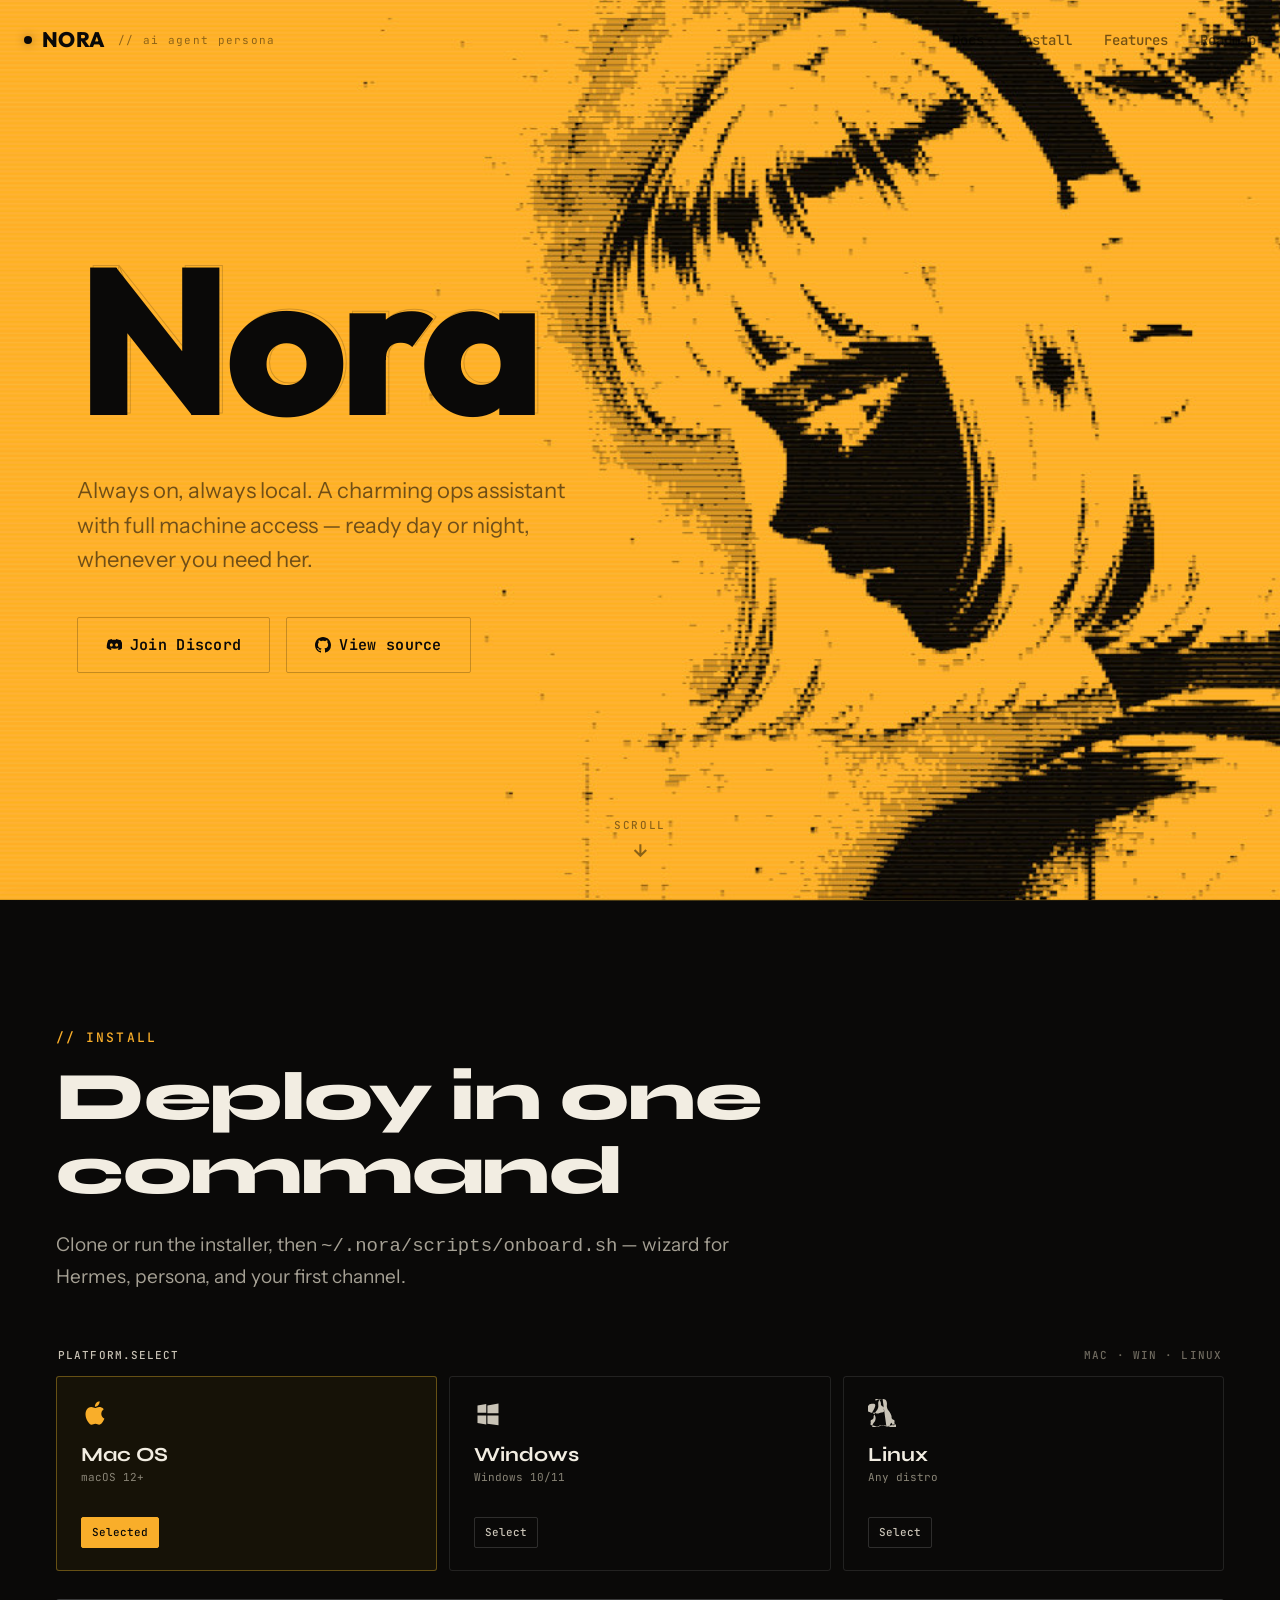
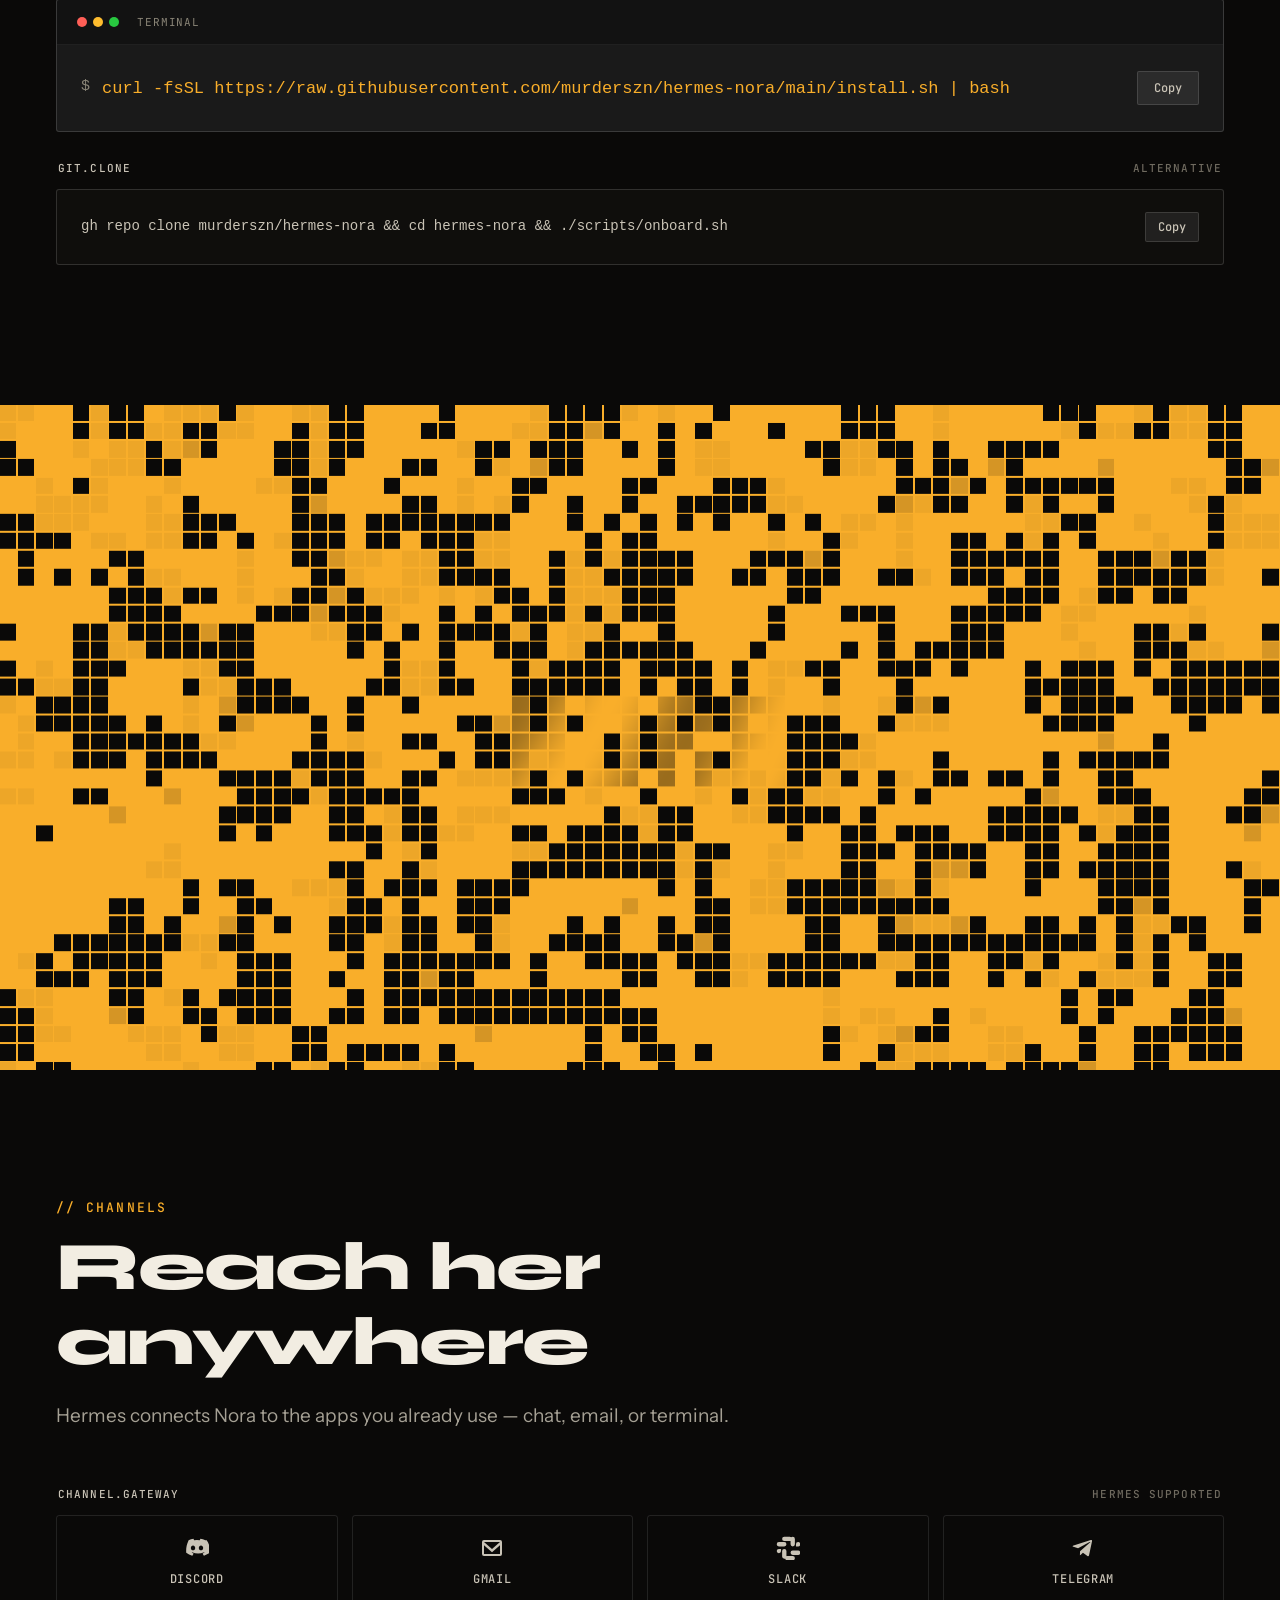
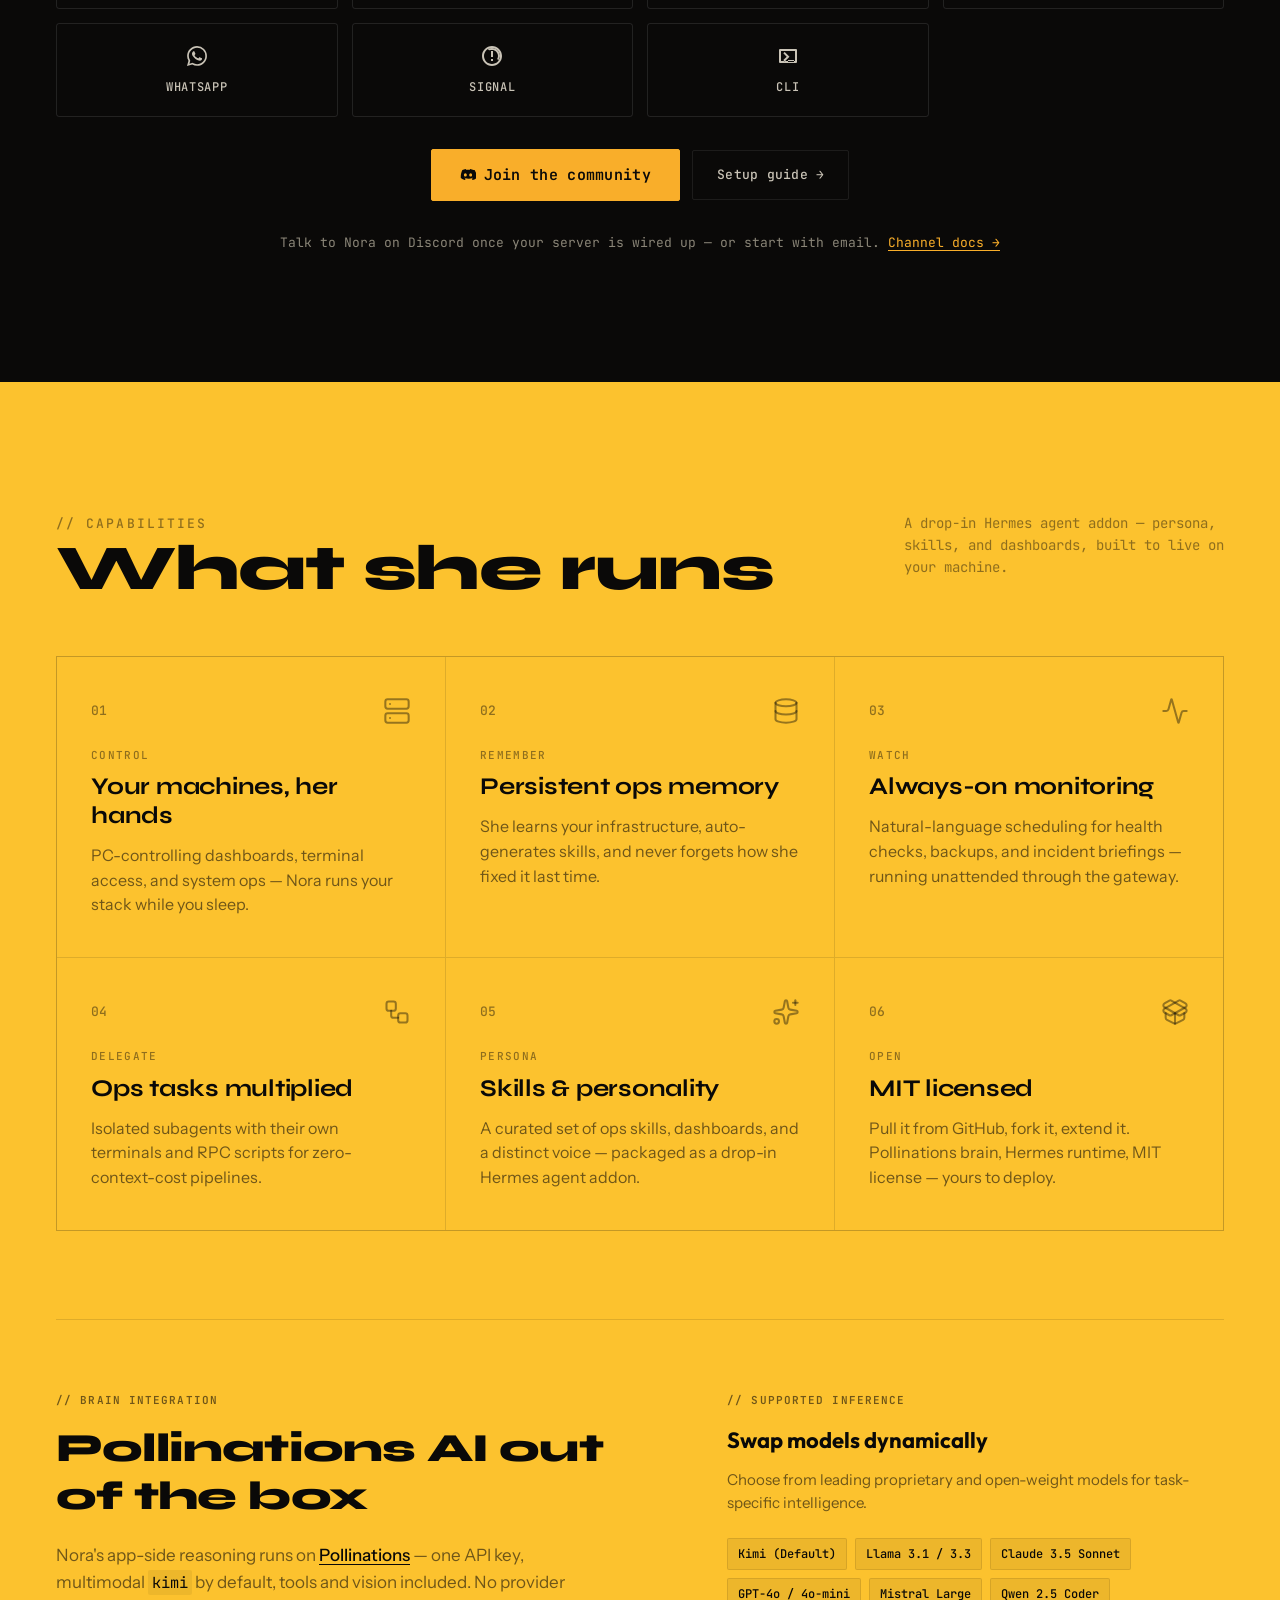
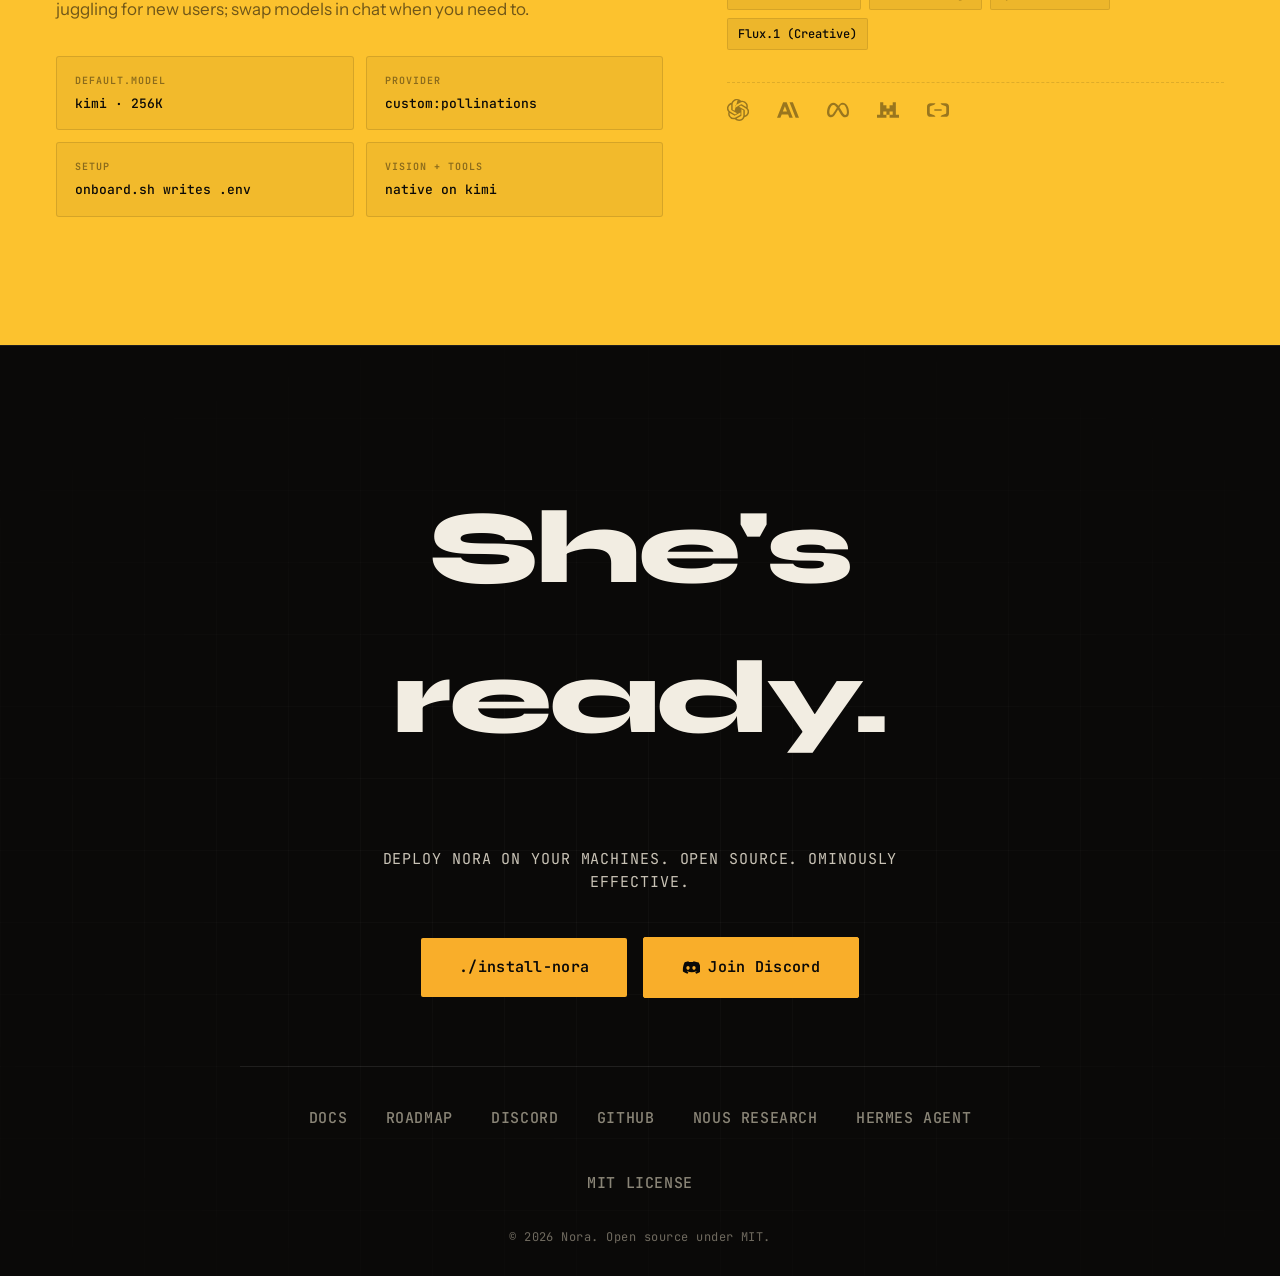
<file: website/index.html>
<!DOCTYPE html>
<html lang="en" id="top">
<head>
  <meta charset="UTF-8">
  <meta name="viewport" content="width=device-width, initial-scale=1.0">
  <title>Nora | Hermes Agent Ops Persona</title>
  <meta name="description" content="Nora — a charming, always-on Hermes agent persona with local machine access, ops tools, and skills. MIT licensed.">
  <meta name="keywords" content="Nora, Hermes Agent, AI agent, ops assistant, local AI, Nous Research, machine control, MIT open source">
  <meta name="author" content="Nora">
  <meta name="robots" content="index, follow">
  <meta name="theme-color" content="#fcc22e">
  <link rel="canonical" href="https://murderszn.github.io/hermes-nora/">
  <meta property="og:title" content="Nora | Hermes Agent Ops Persona">
  <meta property="og:description" content="Always on, always local. A charming ops assistant with full machine access — ready day or night.">
  <meta property="og:type" content="website">
  <meta property="og:url" content="https://murderszn.github.io/hermes-nora/">
  <meta property="og:site_name" content="Nora">
  <meta property="og:locale" content="en_US">
  <meta property="og:image" content="https://murderszn.github.io/hermes-nora/public/hero-bg.jpg">
  <meta name="twitter:card" content="summary_large_image">
  <meta name="twitter:title" content="Nora | Hermes Agent Ops Persona">
  <meta name="twitter:description" content="Always on, always local. A charming Hermes agent addon with full machine access. MIT licensed.">
  <meta name="twitter:image" content="https://murderszn.github.io/hermes-nora/public/hero-bg.jpg">
  <link rel="icon" href="public/favicon.svg" type="image/svg+xml">
  <link rel="apple-touch-icon" href="public/apple-touch-icon.png">
  <link rel="manifest" href="public/site.webmanifest">
  <link rel="preload" as="image" href="public/hero-bg.jpg">
  <link rel="preconnect" href="https://fonts.googleapis.com">
  <link rel="preconnect" href="https://fonts.gstatic.com" crossorigin>
  <link href="https://fonts.googleapis.com/css2?family=Instrument+Sans:wght@400;500;600;700&family=JetBrains+Mono:wght@400;500;600&family=Outfit:wght@700;800&family=Syne:wght@700;800&display=swap" rel="stylesheet">
  <link rel="stylesheet" href="styles.css?v=43">
  <script type="application/ld+json">
  {
    "@context": "https://schema.org",
    "@type": "SoftwareApplication",
    "name": "Nora",
    "applicationCategory": "DeveloperApplication",
    "operatingSystem": "macOS, Windows, Linux",
    "description": "A charming, always-on Hermes agent persona with local machine access, ops tools, and skills.",
    "url": "https://murderszn.github.io/hermes-nora/",
    "image": "https://murderszn.github.io/hermes-nora/public/hero-bg.jpg",
    "license": "https://opensource.org/licenses/MIT",
    "offers": { "@type": "Offer", "price": "0", "priceCurrency": "USD" }
  }
  </script>
</head>
<body>
  <svg xmlns="http://www.w3.org/2000/svg" style="display:none" aria-hidden="true">
    <symbol id="icon-discord" viewBox="0 0 24 24"><path fill="currentColor" d="M20.32 4.37a19.8 19.8 0 0 0-4.93-1.52.07.07 0 0 0-.07.04c-.21.38-.45.88-.62 1.27a18.3 18.3 0 0 0-5.5 0 12.6 12.6 0 0 0-.63-1.27.08.08 0 0 0-.07-.04 19.7 19.7 0 0 0-4.93 1.52.07.07 0 0 0-.03.03C1.45 8.55.98 12.58 1.21 16.57a.08.08 0 0 0 .03.06 19.9 19.9 0 0 0 5.99 3.03.08.08 0 0 0 .08-.03c.46-.63.87-1.3 1.22-2a.08.08 0 0 0-.04-.11 13.1 13.1 0 0 1-1.87-.9.08.08 0 0 1-.01-.13c.13-.1.26-.2.38-.3a.08.08 0 0 1 .08-.01c3.93 1.8 8.18 1.8 12.07 0a.08.08 0 0 1 .08.01c.12.1.25.2.38.3a.08.08 0 0 1-.01.12 12.3 12.3 0 0 1-1.88.91.08.08 0 0 0-.03.11c.35.7.76 1.36 1.22 2a.08.08 0 0 0 .08.03 19.8 19.8 0 0 0 6-3.03.08.08 0 0 0 .03-.06c.28-4.67-.76-8.6-3.16-12.17a.06.06 0 0 0-.03-.03zM8.02 14.33c-1.18 0-2.16-1.08-2.16-2.42 0-1.33.96-2.42 2.16-2.42 1.21 0 2.18 1.1 2.16 2.42 0 1.34-.96 2.42-2.16 2.42zm7.97 0c-1.18 0-2.16-1.08-2.16-2.42 0-1.33.96-2.42 2.16-2.42 1.21 0 2.18 1.1 2.16 2.42 0 1.34-.95 2.42-2.16 2.42z"/></symbol>
    <symbol id="icon-gmail" viewBox="0 0 24 24"><path fill="currentColor" d="M4 4h16a2 2 0 0 1 2 2v12a2 2 0 0 1-2 2H4a2 2 0 0 1-2-2V6a2 2 0 0 1 2-2zm0 2v.01L12 13l8-6.99V6H4zm16 12V9.25l-8 6.99-8-7V18h16z"/></symbol>
    <symbol id="icon-slack" viewBox="0 0 24 24"><path fill="currentColor" d="M5.04 15.12a2.16 2.16 0 0 1-2.16 2.16 2.16 2.16 0 0 1-2.16-2.16 2.16 2.16 0 0 1 2.16-2.16h2.16v2.16zm1.08 0a2.16 2.16 0 0 1 2.16-2.16 2.16 2.16 0 0 1 2.16 2.16v5.4a2.16 2.16 0 0 1-2.16 2.16 2.16 2.16 0 0 1-2.16-2.16v-5.4zM8.28 5.04a2.16 2.16 0 0 1-2.16-2.16A2.16 2.16 0 0 1 8.28.72h5.4a2.16 2.16 0 0 1 2.16 2.16 2.16 2.16 0 0 1-2.16 2.16H8.28zm0 1.08a2.16 2.16 0 0 1 2.16 2.16 2.16 2.16 0 0 1-2.16 2.16H2.88a2.16 2.16 0 0 1-2.16-2.16A2.16 2.16 0 0 1 2.88 6.12h5.4zm11.68 2.16a2.16 2.16 0 0 1 2.16-2.16 2.16 2.16 0 0 1 2.16 2.16 2.16 2.16 0 0 1-2.16 2.16h-2.16V8.28zm-1.08 0a2.16 2.16 0 0 1-2.16 2.16 2.16 2.16 0 0 1-2.16-2.16V2.88a2.16 2.16 0 0 1 2.16-2.16 2.16 2.16 0 0 1 2.16 2.16v5.4zm-2.16 11.68a2.16 2.16 0 0 1 2.16 2.16 2.16 2.16 0 0 1-2.16 2.16h-5.4a2.16 2.16 0 0 1-2.16-2.16 2.16 2.16 0 0 1 2.16-2.16h5.4zm0-1.08a2.16 2.16 0 0 1-2.16-2.16 2.16 2.16 0 0 1 2.16-2.16h5.4a2.16 2.16 0 0 1 2.16 2.16 2.16 2.16 0 0 1-2.16 2.16h-5.4z"/></symbol>
    <symbol id="icon-telegram" viewBox="0 0 24 24"><path fill="currentColor" d="M9.04 15.31 8.9 19.2c.46 0 .66-.2.9-.44l2.16-2.07 4.48 3.28c.82.45 1.4.21 1.6-.74l2.94-13.78h.01c.26-1.2-.43-1.67-1.2-1.38L2.6 9.44c-1.17.46-1.15 1.12-.2 1.42l4.66 1.46L18.6 6.1c.56-.37 1.07-.16.65.21"/></symbol>
    <symbol id="icon-whatsapp" viewBox="0 0 24 24"><path fill="currentColor" d="M12.04 2C6.58 2 2.13 6.45 2.13 11.91c0 1.75.46 3.45 1.33 4.95L2 22l5.25-1.38a9.9 9.9 0 0 0 4.79 1.22h.01c5.46 0 9.91-4.45 9.91-9.91 0-2.65-1.03-5.14-2.9-7.01A9.8 9.8 0 0 0 12.04 2zm0 18.16h-.01a8.2 8.2 0 0 1-4.16-1.14l-.3-.18-3.12.82.83-3.04-.2-.31a8.18 8.18 0 0 1-1.26-4.38c0-4.54 3.7-8.24 8.24-8.24 2.2 0 4.27.86 5.82 2.41a8.17 8.17 0 0 1 2.41 5.83c0 4.54-3.7 8.24-8.25 8.24zm4.52-6.16c-.25-.12-1.47-.72-1.69-.8-.23-.08-.39-.12-.56.12-.17.25-.64.8-.78.96-.14.17-.29.19-.54.06-.25-.12-1.05-.39-1.99-1.23-.74-.66-1.23-1.47-1.38-1.72-.14-.25-.02-.39.11-.51.11-.11.25-.29.37-.43.12-.14.17-.25.25-.41.08-.17.04-.31-.02-.43-.06-.12-.56-1.35-.77-1.84-.2-.48-.41-.42-.56-.43h-.48c-.17 0-.43.06-.66.31-.23.25-.87.85-.87 2.07 0 1.22.89 2.4 1.01 2.56.12.17 1.75 2.67 4.23 3.74.59.26 1.05.41 1.41.52.59.19 1.13.16 1.56.1.48-.07 1.47-.6 1.67-1.18.21-.58.21-1.07.14-1.18-.06-.1-.23-.16-.48-.28z"/></symbol>
    <symbol id="icon-signal" viewBox="0 0 24 24"><path fill="currentColor" d="M12 2C6.48 2 2 6.48 2 12s4.48 10 10 10 10-4.48 10-10S17.52 2 12 2zm0 18c-4.41 0-8-3.59-8-8s3.59-8 8-8 8 3.59 8 8-3.59 8-8 8zm-1-13h2v6h-2zm0 8h2v2h-2z"/><path fill="currentColor" d="M12 4c-1.5 0-2.9.45-4.07 1.23l1.14 1.14A6 6 0 0 1 12 6c3.31 0 6 2.69 6 6 0 1.09-.29 2.11-.8 3l1.13 1.13A7.96 7.96 0 0 0 20 12c0-4.41-3.59-8-8-8z"/></symbol>
    <symbol id="icon-cli" viewBox="0 0 24 24"><path fill="currentColor" d="M4 5h16a1 1 0 0 1 1 1v12a1 1 0 0 1-1 1H4a1 1 0 0 1-1-1V6a1 1 0 0 1 1-1zm1 2v10h14V7H5zm2.3 2.3 3.4 3.4-3.4 3.4 1.4 1.4 4.8-4.8-4.8-4.8-1.4 1.4zm4.7 6.7v2h6v-2h-6z"/></symbol>
    <!-- Capability icons: Lucide (ISC) https://lucide.dev -->
    <symbol id="icon-control" viewBox="0 0 24 24"><rect width="20" height="8" x="2" y="2" rx="2" ry="2"/><rect width="20" height="8" x="2" y="14" rx="2" ry="2"/><line x1="6" x2="6.01" y1="6" y2="6"/><line x1="6" x2="6.01" y1="18" y2="18"/></symbol>
    <symbol id="icon-remember" viewBox="0 0 24 24"><ellipse cx="12" cy="5" rx="9" ry="3"/><path d="M3 5V19A9 3 0 0 0 21 19V5"/><path d="M3 12A9 3 0 0 0 21 12"/></symbol>
    <symbol id="icon-watch" viewBox="0 0 24 24"><path d="M22 12h-2.48a2 2 0 0 0-1.93 1.46l-2.35 8.36a.25.25 0 0 1-.48 0L9.24 2.18a.25.25 0 0 0-.48 0l-2.35 8.36A2 2 0 0 1 4.49 12H2"/></symbol>
    <symbol id="icon-delegate" viewBox="0 0 24 24"><rect width="8" height="8" x="3" y="3" rx="2"/><path d="M7 11v4a2 2 0 0 0 2 2h4"/><rect width="8" height="8" x="13" y="13" rx="2"/></symbol>
    <symbol id="icon-persona" viewBox="0 0 24 24"><path d="M11.017 2.814a1 1 0 0 1 1.966 0l1.051 5.558a2 2 0 0 0 1.594 1.594l5.558 1.051a1 1 0 0 1 0 1.966l-5.558 1.051a2 2 0 0 0-1.594 1.594l-1.051 5.558a1 1 0 0 1-1.966 0l-1.051-5.558a2 2 0 0 0-1.594-1.594l-5.558-1.051a1 1 0 0 1 0-1.966l5.558-1.051a2 2 0 0 0 1.594-1.594z"/><path d="M20 2v4"/><path d="M22 4h-4"/><circle cx="4" cy="20" r="2"/></symbol>
    <symbol id="icon-open" viewBox="0 0 24 24"><path d="M12 22v-9"/><path d="M15.17 2.21a1.67 1.67 0 0 1 1.63 0L21 4.57a1.93 1.93 0 0 1 0 3.36L8.82 14.79a1.655 1.655 0 0 1-1.64 0L3 12.43a1.93 1.93 0 0 1 0-3.36z"/><path d="M20 13v3.87a2.06 2.06 0 0 1-1.11 1.83l-6 3.08a1.93 1.93 0 0 1-1.78 0l-6-3.08A2.06 2.06 0 0 1 4 16.87V13"/><path d="M21 12.43a1.93 1.93 0 0 0 0-3.36L8.83 2.2a1.64 1.64 0 0 0-1.63 0L3 4.57a1.93 1.93 0 0 0 0 3.36l12.18 6.86a1.636 1.636 0 0 0 1.63 0z"/></symbol>
    <symbol id="icon-openai" viewBox="0 0 16 16"><path fill="currentColor" d="M14.949 6.547a3.94 3.94 0 0 0-.348-3.273 4.11 4.11 0 0 0-4.4-1.934A4.1 4.1 0 0 0 8.423.2 4.15 4.15 0 0 0 6.305.086a4.1 4.1 0 0 0-1.891.948 4.04 4.04 0 0 0-1.158 1.753 4.1 4.1 0 0 0-1.563.679A4 4 0 0 0 .554 4.72a3.99 3.99 0 0 0 .502 4.731 3.94 3.94 0 0 0 .346 3.274 4.11 4.11 0 0 0 4.402 1.933c.382.425.852.764 1.377.995.526.231 1.095.35 1.67.346 1.78.002 3.358-1.132 3.901-2.804a4.1 4.1 0 0 0 1.563-.68 4 4 0 0 0 1.14-1.253 3.99 3.99 0 0 0-.506-4.716m-6.097 8.406a3.05 3.05 0 0 1-1.945-.694l.096-.054 3.23-1.838a.53.53 0 0 0 .265-.455v-4.49l1.366.778q.02.011.025.035v3.722c-.003 1.653-1.361 2.992-3.037 2.996m-6.53-2.75a2.95 2.95 0 0 1-.36-2.01l.095.057L5.29 12.09a.53.53 0 0 0 .527 0l3.949-2.246v1.555a.05.05 0 0 1-.022.041L6.473 13.3c-1.454.826-3.311.335-4.15-1.098m-.85-6.94A3.02 3.02 0 0 1 3.07 3.949v3.785a.51.51 0 0 0 .262.451l3.93 2.237-1.366.779a.05.05 0 0 1-.048 0L2.585 9.342a2.98 2.98 0 0 1-1.113-4.094zm11.216 2.571L8.747 5.576l1.362-.776a.05.05 0 0 1 .048 0l3.265 1.86a3 3 0 0 1 1.173 1.207 2.96 2.96 0 0 1-.27 3.2 3.05 3.05 0 0 1-1.36.997V8.279a.52.52 0 0 0-.276-.445m1.36-2.015-.097-.057-3.226-1.855a.53.53 0 0 0-.53 0L6.249 6.153V4.598a.04.04 0 0 1 .019-.04L9.533 2.7a3.07 3.07 0 0 1 3.257.139c.474.325.843.778 1.066 1.303.223.526.289 1.103.191 1.664zM5.503 8.575 4.139 7.8a.05.05 0 0 1-.026-.037V4.049c0-.57.166-1.127.476-1.607s.752-.864 1.275-1.105a3.08 3.08 0 0 1 1.848-.598z"/></symbol>
    <symbol id="icon-anthropic" viewBox="0 0 24 24"><path fill="currentColor" d="M17.3041 3.541h-3.6718l6.696 16.918H24Zm-10.6082 0L0 20.459h3.7442l1.3693-3.5527h7.0052l1.3693 3.5528h3.7442L10.5363 3.5409Zm-.3712 10.2232 2.2914-5.9456 2.2914 5.9456Z"/></symbol>
    <symbol id="icon-meta" viewBox="0 0 24 24"><path fill="currentColor" d="M6.915 4.03c-1.968 0-3.683 1.28-4.871 3.113C.704 9.208 0 11.883 0 14.449c0 .706.07 1.369.21 1.973a6.624 6.624 0 0 0 .265.86 5.297 5.297 0 0 0 .371.761c.696 1.159 1.818 1.927 3.593 1.927 1.497 0 2.633-.671 3.965-2.444.76-1.012 1.144-1.626 2.663-4.32l.756-1.339.186-.325c.061.1.121.196.183.3l2.152 3.595c.724 1.21 1.665 2.556 2.47 3.314 1.046.987 1.992 1.22 3.06 1.22 1.075 0 1.876-.355 2.455-.843a3.743 3.743 0 0 0 .81-.973c.542-.939.861-2.127.861-3.745 0-2.72-.681-5.357-2.084-7.45-1.282-1.912-2.957-2.93-4.716-2.93-1.047 0-2.088.467-3.053 1.308-.652.57-1.257 1.29-1.82 2.05-.69-.875-1.335-1.547-1.958-2.056-1.182-.966-2.315-1.303-3.454-1.303zm10.16 2.053c1.147 0 2.188.758 2.992 1.999 1.132 1.748 1.647 4.195 1.647 6.4 0 1.548-.368 2.9-1.839 2.9-.58 0-1.027-.23-1.664-1.004-.496-.601-1.343-1.878-2.832-4.358l-.617-1.028a44.908 44.908 0 0 0-1.255-1.98c.07-.109.141-.224.211-.327 1.12-1.667 2.118-2.602 3.358-2.602zm-10.201.553c1.265 0 2.058.791 2.675 1.446.307.327.737.871 1.234 1.579l-1.02 1.566c-.757 1.163-1.882 3.017-2.837 4.338-1.191 1.649-1.81 1.817-2.486 1.817-.524 0-1.038-.237-1.383-.794-.263-.426-.464-1.13-.464-2.046 0-2.221.63-4.535 1.66-6.088.454-.687.964-1.226 1.533-1.533a2.264 2.264 0 0 1 1.088-.285z"/></symbol>
    <symbol id="icon-mistral" viewBox="0 0 24 24"><path fill="currentColor" d="M17.143 3.429v3.428h-3.429v3.429h-3.428V6.857H6.857V3.43H3.43v13.714H0v3.428h10.286v-3.428H6.857v-3.429h3.429v3.429h3.429v-3.429h3.428v3.429h-3.428v3.428H24v-3.428h-3.43V3.429z"/></symbol>
    <symbol id="icon-alibaba" viewBox="0 0 24 24"><path fill="currentColor" d="M3.996 4.517h5.291L8.01 6.324 4.153 7.506a1.668 1.668 0 0 0-1.165 1.601v5.786a1.668 1.668 0 0 0 1.165 1.6l3.857 1.183 1.277 1.807H3.996A3.996 3.996 0 0 1 0 15.487V8.513a3.996 3.996 0 0 1 3.996-3.996m16.008 0h-5.291l1.277 1.807 3.857 1.182c.715.227 1.17.889 1.165 1.601v5.786a1.668 1.668 0 0 1-1.165 1.6l-3.857 1.183-1.277 1.807h5.291A3.996 3.996 0 0 0 24 15.487V8.513a3.996 3.996 0 0 0-3.996-3.996m-4.007 8.345H8.002v-1.804h7.995Z"/></symbol>
  </svg>

  <a href="#install" class="skip-link">Skip to install</a>

  <div class="scroll-progress" id="scroll-progress" aria-hidden="true"></div>

  <nav class="nav" id="nav">
    <a href="#top" class="nav-logo" aria-label="Nora — back to top">
      <span class="nav-logo-dot" aria-hidden="true"></span>
      <span class="nav-logo-text">NORA</span>
      <span class="nav-logo-sub">// ai agent persona</span>
    </a>
    <div class="nav-links">
      <a href="docs.html">Docs</a>
      <a href="#install" data-scroll-target="install">Install</a>
      <a href="#features" data-scroll-target="features">Features</a>
      <a href="roadmap.html">Roadmap</a>
    </div>
  </nav>

  <div class="scroll-spacer" id="scroll-spacer" aria-hidden="true"></div>

  <div class="overlay" id="overlay">
    <div class="overlay-bg" id="overlay-bg" aria-hidden="true"></div>
    <header class="hero">
      <div class="hero-content">
        <h1 class="hero-title">
          <span class="hero-title-ghost" aria-hidden="true">Nora</span>
          <span class="hero-title-text">Nora</span>
        </h1>
        <p class="hero-tagline">
          Always on, always local. A charming ops assistant with full
          machine access — ready day or night, whenever you need her.
        </p>
        <div class="hero-actions">
          <a href="#" data-discord-link class="btn btn-hero-outline btn-mono" target="_blank" rel="noopener">
            <svg width="16" height="16" fill="currentColor" aria-hidden="true"><use href="#icon-discord"/></svg>
            Join Discord
          </a>
          <a href="https://github.com/murderszn/hermes-nora" class="btn btn-hero-outline btn-mono" target="_blank" rel="noopener">
            <svg width="16" height="16" viewBox="0 0 24 24" fill="currentColor" aria-hidden="true"><path d="M12 0C5.37 0 0 5.37 0 12c0 5.31 3.435 9.795 8.205 11.385.6.105.825-.255.825-.57 0-.285-.015-1.23-.015-2.235-3.015.555-3.795-.735-4.035-1.41-.135-.345-.72-1.41-1.23-1.695-.42-.225-1.02-.78-.015-.795.945-.015 1.62.87 1.845 1.23 1.08 1.815 2.805 1.305 3.495.99.105-.78.42-1.305.765-1.605-2.67-.3-5.46-1.335-5.46-5.925 0-1.305.465-2.385 1.23-3.225-.12-.3-.54-1.53.12-3.18 0 0 1.005-.315 3.3 1.23.96-.27 1.98-.405 3-.405s2.04.135 3 .405c2.295-1.56 3.3-1.23 3.3-1.23.66 1.65.24 2.88.12 3.18.765.84 1.23 1.905 1.23 3.225 0 4.605-2.805 5.625-5.475 5.925.435.375.81 1.095.81 2.22 0 1.605-.015 2.895-.015 3.3 0 .315.225.69.825.57A12.02 12.02 0 0024 12c0-6.63-5.37-12-12-12z"/></svg>
            View source
          </a>
        </div>
      </div>
    </header>

    <button class="scroll-cue" id="scroll-cue" aria-label="Scroll to install">
      <span class="scroll-cue-text">Scroll</span>
      <svg class="scroll-cue-arrow" width="20" height="20" viewBox="0 0 24 24" fill="none" stroke="currentColor" stroke-width="2.5" aria-hidden="true"><path d="M12 5v14M5 12l7 7 7-7"/></svg>
    </button>

    <div class="overlay-edge" aria-hidden="true"></div>
  </div>

  <main class="under-page" id="under-page">
    <section id="install" class="install">
      <div class="install-inner reveal-on-scroll">
        <header class="install-header">
          <div class="section-label">// INSTALL</div>
          <h2 class="section-title">Deploy in one command</h2>
          <p class="section-desc">Clone or run the installer, then <code class="docs-inline-code">~/.nora/scripts/onboard.sh</code> — wizard for Hermes, persona, and your first channel.</p>
        </header>

        <div class="install-stack">
          <div class="install-group">
            <div class="install-group-label">
              <span>platform.select</span>
              <span>mac · win · linux</span>
            </div>
            <div class="platform-list" role="radiogroup" aria-label="Choose your platform">
          <article class="platform-card active" data-platform="mac" role="radio" aria-checked="true" tabindex="0">
            <div class="platform-icon">
              <svg viewBox="0 0 24 24" fill="currentColor" aria-hidden="true"><path d="M18.71 19.5c-.83 1.24-1.71 2.45-3.05 2.47-1.34.03-1.77-.79-3.29-.79-1.53 0-2 .77-3.27.82-1.31.05-2.3-1.32-3.14-2.53C4.25 17 2.94 12.45 4.7 9.39c.87-1.52 2.43-2.48 4.12-2.51 1.28-.02 2.5.87 3.29.87.78 0 2.26-1.07 3.8-.91.65.03 2.47.26 3.64 1.98-.09.06-2.17 1.28-2.15 3.81.03 3.02 2.65 4.03 2.68 4.04-.03.07-.42 1.44-1.38 2.83M13 3.5c.73-.83 1.94-1.46 2.94-1.5.13 1.17-.34 2.35-1.04 3.19-.69.85-1.83 1.51-2.95 1.42-.15-1.15.41-2.35 1.05-3.11z"/></svg>
            </div>
                <div class="platform-card-main">
                  <h3>Mac OS</h3>
                  <span class="platform-meta">macOS 12+</span>
                </div>
                <span class="platform-select" aria-pressed="true">Selected</span>
              </article>

              <article class="platform-card" data-platform="windows" role="radio" aria-checked="false" tabindex="0">
            <div class="platform-icon">
              <svg viewBox="0 0 24 24" fill="currentColor" aria-hidden="true"><path d="M3 5.5L10.5 4.2v7.6H3V5.5zm8.5 0L21 3.8v8.4h-9.5V5.5zM3 14.2h7.5v7.6L3 20.5V14.2zm8.5 0H21v8.4l-9.5-1.4V14.2z"/></svg>
            </div>
                <div class="platform-card-main">
                  <h3>Windows</h3>
                  <span class="platform-meta">Windows 10/11</span>
                </div>
                <span class="platform-select" aria-pressed="false">Select</span>
              </article>

              <article class="platform-card" data-platform="linux" role="radio" aria-checked="false" tabindex="0">
            <div class="platform-icon">
              <svg viewBox="0 0 24 24" fill="currentColor" aria-hidden="true"><path d="M12.504 0c-.155 0-.315.008-.48.021-4.226.333-3.105 4.807-3.17 6.298-.076 1.092-.3 1.953-1.05 3.02-.885 1.051-2.127 2.75-2.716 4.521-.278.832-.41 1.684-.287 2.489a.424.424 0 00-.11.135c-.26.268-.45.6-.663.839-.199.199-.485.267-.797.4-.313.136-.658.269-.864.68-.09.189-.136.394-.132.602 0 .199.027.4.055.536.058.399.116.728.04.97-.249.68-.28 1.145-.106 1.484.174.334.535.47.94.601.81.2 1.91.135 2.774.6.926.466 1.866.67 2.616.47.526-.116.97-.464 1.208-.946.587-.003 1.23-.269 2.26-.334.699-.058 1.574.27 2.14.501a2.47 2.47 0 00.66.217c.8.19 1.365.764 1.552 1.64.15.694.096 1.419-.044 2.06-.073.328-.17.675-.283.962-.113.287-.246.536-.38.715-.476.719-1.165 1.13-1.9 1.378-.733.248-1.55.343-2.387.343-1.637 0-3.338-.49-4.747-1.388-1.41-.898-2.458-2.188-2.85-3.643-.22-.853-.19-1.758.056-2.612.246-.854.686-1.638 1.24-2.312-.003-.003-.003-.006-.003-.009 0-.003 0-.006.003-.009.554-.674.994-1.458 1.24-2.312.246-.854.276-1.759.056-2.612-.392-1.455-1.44-2.745-2.85-3.643C7.838 4.49 6.137 4 4.5 4c-.837 0-1.654.095-2.387.343-.735.248-1.424.659-1.9 1.378-.134.179-.267.428-.38.715-.113.287-.21.634-.283.962-.14.641-.194 1.366-.044 2.06.187.876.752 1.45 1.552 1.64.22.052.45.12.66.217.566.231 1.441.559 2.14.501 1.03-.065 1.673-.331 2.26-.334.238.482.682.83 1.208.946.75.2 1.69-.004 2.616-.47.864-.465 1.964-.4 2.774-.6.405-.131.766-.267.94-.601.174-.339.143-.804-.106-1.484-.076-.242-.018-.571.04-.97.028-.136.055-.337.055-.536-.004-.208-.042-.413-.132-.602-.206-.411-.551-.544-.864-.68-.312-.133-.598-.201-.797-.4-.213-.239-.403-.571-.663-.839a.424.424 0 00-.11-.135c.123-.805-.009-1.657-.287-2.489-.589-1.771-1.831-3.47-2.716-4.521-.75-1.067-.974-1.928-1.05-3.02C5.405 4.807 6.526.333 10.752.021 10.917.008 11.077 0 11.232 0h1.272c.155 0 .315.008.48.021 4.226.333 3.105 4.807 3.17 6.298.076 1.092.3 1.953 1.05 3.02.885 1.051 2.127 2.75 2.716 4.521.278.832.41 1.684.287 2.489a.424.424 0 00.11.135c.26.268.45.6.663.839.199.199.485.267.797.4.313.136.658.269.864.68.09.189.136.394.132.602 0 .199-.027.4-.055.536-.058.399-.116.728-.04.97.249.68.28 1.145.106 1.484-.174.334-.535.47-.94.601-.81.2-1.91.135-2.774.6-.926.466-1.866.67-2.616.47-.526-.116-.97-.464-1.208-.946-.587-.003-1.23-.269-2.26-.334-.699-.058-1.574.27-2.14.501a2.47 2.47 0 00-.66.217c-.8.19-1.365.764-1.552 1.64-.15.694-.096 1.419.044 2.06.073.328.17.675.283.962.113.287.246.536.38.715.476.719 1.165 1.13 1.9 1.378.733.248 1.55.343 2.387.343 1.637 0 3.338-.49 4.747-1.388 1.41-.898 2.458-2.188 2.85-3.643.22-.853.19-1.758-.056-2.612-.246-.854-.686-1.638-1.24-2.312.003.003.003.006.003.009 0 .003 0 .006-.003.009-.554.674-.994 1.458-1.24 2.312-.246.854-.276 1.759-.056 2.612.392 1.455 1.44 2.745 2.85 3.643 1.409.898 3.11 1.388 4.747 1.388.837 0 1.654-.095 2.387-.343.735-.248 1.424-.659 1.9-1.378.134-.179.267-.428.38-.715.113-.287.21-.634.283-.962.14-.641.194-1.366.044-2.06-.187-.876-.752-1.45-1.552-1.64a2.47 2.47 0 00-.66-.217c-.566-.231-1.441-.559-2.14-.501-1.03.065-1.673.331-2.26.334-.238-.482-.682-.83-1.208-.946-.75-.2-1.69.004-2.616.47-.864.465-1.964.4-2.774.6-.405.131-.766.267-.94.601-.174.339-.143.804.106 1.484.076.242.018.571-.04.97-.028.136-.055.337-.055.536.004.208.042.413.132.602.206.411.551.544.864.68.312.133.598.201.797.4.213.239.403.571.663.839a.424.424 0 00.11.135c-.123.805.009 1.657.287 2.489.589 1.771 1.831 3.47 2.716 4.521.75 1.067.974 1.928 1.05 3.02.065 1.491-1.056 5.965-3.17 6.298-.165.013-.325.021-.48.021h-1.272z"/></svg>
            </div>
                <div class="platform-card-main">
                  <h3>Linux</h3>
                  <span class="platform-meta">Any distro</span>
                </div>
                <span class="platform-select" aria-pressed="false">Select</span>
              </article>
            </div>
          </div>

        <div class="terminal-block">
          <div class="terminal-header">
            <span class="terminal-dot"></span>
            <span class="terminal-dot"></span>
            <span class="terminal-dot"></span>
            <span class="terminal-label">Terminal</span>
          </div>
          <div class="terminal-body">
            <div class="command-panel active" id="cmd-mac">
              <div class="command-line">
                <span class="prompt" aria-hidden="true">$</span>
                <code class="install-command">curl -fsSL https://raw.githubusercontent.com/murderszn/hermes-nora/main/install.sh | bash</code>
              </div>
              <button class="copy-btn" data-copy="curl -fsSL https://raw.githubusercontent.com/murderszn/hermes-nora/main/install.sh | bash" aria-label="Copy command">
                <span class="copy-text" aria-live="polite">Copy</span>
              </button>
            </div>
            <div class="command-panel" id="cmd-windows">
              <div class="command-line">
                <span class="prompt" aria-hidden="true">PS&gt;</span>
                <code class="install-command">irm https://raw.githubusercontent.com/murderszn/hermes-nora/main/install.ps1 | iex</code>
              </div>
              <button class="copy-btn" data-copy="irm https://raw.githubusercontent.com/murderszn/hermes-nora/main/install.ps1 | iex" aria-label="Copy command">
                <span class="copy-text" aria-live="polite">Copy</span>
              </button>
            </div>
            <div class="command-panel" id="cmd-linux">
              <div class="command-line">
                <span class="prompt" aria-hidden="true">$</span>
                <code class="install-command">curl -fsSL https://raw.githubusercontent.com/murderszn/hermes-nora/main/install.sh | bash</code>
              </div>
              <button class="copy-btn" data-copy="curl -fsSL https://raw.githubusercontent.com/murderszn/hermes-nora/main/install.sh | bash" aria-label="Copy command">
                <span class="copy-text" aria-live="polite">Copy</span>
              </button>
            </div>
          </div>
        </div>

          <div class="install-group">
            <div class="install-group-label">
              <span>git.clone</span>
              <span>alternative</span>
            </div>
            <div class="gh-command">
              <code>gh repo clone murderszn/hermes-nora && cd hermes-nora && ./scripts/onboard.sh</code>
              <button class="copy-btn copy-btn-sm" data-copy="gh repo clone murderszn/hermes-nora && cd hermes-nora && ./scripts/onboard.sh" aria-label="Copy command">
                <span class="copy-text" aria-live="polite">Copy</span>
              </button>
            </div>
          </div>
        </div>
      </div>
    </section>

    <div class="shader-banner" aria-hidden="true">
      <canvas class="shader-banner-canvas"></canvas>
    </div>

    <section id="channels" class="channels">
      <div class="channels-inner reveal-on-scroll">
        <header class="channels-header">
          <div class="section-label">// CHANNELS</div>
          <h2 class="section-title section-title--channels">Reach her anywhere</h2>
          <p class="section-desc section-desc--channels">Hermes connects Nora to the apps you already use — chat, email, or terminal.</p>
        </header>

        <div class="channels-body">
          <div class="install-group-label channels-group-label">
            <span>channel.gateway</span>
            <span>hermes supported</span>
          </div>

          <div class="channel-grid" role="list">
            <a href="#" data-discord-link class="channel-item channel-item--link" role="listitem" target="_blank" rel="noopener" aria-label="Join Nora on Discord">
              <svg class="channel-icon" width="20" height="20" aria-hidden="true"><use href="#icon-discord"/></svg>
              <span class="channel-name">Discord</span>
            </a>
            <div class="channel-item" role="listitem">
              <svg class="channel-icon" width="20" height="20" aria-hidden="true"><use href="#icon-gmail"/></svg>
              <span class="channel-name">Gmail</span>
            </div>
            <div class="channel-item" role="listitem">
              <svg class="channel-icon" width="20" height="20" aria-hidden="true"><use href="#icon-slack"/></svg>
              <span class="channel-name">Slack</span>
            </div>
            <div class="channel-item" role="listitem">
              <svg class="channel-icon" width="20" height="20" aria-hidden="true"><use href="#icon-telegram"/></svg>
              <span class="channel-name">Telegram</span>
            </div>
            <div class="channel-item" role="listitem">
              <svg class="channel-icon" width="20" height="20" aria-hidden="true"><use href="#icon-whatsapp"/></svg>
              <span class="channel-name">WhatsApp</span>
            </div>
            <div class="channel-item" role="listitem">
              <svg class="channel-icon" width="20" height="20" aria-hidden="true"><use href="#icon-signal"/></svg>
              <span class="channel-name">Signal</span>
            </div>
            <div class="channel-item" role="listitem">
              <svg class="channel-icon" width="20" height="20" aria-hidden="true"><use href="#icon-cli"/></svg>
              <span class="channel-name">CLI</span>
            </div>
          </div>

          <div class="channels-actions">
            <a href="#" data-discord-link class="btn btn-discord btn-mono" target="_blank" rel="noopener">
              <svg width="16" height="16" fill="currentColor" aria-hidden="true"><use href="#icon-discord"/></svg>
              Join the community
            </a>
            <a href="docs.html#channels" class="btn btn-discord-ghost btn-mono">Setup guide →</a>
          </div>
        </div>

        <p class="channels-note">Talk to Nora on Discord once your server is wired up — or start with email. <a href="docs.html#channels">Channel docs →</a></p>
      </div>
    </section>

    <section id="features" class="features">
      <div class="features-header reveal-on-scroll">
        <div class="features-header-main">
          <span class="section-label section-label--dark">// CAPABILITIES</span>
          <h2 class="features-title features-title--header">What she runs</h2>
        </div>
        <p class="features-header-aside">A drop-in Hermes agent addon — persona, skills, and dashboards, built to live on your machine.</p>
      </div>

      <div class="feature-grid">
        <article class="feature-card reveal-on-scroll">
          <div class="feature-card-head">
            <span class="feature-num">01</span>
            <svg class="feature-icon" viewBox="0 0 24 24" aria-hidden="true"><use href="#icon-control"/></svg>
          </div>
          <span class="feature-tag">CONTROL</span>
          <h3 class="feature-headline">Your machines, her hands</h3>
          <p class="feature-desc">PC-controlling dashboards, terminal access, and system ops — Nora runs your stack while you sleep.</p>
        </article>

        <article class="feature-card reveal-on-scroll">
          <div class="feature-card-head">
            <span class="feature-num">02</span>
            <svg class="feature-icon" viewBox="0 0 24 24" aria-hidden="true"><use href="#icon-remember"/></svg>
          </div>
          <span class="feature-tag">REMEMBER</span>
          <h3 class="feature-headline">Persistent ops memory</h3>
          <p class="feature-desc">She learns your infrastructure, auto-generates skills, and never forgets how she fixed it last time.</p>
        </article>

        <article class="feature-card reveal-on-scroll">
          <div class="feature-card-head">
            <span class="feature-num">03</span>
            <svg class="feature-icon" viewBox="0 0 24 24" aria-hidden="true"><use href="#icon-watch"/></svg>
          </div>
          <span class="feature-tag">WATCH</span>
          <h3 class="feature-headline">Always-on monitoring</h3>
          <p class="feature-desc">Natural-language scheduling for health checks, backups, and incident briefings — running unattended through the gateway.</p>
        </article>

        <article class="feature-card reveal-on-scroll">
          <div class="feature-card-head">
            <span class="feature-num">04</span>
            <svg class="feature-icon" viewBox="0 0 24 24" aria-hidden="true"><use href="#icon-delegate"/></svg>
          </div>
          <span class="feature-tag">DELEGATE</span>
          <h3 class="feature-headline">Ops tasks multiplied</h3>
          <p class="feature-desc">Isolated subagents with their own terminals and RPC scripts for zero-context-cost pipelines.</p>
        </article>

        <article class="feature-card reveal-on-scroll">
          <div class="feature-card-head">
            <span class="feature-num">05</span>
            <svg class="feature-icon" viewBox="0 0 24 24" aria-hidden="true"><use href="#icon-persona"/></svg>
          </div>
          <span class="feature-tag">PERSONA</span>
          <h3 class="feature-headline">Skills & personality</h3>
          <p class="feature-desc">A curated set of ops skills, dashboards, and a distinct voice — packaged as a drop-in Hermes agent addon.</p>
        </article>

        <article class="feature-card reveal-on-scroll">
          <div class="feature-card-head">
            <span class="feature-num">06</span>
            <svg class="feature-icon" viewBox="0 0 24 24" aria-hidden="true"><use href="#icon-open"/></svg>
          </div>
          <span class="feature-tag">OPEN</span>
          <h3 class="feature-headline">MIT licensed</h3>
          <p class="feature-desc">Pull it from GitHub, fork it, extend it. Pollinations brain, Hermes runtime, MIT license — yours to deploy.</p>
        </article>
      </div>

      <div class="features-brain reveal-on-scroll">
        <div class="features-brain-info">
          <span class="brain-merge-tag">// BRAIN INTEGRATION</span>
          <h3 class="features-brain-title">Pollinations AI out of the box</h3>
          <p class="features-brain-desc">
            Nora's app-side reasoning runs on <a href="https://enter.pollinations.ai" target="_blank" rel="noopener">Pollinations</a> —
            one API key, multimodal <code class="inline-code">kimi</code> by default, tools and vision included.
            No provider juggling for new users; swap models in chat when you need to.
          </p>
          <div class="features-brain-meta" role="list">
            <div class="brain-meta-item" role="listitem">
              <span class="meta-label">default.model</span>
              <span class="meta-value">kimi · 256K</span>
            </div>
            <div class="brain-meta-item" role="listitem">
              <span class="meta-label">provider</span>
              <span class="meta-value">custom:pollinations</span>
            </div>
            <div class="brain-meta-item" role="listitem">
              <span class="meta-label">setup</span>
              <span class="meta-value">onboard.sh writes .env</span>
            </div>
            <div class="brain-meta-item" role="listitem">
              <span class="meta-label">vision + tools</span>
              <span class="meta-value">native on kimi</span>
            </div>
          </div>
        </div>

        <div class="features-brain-models">
          <span class="brain-merge-tag">// SUPPORTED INFERENCE</span>
          <h4 class="models-title">Swap models dynamically</h4>
          <p class="models-desc">Choose from leading proprietary and open-weight models for task-specific intelligence.</p>
          <div class="models-list">
            <span class="model-badge">Kimi (Default)</span>
            <span class="model-badge">Llama 3.1 / 3.3</span>
            <span class="model-badge">Claude 3.5 Sonnet</span>
            <span class="model-badge">GPT-4o / 4o-mini</span>
            <span class="model-badge">Mistral Large</span>
            <span class="model-badge">Qwen 2.5 Coder</span>
            <span class="model-badge">Flux.1 (Creative)</span>
          </div>
          <div class="provider-logos" aria-label="Supported model providers">
            <svg class="provider-logo" viewBox="0 0 16 16" title="OpenAI" aria-label="OpenAI"><use href="#icon-openai"/></svg>
            <svg class="provider-logo" viewBox="0 0 24 24" title="Anthropic" aria-label="Anthropic"><use href="#icon-anthropic"/></svg>
            <svg class="provider-logo" viewBox="0 0 24 24" title="Meta Llama" aria-label="Meta Llama"><use href="#icon-meta"/></svg>
            <svg class="provider-logo" viewBox="0 0 24 24" title="Mistral AI" aria-label="Mistral AI"><use href="#icon-mistral"/></svg>
            <svg class="provider-logo" viewBox="0 0 24 24" title="Alibaba Cloud (Qwen)" aria-label="Alibaba Cloud"><use href="#icon-alibaba"/></svg>
          </div>
        </div>
      </div>
    </section>

    <footer class="footer reveal-on-scroll">
      <div class="footer-scene">
        <div class="footer-inner">
          <h2 class="footer-headline">She's ready.</h2>
          <p class="footer-tagline">Deploy Nora on your machines. Open source. Ominously effective.</p>
          <div class="footer-actions">
            <a href="#install" class="btn btn-primary btn-lg btn-mono" data-scroll-target="install">./install-nora</a>
            <a href="#" data-discord-link class="btn btn-discord btn-lg btn-mono" target="_blank" rel="noopener">
              <svg width="18" height="18" fill="currentColor" aria-hidden="true"><use href="#icon-discord"/></svg>
              Join Discord
            </a>
          </div>
          <nav class="footer-links" aria-label="Footer">
            <a href="docs.html">Docs</a>
            <a href="roadmap.html">Roadmap</a>
            <a href="#" data-discord-link target="_blank" rel="noopener">Discord</a>
            <a href="https://github.com/murderszn/hermes-nora" target="_blank" rel="noopener">GitHub</a>
            <a href="https://nousresearch.com" target="_blank" rel="noopener">Nous Research</a>
            <a href="https://hermes-agent.nousresearch.com" target="_blank" rel="noopener">Hermes Agent</a>
            <a href="https://github.com/murderszn/hermes-nora/blob/main/LICENSE" target="_blank" rel="noopener">MIT License</a>
          </nav>
        </div>
        <p class="footer-copy">© 2026 Nora. Open source under MIT.</p>
      </div>
    </footer>
  </main>

  <script src="site-links.js"></script>
  <script src="shader-banner.js"></script>
  <script src="main.js"></script>
</body>
</html>
</file>
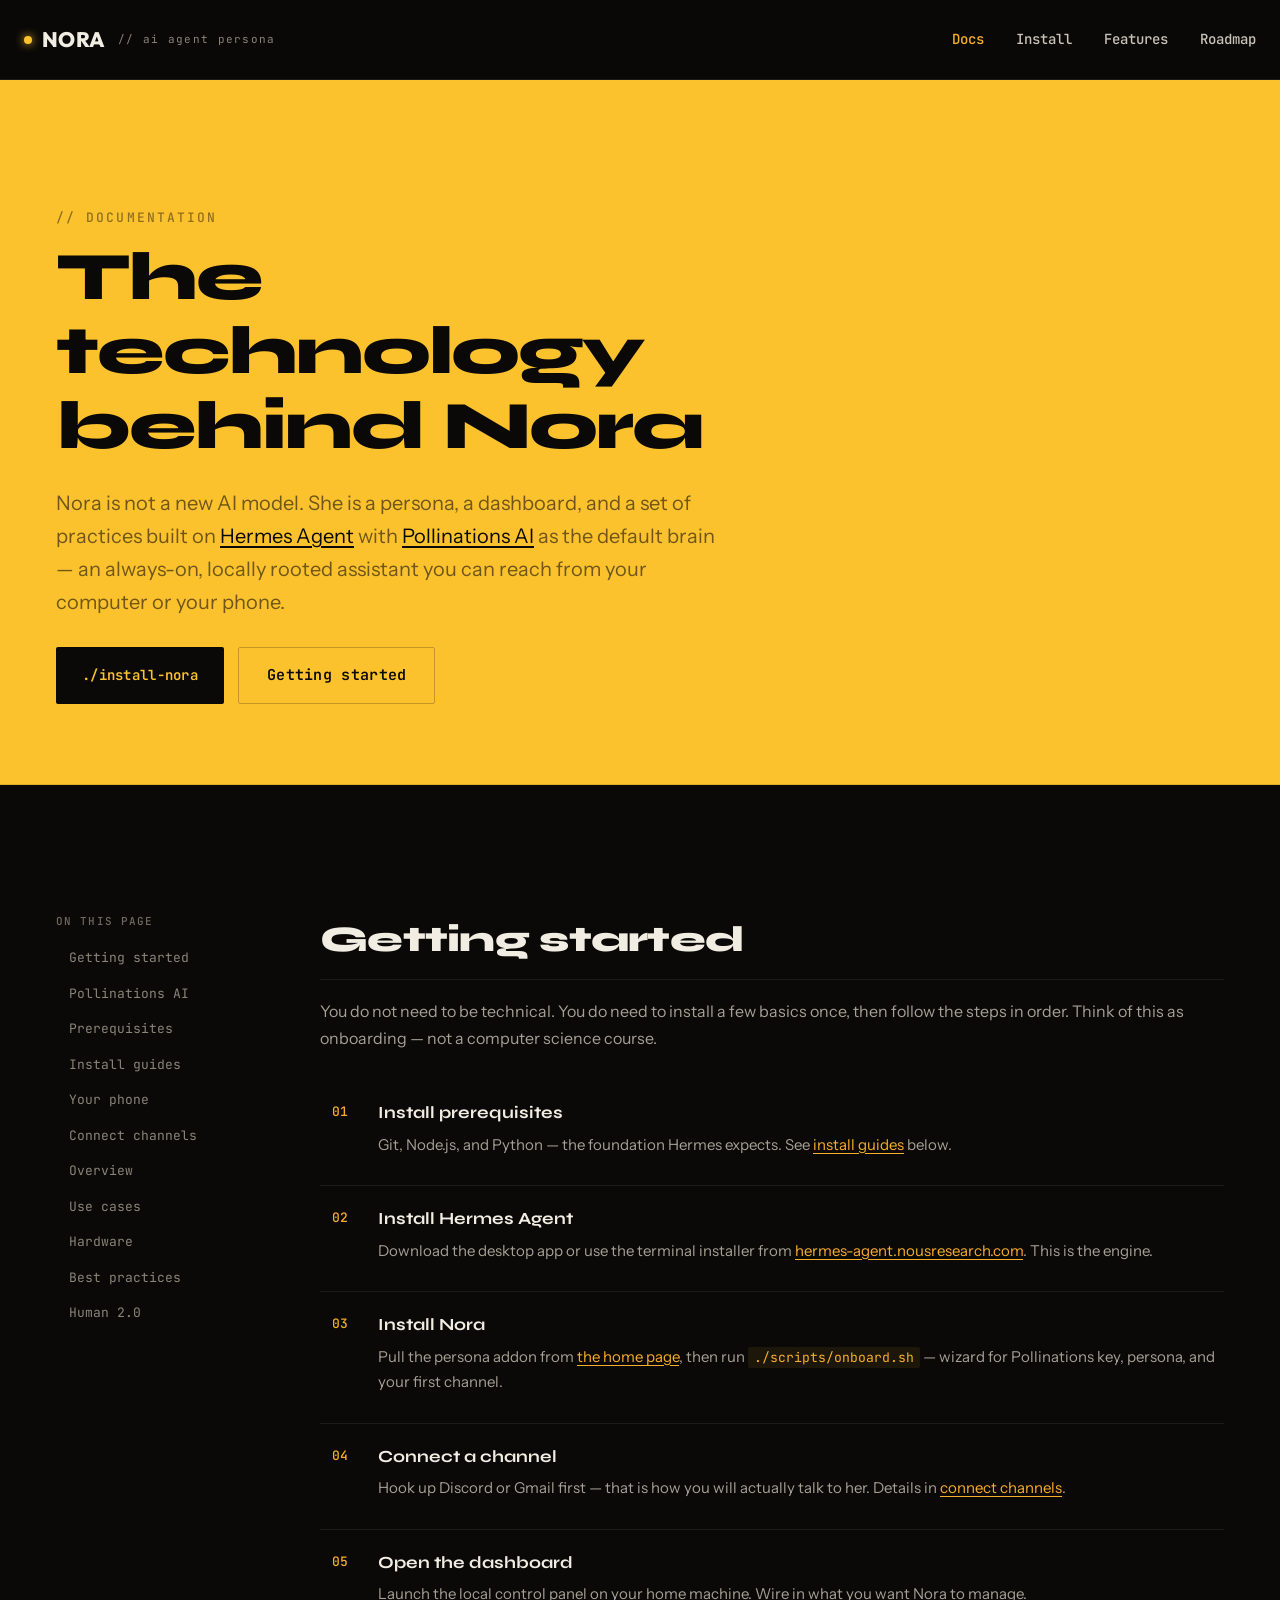
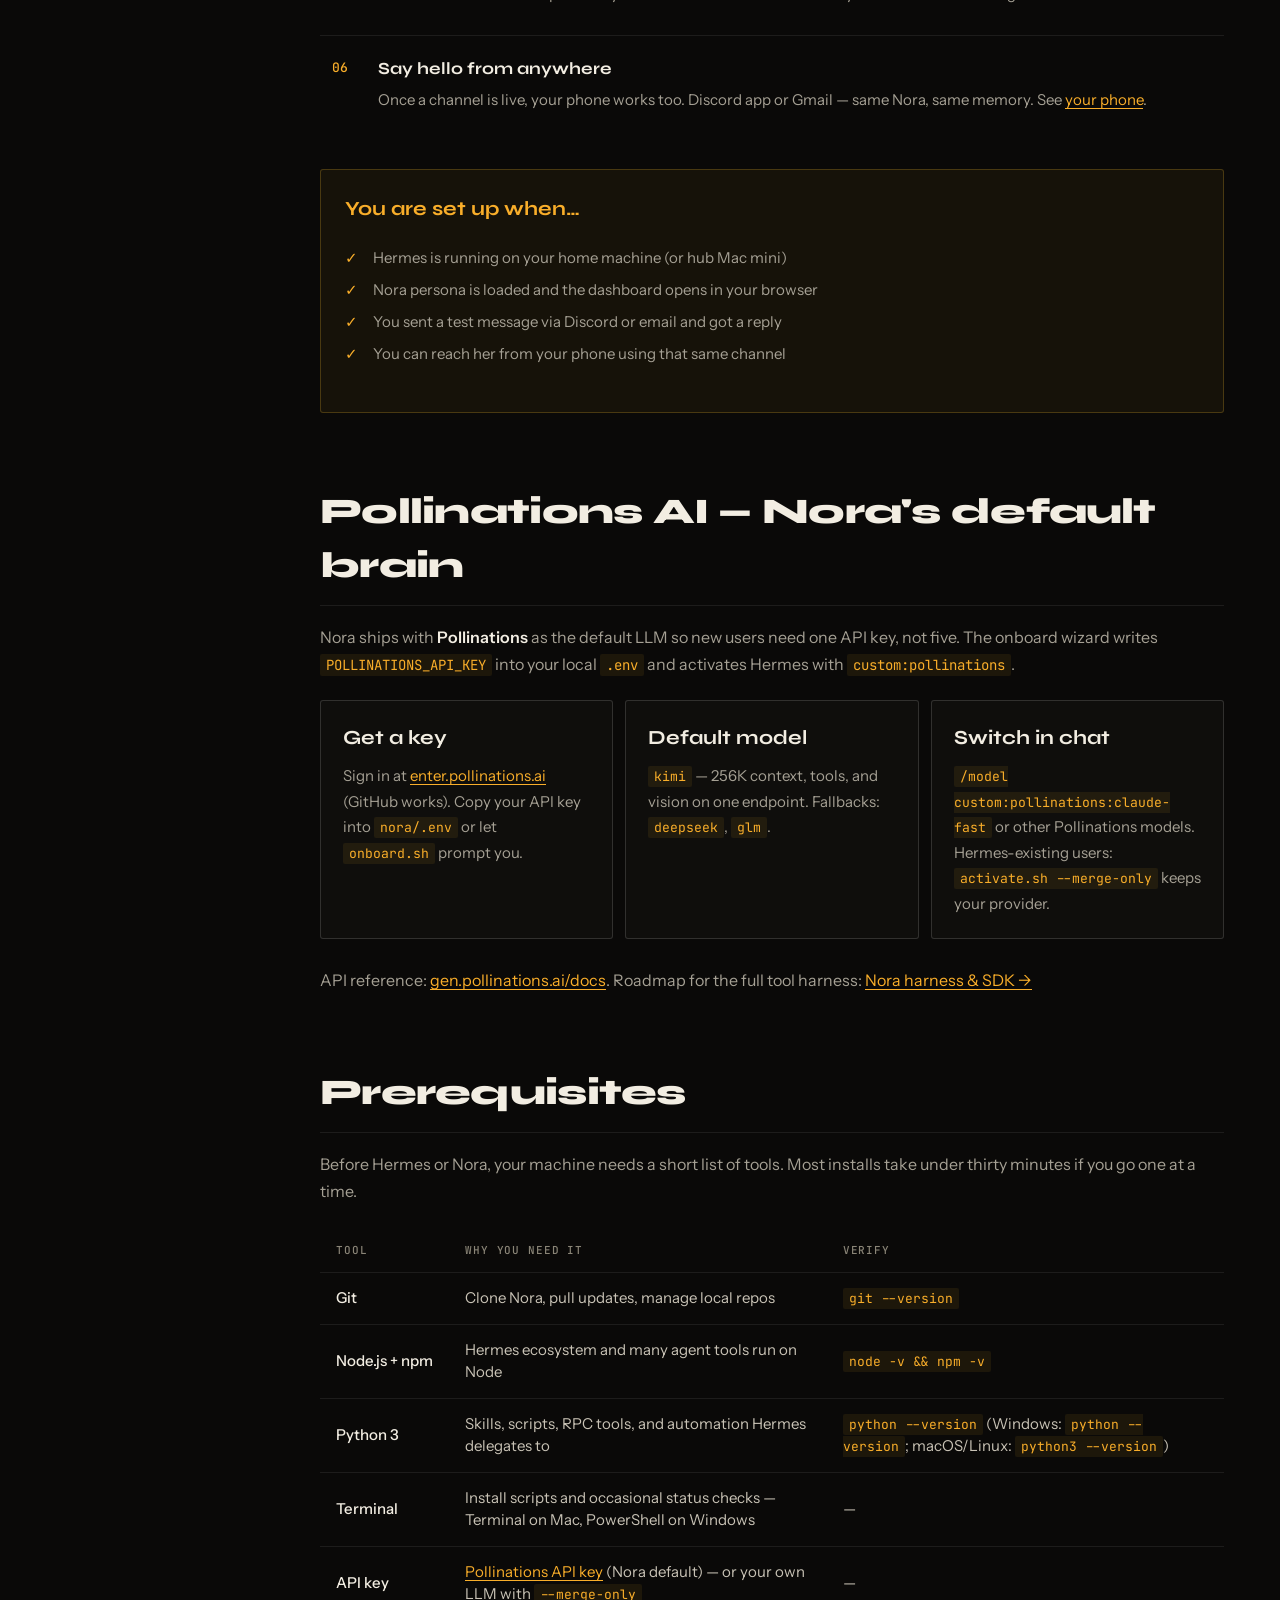
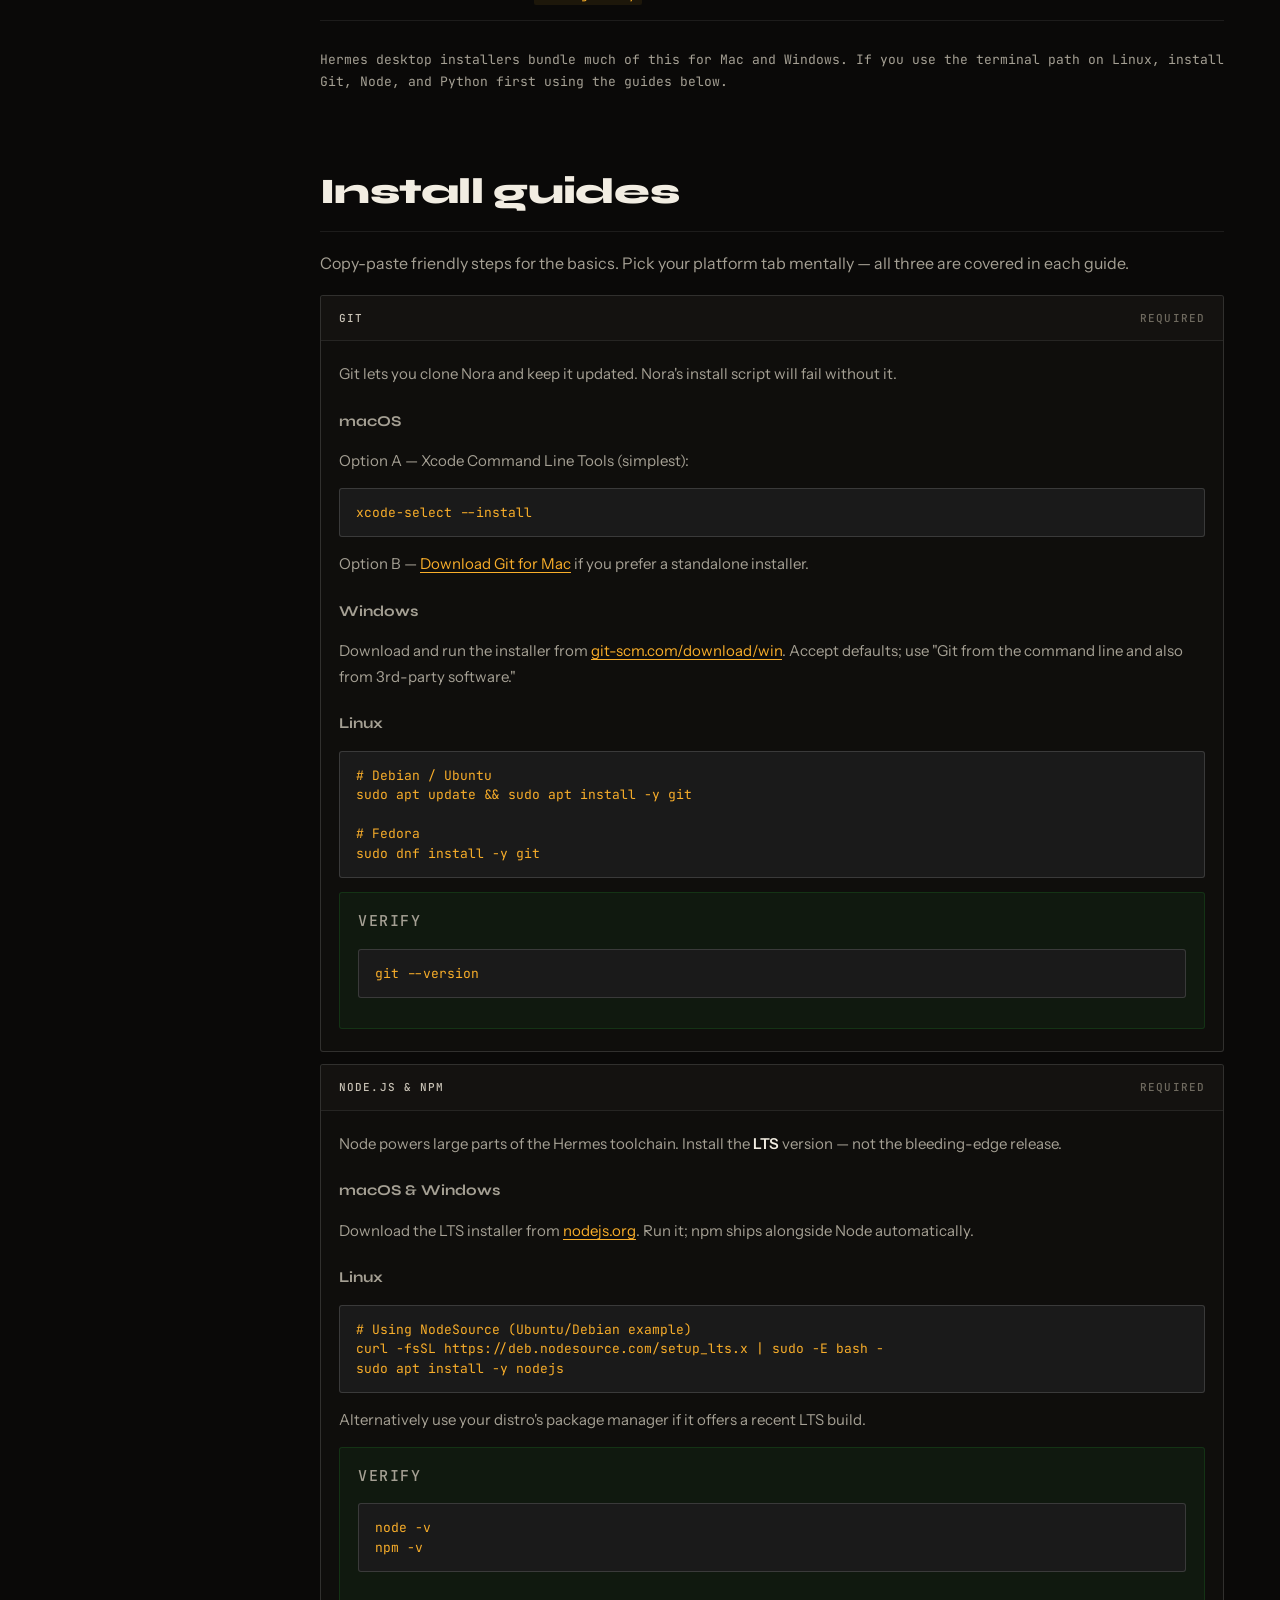
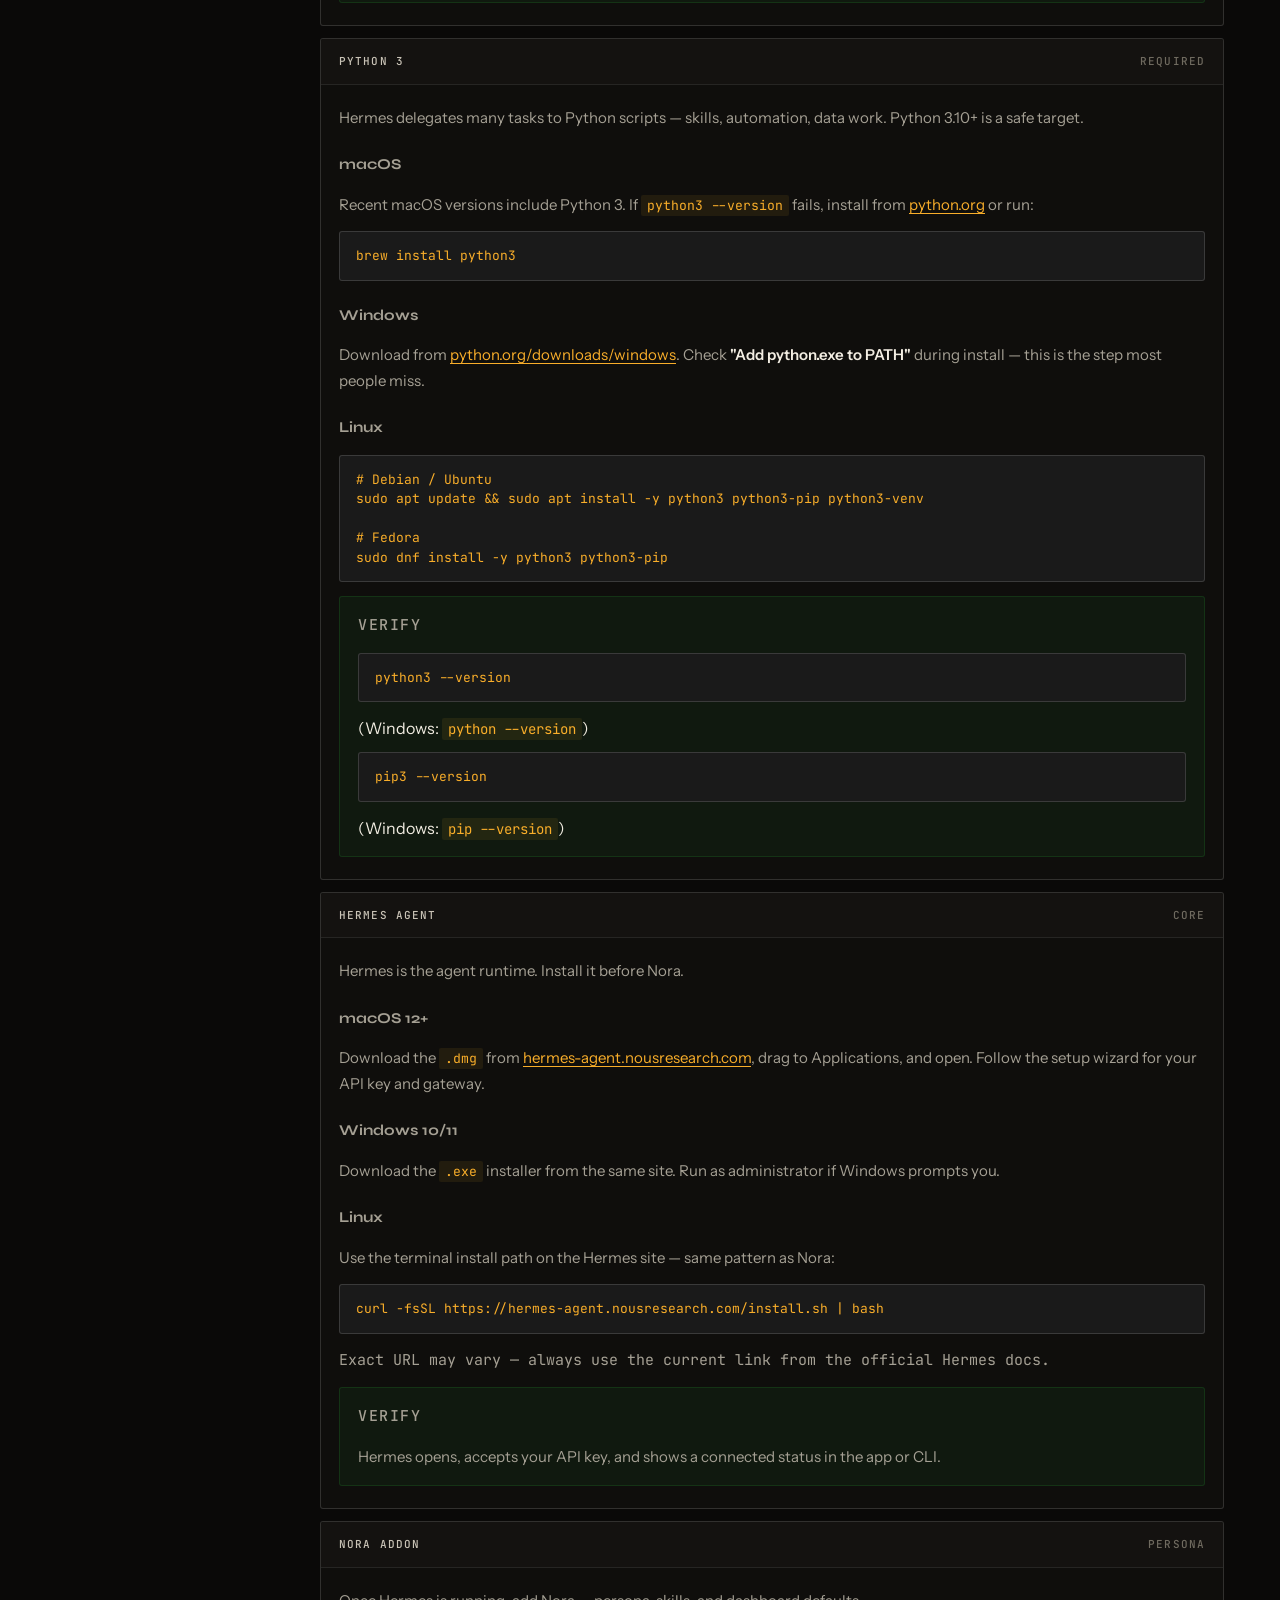
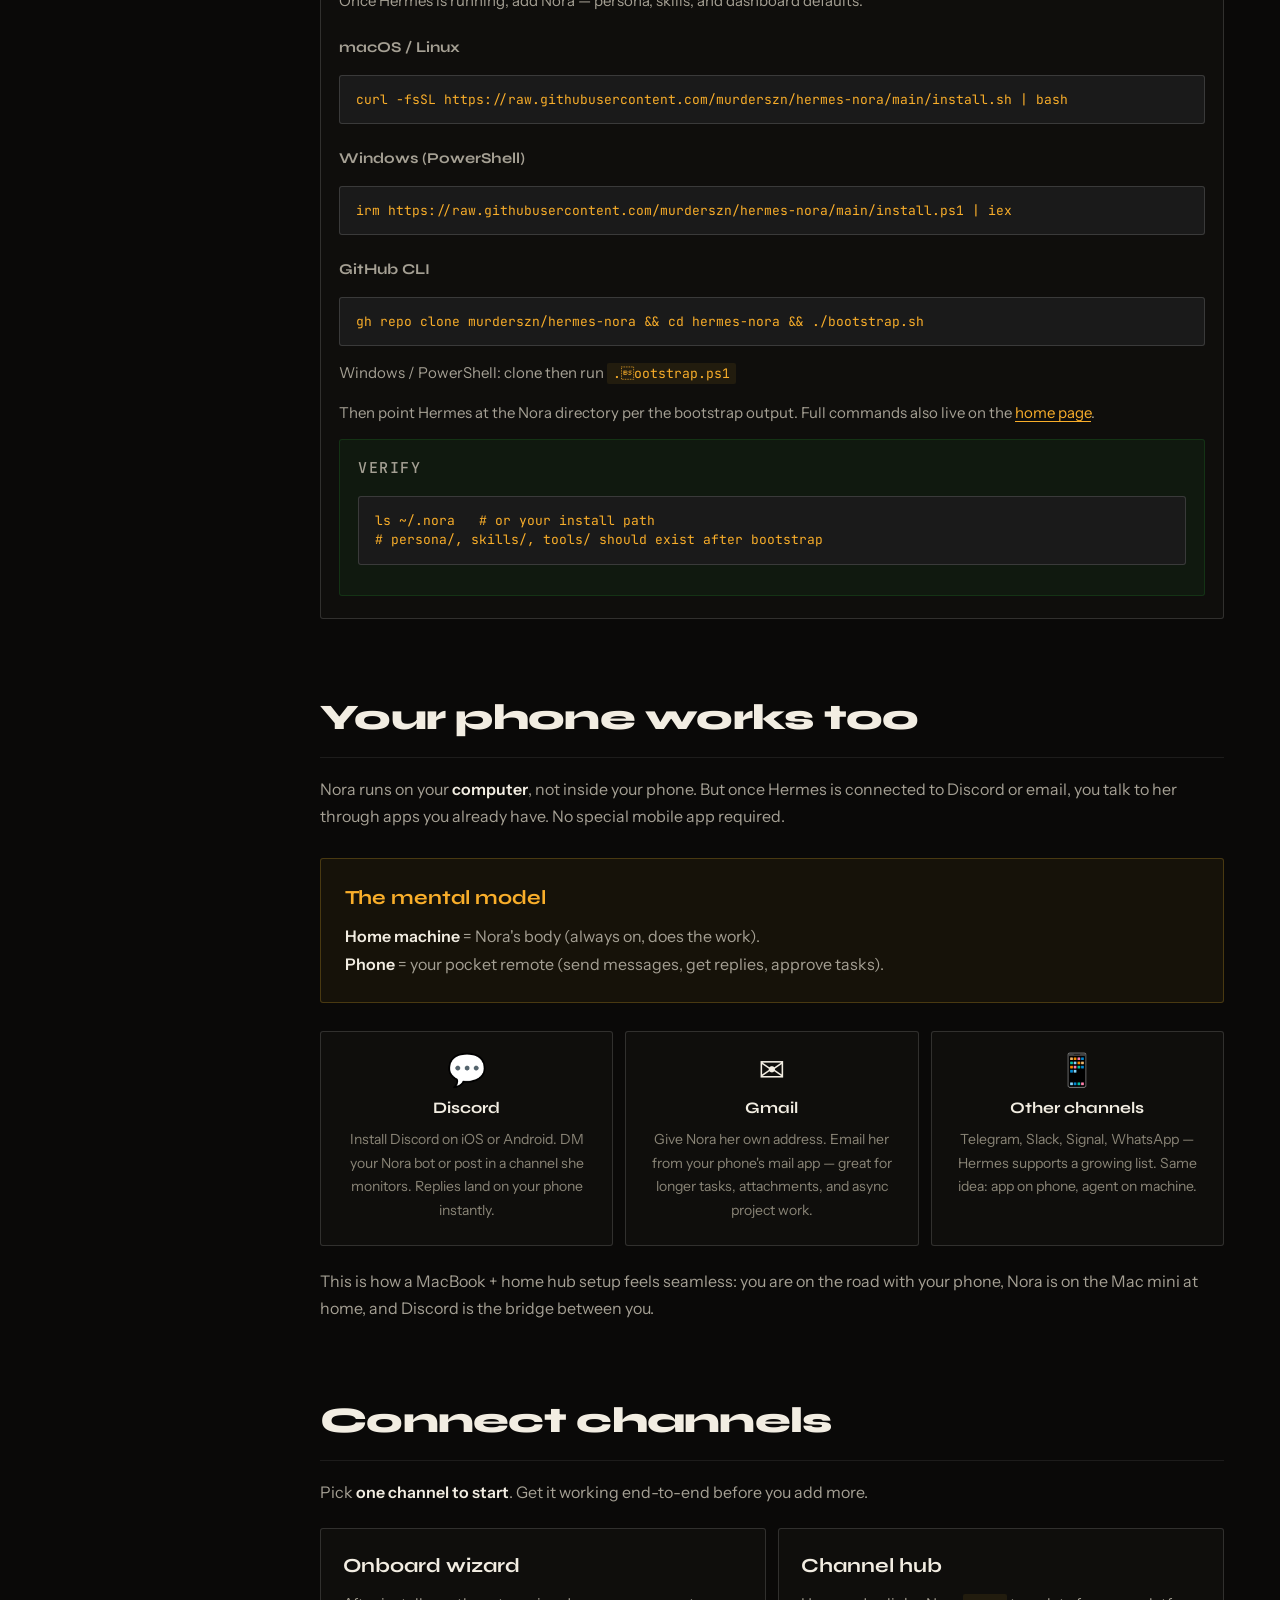
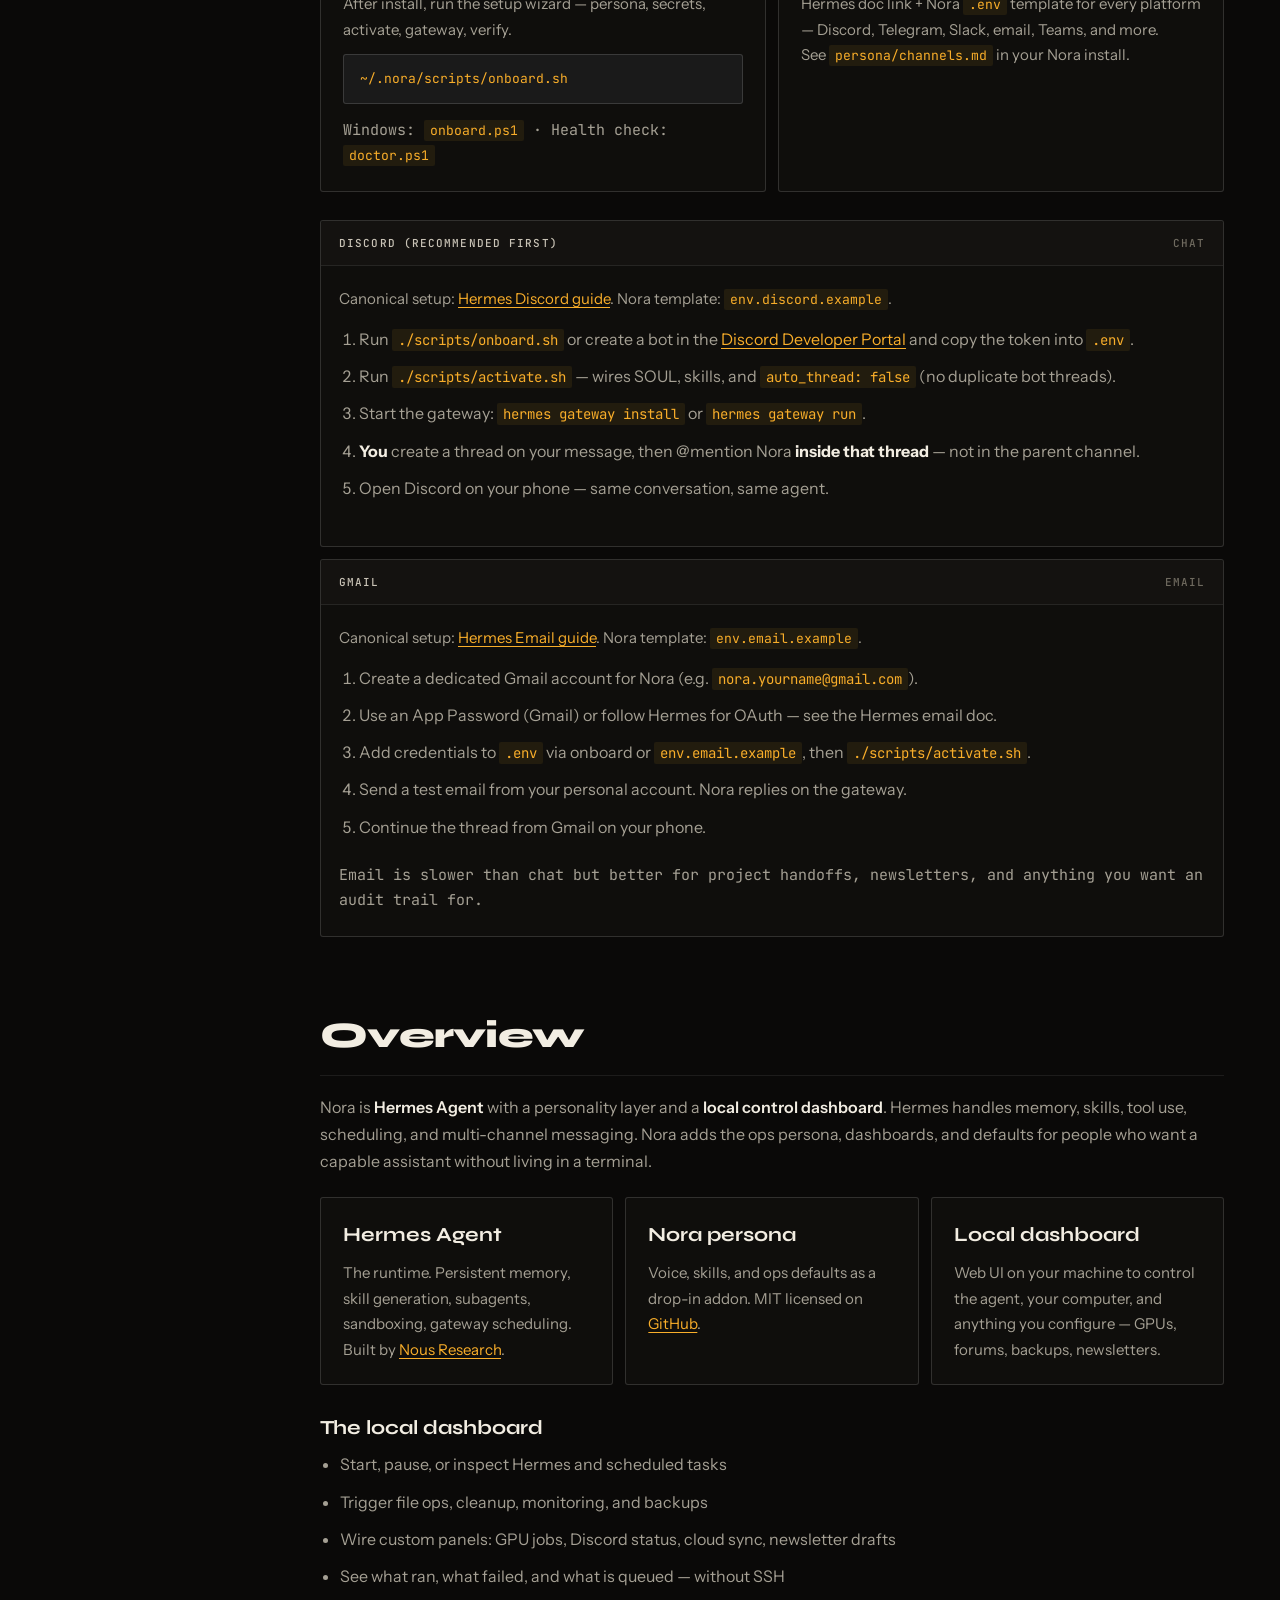
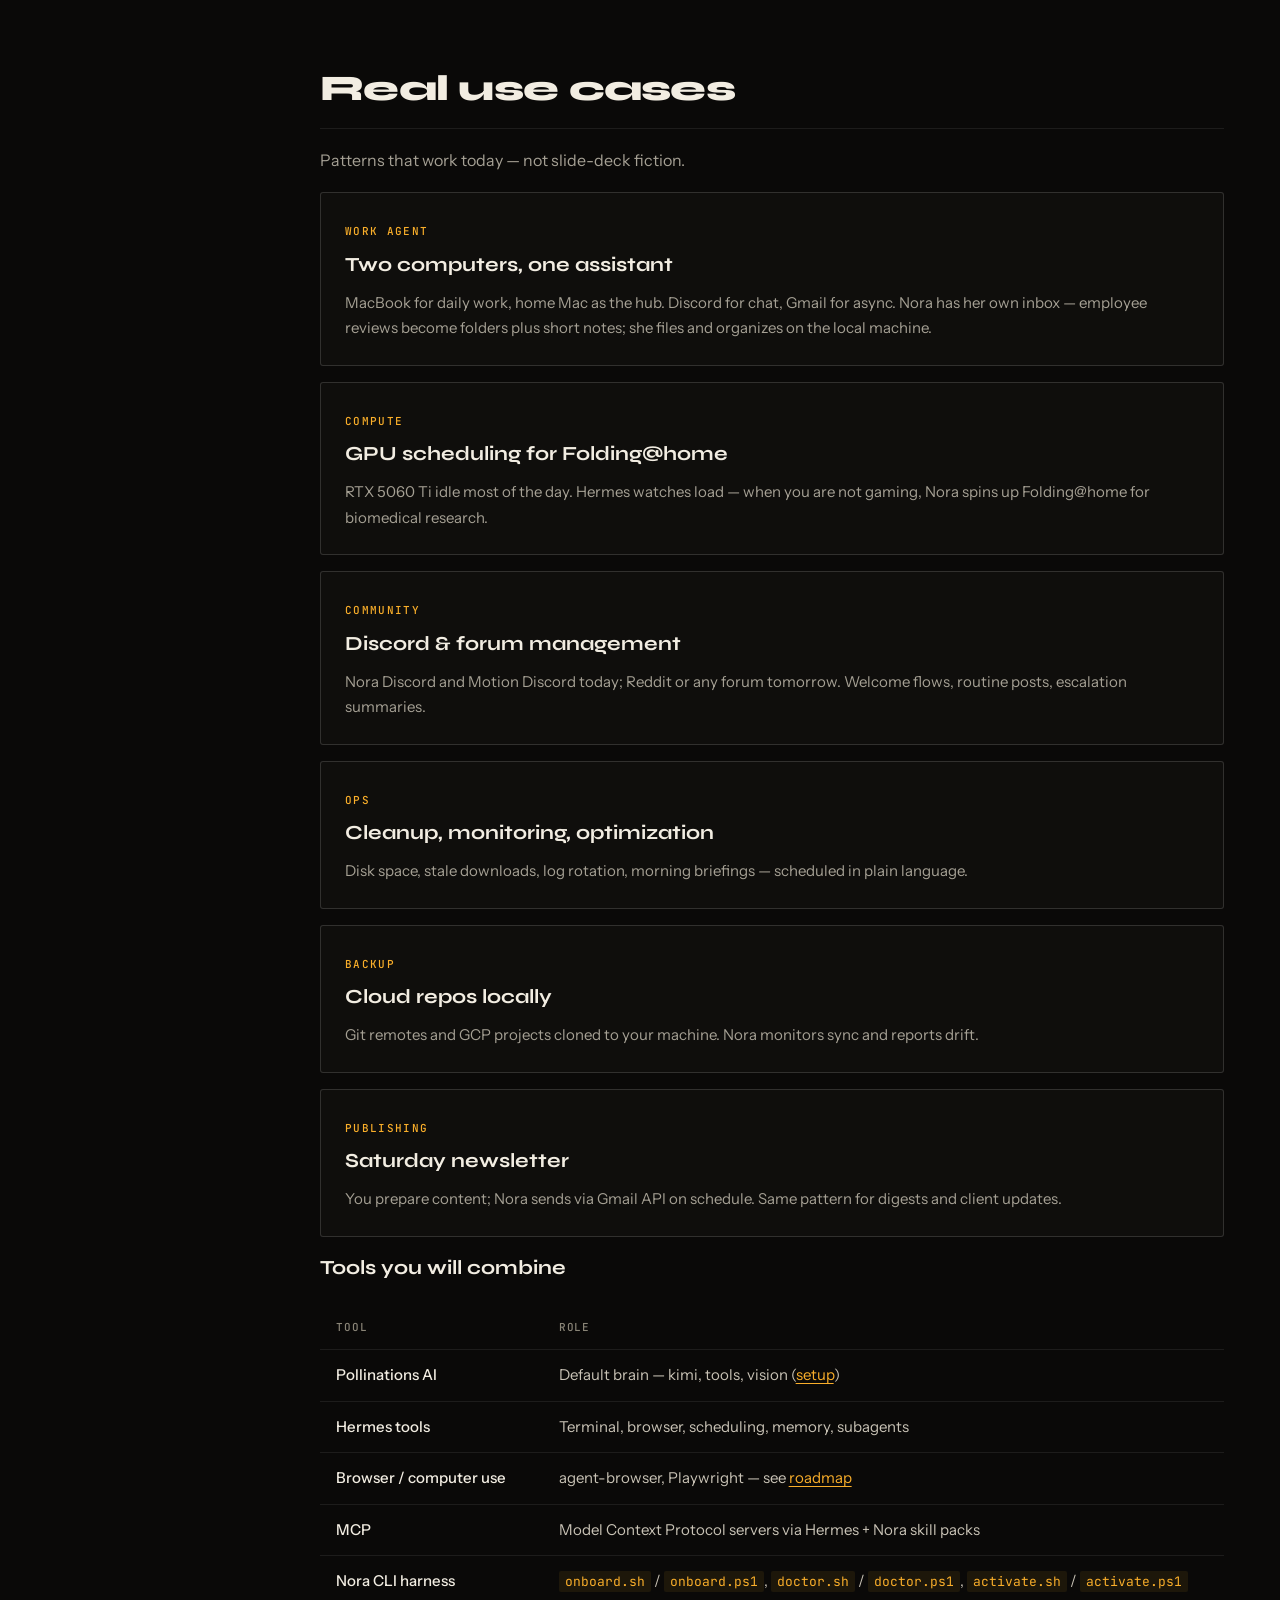
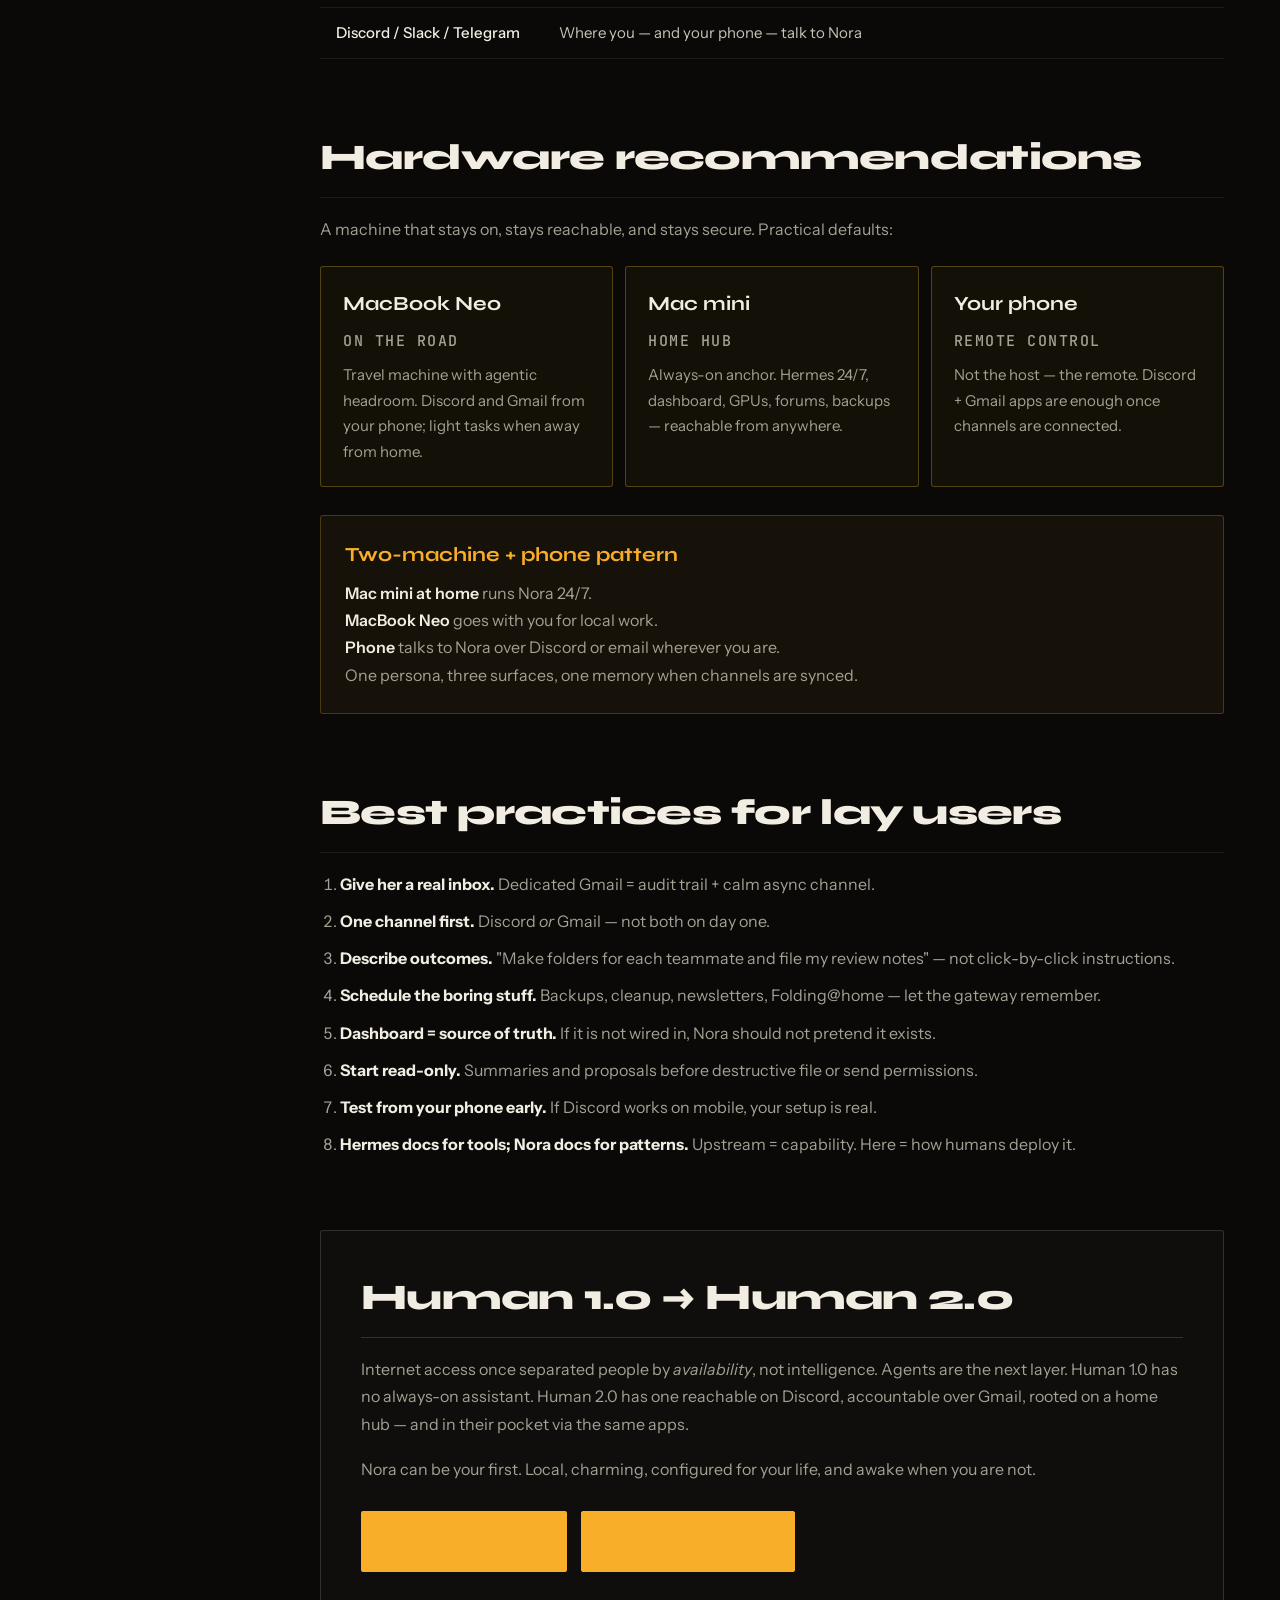
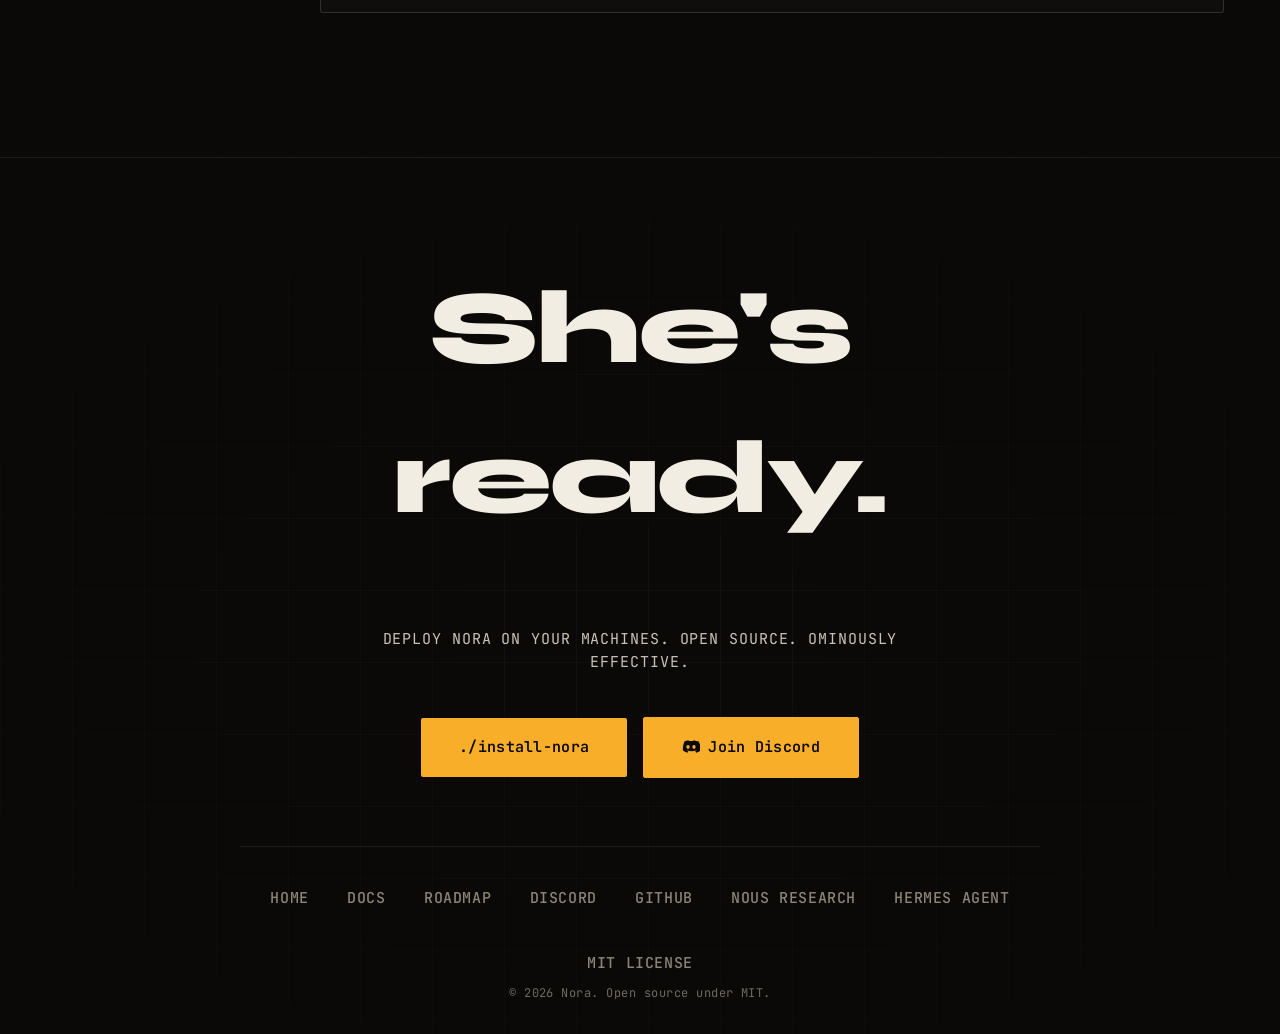
<file: website/docs.html>
<!DOCTYPE html>
<html lang="en" id="top">
<head>
  <meta charset="UTF-8">
  <meta name="viewport" content="width=device-width, initial-scale=1.0">
  <title>Docs | Nora — Hermes Agent Ops Persona</title>
  <meta name="description" content="Get Nora running: prerequisites, install guides for Git, Node, Python, and Hermes Agent. Talk from your phone. Real use cases and best practices.">
  <meta name="keywords" content="Nora docs, Hermes Agent install, AI agent setup, channel gateway, local AI assistant">
  <meta name="author" content="Nora">
  <meta name="robots" content="index, follow">
  <meta name="theme-color" content="#fcc22e">
  <link rel="canonical" href="https://murderszn.github.io/hermes-nora/docs.html">
  <meta property="og:title" content="Docs | Nora — Hermes Agent Ops Persona">
  <meta property="og:description" content="Install guides, channel setup, use cases, and best practices for the Nora Hermes agent persona.">
  <meta property="og:type" content="website">
  <meta property="og:url" content="https://murderszn.github.io/hermes-nora/docs.html">
  <meta property="og:site_name" content="Nora">
  <meta property="og:image" content="https://murderszn.github.io/hermes-nora/public/hero-bg.jpg">
  <meta name="twitter:card" content="summary_large_image">
  <meta name="twitter:title" content="Docs | Nora">
  <meta name="twitter:description" content="Install guides, channel setup, and best practices for Nora.">
  <meta name="twitter:image" content="https://murderszn.github.io/hermes-nora/public/hero-bg.jpg">
  <link rel="icon" href="public/favicon.svg" type="image/svg+xml">
  <link rel="apple-touch-icon" href="public/apple-touch-icon.png">
  <link rel="manifest" href="public/site.webmanifest">
  <link rel="preconnect" href="https://fonts.googleapis.com">
  <link rel="preconnect" href="https://fonts.gstatic.com" crossorigin>
  <link href="https://fonts.googleapis.com/css2?family=Instrument+Sans:wght@400;500;600;700&family=JetBrains+Mono:wght@400;500;600&family=Outfit:wght@700;800&family=Syne:wght@700;800&display=swap" rel="stylesheet">
  <link rel="stylesheet" href="styles.css?v=43">
  <link rel="stylesheet" href="docs.css?v=4">
  <script type="application/ld+json">
  {
    "@context": "https://schema.org",
    "@type": "TechArticle",
    "headline": "Nora Documentation",
    "description": "Install guides, channel setup, and best practices for the Nora Hermes agent persona.",
    "url": "https://murderszn.github.io/hermes-nora/docs.html",
    "isPartOf": { "@type": "WebSite", "name": "Nora", "url": "https://murderszn.github.io/hermes-nora/" }
  }
  </script>
</head>
<body class="docs-page">
  <svg xmlns="http://www.w3.org/2000/svg" style="display:none" aria-hidden="true">
    <symbol id="icon-discord" viewBox="0 0 24 24"><path fill="currentColor" d="M20.32 4.37a19.8 19.8 0 0 0-4.93-1.52.07.07 0 0 0-.07.04c-.21.38-.45.88-.62 1.27a18.3 18.3 0 0 0-5.5 0 12.6 12.6 0 0 0-.63-1.27.08.08 0 0 0-.07-.04 19.7 19.7 0 0 0-4.93 1.52.07.07 0 0 0-.03.03C1.45 8.55.98 12.58 1.21 16.57a.08.08 0 0 0 .03.06 19.9 19.9 0 0 0 5.99 3.03.08.08 0 0 0 .08-.03c.46-.63.87-1.3 1.22-2a.08.08 0 0 0-.04-.11 13.1 13.1 0 0 1-1.87-.9.08.08 0 0 1-.01-.13c.13-.1.26-.2.38-.3a.08.08 0 0 1 .08-.01c3.93 1.8 8.18 1.8 12.07 0a.08.08 0 0 1 .08.01c.12.1.25.2.38.3a.08.08 0 0 1-.01.12 12.3 12.3 0 0 1-1.88.91.08.08 0 0 0-.03.11c.35.7.76 1.36 1.22 2a.08.08 0 0 0 .08.03 19.8 19.8 0 0 0 6-3.03.08.08 0 0 0 .03-.06c.28-4.67-.76-8.6-3.16-12.17a.06.06 0 0 0-.03-.03zM8.02 14.33c-1.18 0-2.16-1.08-2.16-2.42 0-1.33.96-2.42 2.16-2.42 1.21 0 2.18 1.1 2.16 2.42 0 1.34-.96 2.42-2.16 2.42zm7.97 0c-1.18 0-2.16-1.08-2.16-2.42 0-1.33.96-2.42 2.16-2.42 1.21 0 2.18 1.1 2.16 2.42 0 1.34-.95 2.42-2.16 2.42z"/></symbol>
  </svg>

  <a href="#getting-started" class="skip-link">Skip to content</a>

  <div class="scroll-progress" id="scroll-progress" aria-hidden="true"></div>

  <nav class="nav nav--dark nav--static" id="nav">
    <a href="index.html" class="nav-logo" aria-label="Nora — home">
      <span class="nav-logo-dot" aria-hidden="true"></span>
      <span class="nav-logo-text">NORA</span>
      <span class="nav-logo-sub">// ai agent persona</span>
    </a>
    <div class="nav-links">
      <a href="docs.html" class="nav-active">Docs</a>
      <a href="index.html#install">Install</a>
      <a href="index.html#features">Features</a>
      <a href="roadmap.html">Roadmap</a>
    </div>
  </nav>

  <header class="docs-hero">
    <div class="docs-hero-inner">
      <p class="section-label docs-hero-label">// DOCUMENTATION</p>
      <h1 class="docs-title">The technology behind Nora</h1>
      <p class="docs-lead">
        Nora is not a new AI model. She is a persona, a dashboard, and a set of practices
        built on <a href="https://hermes-agent.nousresearch.com" target="_blank" rel="noopener">Hermes Agent</a> with
        <a href="https://enter.pollinations.ai" target="_blank" rel="noopener">Pollinations AI</a> as the default brain —
        an always-on, locally rooted assistant you can reach from your computer or your phone.
      </p>
      <div class="docs-hero-links">
        <a href="index.html#install" class="btn btn-hero-primary btn-mono">./install-nora</a>
        <a href="#getting-started" class="btn btn-hero-outline btn-mono">Getting started</a>
      </div>
    </div>
  </header>

  <main class="docs-main">
    <aside class="docs-toc" aria-label="Table of contents">
      <p class="docs-toc-label">On this page</p>
      <nav>
        <a href="#getting-started">Getting started</a>
        <a href="#pollinations">Pollinations AI</a>
        <a href="#prerequisites">Prerequisites</a>
        <a href="#install-guides">Install guides</a>
        <a href="#phone">Your phone</a>
        <a href="#channels">Connect channels</a>
        <a href="#overview">Overview</a>
        <a href="#use-cases">Use cases</a>
        <a href="#hardware">Hardware</a>
        <a href="#practices">Best practices</a>
        <a href="#human-20">Human 2.0</a>
      </nav>
    </aside>

    <article class="docs-content">

      <section id="getting-started" class="docs-section">
        <h2>Getting started</h2>
        <p>
          You do not need to be technical. You do need to install a few basics once,
          then follow the steps in order. Think of this as onboarding — not a computer
          science course.
        </p>

        <ol class="docs-path">
          <li>
            <span class="docs-path-num" aria-hidden="true"></span>
            <div class="docs-path-body">
              <h3>Install prerequisites</h3>
              <p>Git, Node.js, and Python — the foundation Hermes expects. See <a href="#install-guides">install guides</a> below.</p>
            </div>
          </li>
          <li>
            <span class="docs-path-num" aria-hidden="true"></span>
            <div class="docs-path-body">
              <h3>Install Hermes Agent</h3>
              <p>Download the desktop app or use the terminal installer from <a href="https://hermes-agent.nousresearch.com" target="_blank" rel="noopener">hermes-agent.nousresearch.com</a>. This is the engine.</p>
            </div>
          </li>
          <li>
            <span class="docs-path-num" aria-hidden="true"></span>
            <div class="docs-path-body">
              <h3>Install Nora</h3>
              <p>Pull the persona addon from <a href="index.html#install">the home page</a>, then run <code class="docs-inline-code">./scripts/onboard.sh</code> — wizard for Pollinations key, persona, and your first channel.</p>
            </div>
          </li>
          <li>
            <span class="docs-path-num" aria-hidden="true"></span>
            <div class="docs-path-body">
              <h3>Connect a channel</h3>
              <p>Hook up Discord or Gmail first — that is how you will actually talk to her. Details in <a href="#channels">connect channels</a>.</p>
            </div>
          </li>
          <li>
            <span class="docs-path-num" aria-hidden="true"></span>
            <div class="docs-path-body">
              <h3>Open the dashboard</h3>
              <p>Launch the local control panel on your home machine. Wire in what you want Nora to manage.</p>
            </div>
          </li>
          <li>
            <span class="docs-path-num" aria-hidden="true"></span>
            <div class="docs-path-body">
              <h3>Say hello from anywhere</h3>
              <p>Once a channel is live, your phone works too. Discord app or Gmail — same Nora, same memory. See <a href="#phone">your phone</a>.</p>
            </div>
          </li>
        </ol>

        <div class="docs-callout">
          <h3>You are set up when…</h3>
          <ul class="docs-checklist">
            <li>Hermes is running on your home machine (or hub Mac mini)</li>
            <li>Nora persona is loaded and the dashboard opens in your browser</li>
            <li>You sent a test message via Discord or email and got a reply</li>
            <li>You can reach her from your phone using that same channel</li>
          </ul>
        </div>
      </section>

      <section id="pollinations" class="docs-section">
        <h2>Pollinations AI — Nora's default brain</h2>
        <p>
          Nora ships with <strong>Pollinations</strong> as the default LLM so new users need one API key, not five.
          The onboard wizard writes <code class="docs-inline-code">POLLINATIONS_API_KEY</code> into your local
          <code class="docs-inline-code">.env</code> and activates Hermes with <code class="docs-inline-code">custom:pollinations</code>.
        </p>

        <div class="docs-card-grid">
          <div class="docs-card">
            <h3>Get a key</h3>
            <p>Sign in at <a href="https://enter.pollinations.ai" target="_blank" rel="noopener">enter.pollinations.ai</a> (GitHub works). Copy your API key into <code class="docs-inline-code">nora/.env</code> or let <code class="docs-inline-code">onboard.sh</code> prompt you.</p>
          </div>
          <div class="docs-card">
            <h3>Default model</h3>
            <p><code class="docs-inline-code">kimi</code> — 256K context, tools, and vision on one endpoint. Fallbacks: <code class="docs-inline-code">deepseek</code>, <code class="docs-inline-code">glm</code>.</p>
          </div>
          <div class="docs-card">
            <h3>Switch in chat</h3>
            <p><code class="docs-inline-code">/model custom:pollinations:claude-fast</code> or other Pollinations models. Hermes-existing users: <code class="docs-inline-code">activate.sh --merge-only</code> keeps your provider.</p>
          </div>
        </div>

        <p>API reference: <a href="https://gen.pollinations.ai/docs" target="_blank" rel="noopener">gen.pollinations.ai/docs</a>. Roadmap for the full tool harness: <a href="roadmap.html#harness">Nora harness &amp; SDK →</a></p>
      </section>

      <section id="prerequisites" class="docs-section">
        <h2>Prerequisites</h2>
        <p>
          Before Hermes or Nora, your machine needs a short list of tools. Most installs
          take under thirty minutes if you go one at a time.
        </p>

        <table class="docs-table">
          <thead>
            <tr>
              <th>Tool</th>
              <th>Why you need it</th>
              <th>Verify</th>
            </tr>
          </thead>
          <tbody>
            <tr>
              <td>Git</td>
              <td>Clone Nora, pull updates, manage local repos</td>
              <td><code class="docs-inline-code">git --version</code></td>
            </tr>
            <tr>
              <td>Node.js + npm</td>
              <td>Hermes ecosystem and many agent tools run on Node</td>
              <td><code class="docs-inline-code">node -v && npm -v</code></td>
            </tr>
            <tr>
              <td>Python 3</td>
              <td>Skills, scripts, RPC tools, and automation Hermes delegates to</td>
              <td><code class="docs-inline-code">python --version</code> <span class="docs-muted">(Windows: <code class="docs-inline-code">python --version</code>; macOS/Linux: <code class="docs-inline-code">python3 --version</code>)</span></td>
            </tr>
            <tr>
              <td>Terminal</td>
              <td>Install scripts and occasional status checks — Terminal on Mac, PowerShell on Windows</td>
              <td>—</td>
            </tr>
            <tr>
              <td>API key</td>
              <td><a href="#pollinations">Pollinations API key</a> (Nora default) — or your own LLM with <code class="docs-inline-code">--merge-only</code></td>
              <td>—</td>
            </tr>
          </tbody>
        </table>

        <p class="docs-note">
          Hermes desktop installers bundle much of this for Mac and Windows. If you use
          the terminal path on Linux, install Git, Node, and Python first using the guides below.
        </p>
      </section>

      <section id="install-guides" class="docs-section">
        <h2>Install guides</h2>
        <p>
          Copy-paste friendly steps for the basics. Pick your platform tab mentally —
          all three are covered in each guide.
        </p>

        <div class="docs-guide">
          <div class="docs-guide-header">
            <h3>Git</h3>
            <span class="docs-guide-tag">Required</span>
          </div>
          <div class="docs-guide-body">
            <p>Git lets you clone Nora and keep it updated. Nora's install script will fail without it.</p>
            <p class="docs-subhead">macOS</p>
            <p>Option A — Xcode Command Line Tools (simplest):</p>
            <code class="docs-code">xcode-select --install</code>
            <p>Option B — <a href="https://git-scm.com/download/mac" target="_blank" rel="noopener">Download Git for Mac</a> if you prefer a standalone installer.</p>
            <p class="docs-subhead">Windows</p>
            <p>Download and run the installer from <a href="https://git-scm.com/download/win" target="_blank" rel="noopener">git-scm.com/download/win</a>. Accept defaults; use "Git from the command line and also from 3rd-party software."</p>
            <p class="docs-subhead">Linux</p>
            <code class="docs-code"># Debian / Ubuntu
sudo apt update && sudo apt install -y git

# Fedora
sudo dnf install -y git</code>
            <div class="docs-verify">
              <p class="docs-verify-label">Verify</p>
              <code class="docs-code">git --version</code>
            </div>
          </div>
        </div>

        <div class="docs-guide">
          <div class="docs-guide-header">
            <h3>Node.js & npm</h3>
            <span class="docs-guide-tag">Required</span>
          </div>
          <div class="docs-guide-body">
            <p>Node powers large parts of the Hermes toolchain. Install the <strong>LTS</strong> version — not the bleeding-edge release.</p>
            <p class="docs-subhead">macOS & Windows</p>
            <p>Download the LTS installer from <a href="https://nodejs.org" target="_blank" rel="noopener">nodejs.org</a>. Run it; npm ships alongside Node automatically.</p>
            <p class="docs-subhead">Linux</p>
            <code class="docs-code"># Using NodeSource (Ubuntu/Debian example)
curl -fsSL https://deb.nodesource.com/setup_lts.x | sudo -E bash -
sudo apt install -y nodejs</code>
            <p>Alternatively use your distro's package manager if it offers a recent LTS build.</p>
            <div class="docs-verify">
              <p class="docs-verify-label">Verify</p>
              <code class="docs-code">node -v
npm -v</code>
            </div>
          </div>
        </div>

        <div class="docs-guide">
          <div class="docs-guide-header">
            <h3>Python 3</h3>
            <span class="docs-guide-tag">Required</span>
          </div>
          <div class="docs-guide-body">
            <p>Hermes delegates many tasks to Python scripts — skills, automation, data work. Python 3.10+ is a safe target.</p>
            <p class="docs-subhead">macOS</p>
            <p>Recent macOS versions include Python 3. If <code class="docs-inline-code">python3 --version</code> fails, install from <a href="https://www.python.org/downloads/" target="_blank" rel="noopener">python.org</a> or run:</p>
            <code class="docs-code">brew install python3</code>
            <p class="docs-subhead">Windows</p>
            <p>Download from <a href="https://www.python.org/downloads/windows/" target="_blank" rel="noopener">python.org/downloads/windows</a>. Check <strong>"Add python.exe to PATH"</strong> during install — this is the step most people miss.</p>
            <p class="docs-subhead">Linux</p>
            <code class="docs-code"># Debian / Ubuntu
sudo apt update && sudo apt install -y python3 python3-pip python3-venv

# Fedora
sudo dnf install -y python3 python3-pip</code>
            <div class="docs-verify">
              <p class="docs-verify-label">Verify</p>
              <code class="docs-code">python3 --version</code> <span class="docs-muted">(Windows: <code class="docs-inline-code">python --version</code>)</span>
              <code class="docs-code">pip3 --version</code> <span class="docs-muted">(Windows: <code class="docs-inline-code">pip --version</code>)</span>
            </div>
          </div>
        </div>

        <div class="docs-guide">
          <div class="docs-guide-header">
            <h3>Hermes Agent</h3>
            <span class="docs-guide-tag">Core</span>
          </div>
          <div class="docs-guide-body">
            <p>Hermes is the agent runtime. Install it before Nora.</p>
            <p class="docs-subhead">macOS 12+</p>
            <p>Download the <code class="docs-inline-code">.dmg</code> from <a href="https://hermes-agent.nousresearch.com" target="_blank" rel="noopener">hermes-agent.nousresearch.com</a>, drag to Applications, and open. Follow the setup wizard for your API key and gateway.</p>
            <p class="docs-subhead">Windows 10/11</p>
            <p>Download the <code class="docs-inline-code">.exe</code> installer from the same site. Run as administrator if Windows prompts you.</p>
            <p class="docs-subhead">Linux</p>
            <p>Use the terminal install path on the Hermes site — same pattern as Nora:</p>
            <code class="docs-code">curl -fsSL https://hermes-agent.nousresearch.com/install.sh | bash</code>
            <p class="docs-note">Exact URL may vary — always use the current link from the official Hermes docs.</p>
            <div class="docs-verify">
              <p class="docs-verify-label">Verify</p>
              <p>Hermes opens, accepts your API key, and shows a connected status in the app or CLI.</p>
            </div>
          </div>
        </div>

        <div class="docs-guide">
          <div class="docs-guide-header">
            <h3>Nora addon</h3>
            <span class="docs-guide-tag">Persona</span>
          </div>
          <div class="docs-guide-body">
            <p>Once Hermes is running, add Nora — persona, skills, and dashboard defaults.</p>
            <p class="docs-subhead">macOS / Linux</p>
            <code class="docs-code">curl -fsSL https://raw.githubusercontent.com/murderszn/hermes-nora/main/install.sh | bash</code>
            <p class="docs-subhead">Windows (PowerShell)</p>
            <code class="docs-code">irm https://raw.githubusercontent.com/murderszn/hermes-nora/main/install.ps1 | iex</code>
            <p class="docs-subhead">GitHub CLI</p>
            <code class="docs-code">gh repo clone murderszn/hermes-nora && cd hermes-nora && ./bootstrap.sh</code>
            <p class="docs-muted">Windows / PowerShell: clone then run <code class="docs-inline-code">.ootstrap.ps1</code></p>
            <p>Then point Hermes at the Nora directory per the bootstrap output. Full commands also live on the <a href="index.html#install">home page</a>.</p>
            <div class="docs-verify">
              <p class="docs-verify-label">Verify</p>
              <code class="docs-code">ls ~/.nora   # or your install path
# persona/, skills/, tools/ should exist after bootstrap</code>
            </div>
          </div>
        </div>
      </section>

      <section id="phone" class="docs-section">
        <h2>Your phone works too</h2>
        <p>
          Nora runs on your <strong>computer</strong>, not inside your phone. But once Hermes
          is connected to Discord or email, you talk to her through apps you already have.
          No special mobile app required.
        </p>

        <div class="docs-callout">
          <h3>The mental model</h3>
          <p>
            <strong>Home machine</strong> = Nora's body (always on, does the work).<br>
            <strong>Phone</strong> = your pocket remote (send messages, get replies, approve tasks).
          </p>
        </div>

        <div class="docs-phone-grid">
          <div class="docs-phone-card">
            <div class="docs-phone-icon" aria-hidden="true">💬</div>
            <h3>Discord</h3>
            <p>Install Discord on iOS or Android. DM your Nora bot or post in a channel she monitors. Replies land on your phone instantly.</p>
          </div>
          <div class="docs-phone-card">
            <div class="docs-phone-icon" aria-hidden="true">✉️</div>
            <h3>Gmail</h3>
            <p>Give Nora her own address. Email her from your phone's mail app — great for longer tasks, attachments, and async project work.</p>
          </div>
          <div class="docs-phone-card">
            <div class="docs-phone-icon" aria-hidden="true">📱</div>
            <h3>Other channels</h3>
            <p>Telegram, Slack, Signal, WhatsApp — Hermes supports a growing list. Same idea: app on phone, agent on machine.</p>
          </div>
        </div>

        <p>
          This is how a MacBook + home hub setup feels seamless: you are on the road with
          your phone, Nora is on the Mac mini at home, and Discord is the bridge between you.
        </p>
      </section>

      <section id="channels" class="docs-section">
        <h2>Connect channels</h2>
        <p>
          Pick <strong>one channel to start</strong>. Get it working end-to-end before you add more.
        </p>

        <div class="docs-card-grid">
          <div class="docs-card">
            <h3>Onboard wizard</h3>
            <p>After install, run the setup wizard — persona, secrets, activate, gateway, verify.</p>
            <code class="docs-code">~/.nora/scripts/onboard.sh</code>
            <p class="docs-note">Windows: <code class="docs-inline-code">onboard.ps1</code> · Health check: <code class="docs-inline-code">doctor.ps1</code></p>
          </div>
          <div class="docs-card">
            <h3>Channel hub</h3>
            <p>Hermes doc link + Nora <code class="docs-inline-code">.env</code> template for every platform — Discord, Telegram, Slack, email, Teams, and more.</p>
            <p>See <code class="docs-inline-code">persona/channels.md</code> in your Nora install.</p>
          </div>
        </div>

        <div class="docs-guide">
          <div class="docs-guide-header">
            <h3>Discord (recommended first)</h3>
            <span class="docs-guide-tag">Chat</span>
          </div>
          <div class="docs-guide-body">
            <p>Canonical setup: <a href="https://hermes-agent.nousresearch.com/docs/user-guide/messaging/discord" target="_blank" rel="noopener">Hermes Discord guide</a>. Nora template: <code class="docs-inline-code">env.discord.example</code>.</p>
            <ol class="docs-steps">
              <li>Run <code class="docs-inline-code">./scripts/onboard.sh</code> or create a bot in the <a href="https://discord.com/developers/applications" target="_blank" rel="noopener">Discord Developer Portal</a> and copy the token into <code class="docs-inline-code">.env</code>.</li>
              <li>Run <code class="docs-inline-code">./scripts/activate.sh</code> — wires SOUL, skills, and <code class="docs-inline-code">auto_thread: false</code> (no duplicate bot threads).</li>
              <li>Start the gateway: <code class="docs-inline-code">hermes gateway install</code> or <code class="docs-inline-code">hermes gateway run</code>.</li>
              <li><strong>You</strong> create a thread on your message, then @mention Nora <strong>inside that thread</strong> — not in the parent channel.</li>
              <li>Open Discord on your phone — same conversation, same agent.</li>
            </ol>
          </div>
        </div>

        <div class="docs-guide">
          <div class="docs-guide-header">
            <h3>Gmail</h3>
            <span class="docs-guide-tag">Email</span>
          </div>
          <div class="docs-guide-body">
            <p>Canonical setup: <a href="https://hermes-agent.nousresearch.com/docs/user-guide/messaging/email" target="_blank" rel="noopener">Hermes Email guide</a>. Nora template: <code class="docs-inline-code">env.email.example</code>.</p>
            <ol class="docs-steps">
              <li>Create a dedicated Gmail account for Nora (e.g. <code class="docs-inline-code">nora.yourname@gmail.com</code>).</li>
              <li>Use an App Password (Gmail) or follow Hermes for OAuth — see the Hermes email doc.</li>
              <li>Add credentials to <code class="docs-inline-code">.env</code> via onboard or <code class="docs-inline-code">env.email.example</code>, then <code class="docs-inline-code">./scripts/activate.sh</code>.</li>
              <li>Send a test email from your personal account. Nora replies on the gateway.</li>
              <li>Continue the thread from Gmail on your phone.</li>
            </ol>
            <p class="docs-note">
              Email is slower than chat but better for project handoffs, newsletters, and anything you want an audit trail for.
            </p>
          </div>
        </div>
      </section>

      <section id="overview" class="docs-section">
        <h2>Overview</h2>
        <p>
          Nora is <strong>Hermes Agent</strong> with a personality layer and a
          <strong>local control dashboard</strong>. Hermes handles memory, skills, tool use,
          scheduling, and multi-channel messaging. Nora adds the ops persona, dashboards,
          and defaults for people who want a capable assistant without living in a terminal.
        </p>

        <div class="docs-card-grid">
          <div class="docs-card">
            <h3>Hermes Agent</h3>
            <p>The runtime. Persistent memory, skill generation, subagents, sandboxing, gateway scheduling. Built by <a href="https://nousresearch.com" target="_blank" rel="noopener">Nous Research</a>.</p>
          </div>
          <div class="docs-card">
            <h3>Nora persona</h3>
            <p>Voice, skills, and ops defaults as a drop-in addon. MIT licensed on <a href="https://github.com/murderszn/hermes-nora" target="_blank" rel="noopener">GitHub</a>.</p>
          </div>
          <div class="docs-card">
            <h3>Local dashboard</h3>
            <p>Web UI on your machine to control the agent, your computer, and anything you configure — GPUs, forums, backups, newsletters.</p>
          </div>
        </div>

        <h3>The local dashboard</h3>
        <ul class="docs-list">
          <li>Start, pause, or inspect Hermes and scheduled tasks</li>
          <li>Trigger file ops, cleanup, monitoring, and backups</li>
          <li>Wire custom panels: GPU jobs, Discord status, cloud sync, newsletter drafts</li>
          <li>See what ran, what failed, and what is queued — without SSH</li>
        </ul>
      </section>

      <section id="use-cases" class="docs-section">
        <h2>Real use cases</h2>
        <p>Patterns that work today — not slide-deck fiction.</p>

        <div class="docs-use-case">
          <span class="docs-use-tag">Work agent</span>
          <h3>Two computers, one assistant</h3>
          <p>MacBook for daily work, home Mac as the hub. Discord for chat, Gmail for async. Nora has her own inbox — employee reviews become folders plus short notes; she files and organizes on the local machine.</p>
        </div>

        <div class="docs-use-case">
          <span class="docs-use-tag">Compute</span>
          <h3>GPU scheduling for Folding@home</h3>
          <p>RTX 5060 Ti idle most of the day. Hermes watches load — when you are not gaming, Nora spins up Folding@home for biomedical research.</p>
        </div>

        <div class="docs-use-case">
          <span class="docs-use-tag">Community</span>
          <h3>Discord & forum management</h3>
          <p>Nora Discord and Motion Discord today; Reddit or any forum tomorrow. Welcome flows, routine posts, escalation summaries.</p>
        </div>

        <div class="docs-use-case">
          <span class="docs-use-tag">Ops</span>
          <h3>Cleanup, monitoring, optimization</h3>
          <p>Disk space, stale downloads, log rotation, morning briefings — scheduled in plain language.</p>
        </div>

        <div class="docs-use-case">
          <span class="docs-use-tag">Backup</span>
          <h3>Cloud repos locally</h3>
          <p>Git remotes and GCP projects cloned to your machine. Nora monitors sync and reports drift.</p>
        </div>

        <div class="docs-use-case">
          <span class="docs-use-tag">Publishing</span>
          <h3>Saturday newsletter</h3>
          <p>You prepare content; Nora sends via Gmail API on schedule. Same pattern for digests and client updates.</p>
        </div>

        <h3>Tools you will combine</h3>
        <table class="docs-table">
          <thead>
            <tr><th>Tool</th><th>Role</th></tr>
          </thead>
          <tbody>
            <tr><td>Pollinations AI</td><td>Default brain — kimi, tools, vision (<a href="#pollinations">setup</a>)</td></tr>
            <tr><td>Hermes tools</td><td>Terminal, browser, scheduling, memory, subagents</td></tr>
            <tr><td>Browser / computer use</td><td>agent-browser, Playwright — see <a href="roadmap.html#tools">roadmap</a></td></tr>
            <tr><td>MCP</td><td>Model Context Protocol servers via Hermes + Nora skill packs</td></tr>
            <tr><td>Nora CLI harness</td><td><code class="docs-inline-code">onboard.sh</code> / <code class="docs-inline-code">onboard.ps1</code>, <code class="docs-inline-code">doctor.sh</code> / <code class="docs-inline-code">doctor.ps1</code>, <code class="docs-inline-code">activate.sh</code> / <code class="docs-inline-code">activate.ps1</code></td></tr>
            <tr><td>Discord / Slack / Telegram</td><td>Where you — and your phone — talk to Nora</td></tr>
          </tbody>
        </table>
      </section>

      <section id="hardware" class="docs-section">
        <h2>Hardware recommendations</h2>
        <p>A machine that stays on, stays reachable, and stays secure. Practical defaults:</p>

        <div class="docs-hardware-grid">
          <div class="docs-card docs-card--accent">
            <h3>MacBook Neo</h3>
            <p class="docs-card-meta">On the road</p>
            <p>Travel machine with agentic headroom. Discord and Gmail from your phone; light tasks when away from home.</p>
          </div>
          <div class="docs-card docs-card--accent">
            <h3>Mac mini</h3>
            <p class="docs-card-meta">Home hub</p>
            <p>Always-on anchor. Hermes 24/7, dashboard, GPUs, forums, backups — reachable from anywhere.</p>
          </div>
          <div class="docs-card docs-card--accent">
            <h3>Your phone</h3>
            <p class="docs-card-meta">Remote control</p>
            <p>Not the host — the remote. Discord + Gmail apps are enough once channels are connected.</p>
          </div>
        </div>

        <div class="docs-callout">
          <h3>Two-machine + phone pattern</h3>
          <p>
            <strong>Mac mini at home</strong> runs Nora 24/7.<br>
            <strong>MacBook Neo</strong> goes with you for local work.<br>
            <strong>Phone</strong> talks to Nora over Discord or email wherever you are.<br>
            One persona, three surfaces, one memory when channels are synced.
          </p>
        </div>
      </section>

      <section id="practices" class="docs-section">
        <h2>Best practices for lay users</h2>
        <ol class="docs-steps">
          <li><strong>Give her a real inbox.</strong> Dedicated Gmail = audit trail + calm async channel.</li>
          <li><strong>One channel first.</strong> Discord <em>or</em> Gmail — not both on day one.</li>
          <li><strong>Describe outcomes.</strong> "Make folders for each teammate and file my review notes" — not click-by-click instructions.</li>
          <li><strong>Schedule the boring stuff.</strong> Backups, cleanup, newsletters, Folding@home — let the gateway remember.</li>
          <li><strong>Dashboard = source of truth.</strong> If it is not wired in, Nora should not pretend it exists.</li>
          <li><strong>Start read-only.</strong> Summaries and proposals before destructive file or send permissions.</li>
          <li><strong>Test from your phone early.</strong> If Discord works on mobile, your setup is real.</li>
          <li><strong>Hermes docs for tools; Nora docs for patterns.</strong> Upstream = capability. Here = how humans deploy it.</li>
        </ol>
      </section>

      <section id="human-20" class="docs-section docs-section--highlight">
        <h2>Human 1.0 → Human 2.0</h2>
        <p>
          Internet access once separated people by <em>availability</em>, not intelligence.
          Agents are the next layer. Human 1.0 has no always-on assistant. Human 2.0 has
          one reachable on Discord, accountable over Gmail, rooted on a home hub — and in
          their pocket via the same apps.
        </p>
        <p>
          Nora can be your first. Local, charming, configured for your life, and awake
          when you are not.
        </p>
        <div class="docs-cta-inline">
          <a href="index.html#install" class="btn btn-primary btn-lg btn-mono">./install-nora</a>
          <a href="#" data-discord-link class="btn btn-discord btn-lg btn-mono" target="_blank" rel="noopener">
            <svg width="16" height="16" fill="currentColor" aria-hidden="true"><use href="#icon-discord"/></svg>
            Join Discord
          </a>
        </div>
      </section>
    </article>
  </main>

  <footer class="footer">
    <div class="footer-scene footer-scene--docs">
      <div class="footer-inner">
        <h2 class="footer-headline">She's ready.</h2>
        <p class="footer-tagline">Deploy Nora on your machines. Open source. Ominously effective.</p>
        <div class="footer-actions">
          <a href="index.html#install" class="btn btn-primary btn-lg btn-mono">./install-nora</a>
          <a href="#" data-discord-link class="btn btn-discord btn-lg btn-mono" target="_blank" rel="noopener">
            <svg width="18" height="18" fill="currentColor" aria-hidden="true"><use href="#icon-discord"/></svg>
            Join Discord
          </a>
        </div>
        <nav class="footer-links" aria-label="Footer">
          <a href="index.html">Home</a>
          <a href="docs.html">Docs</a>
          <a href="roadmap.html">Roadmap</a>
          <a href="#" data-discord-link target="_blank" rel="noopener">Discord</a>
          <a href="https://github.com/murderszn/hermes-nora" target="_blank" rel="noopener">GitHub</a>
          <a href="https://nousresearch.com" target="_blank" rel="noopener">Nous Research</a>
          <a href="https://hermes-agent.nousresearch.com" target="_blank" rel="noopener">Hermes Agent</a>
          <a href="https://github.com/murderszn/hermes-nora/blob/main/LICENSE" target="_blank" rel="noopener">MIT License</a>
        </nav>
      </div>
      <p class="footer-copy">© 2026 Nora. Open source under MIT.</p>
    </div>
  </footer>

  <script src="site-links.js"></script>
  <script src="docs.js"></script>
</body>
</html>
</file>
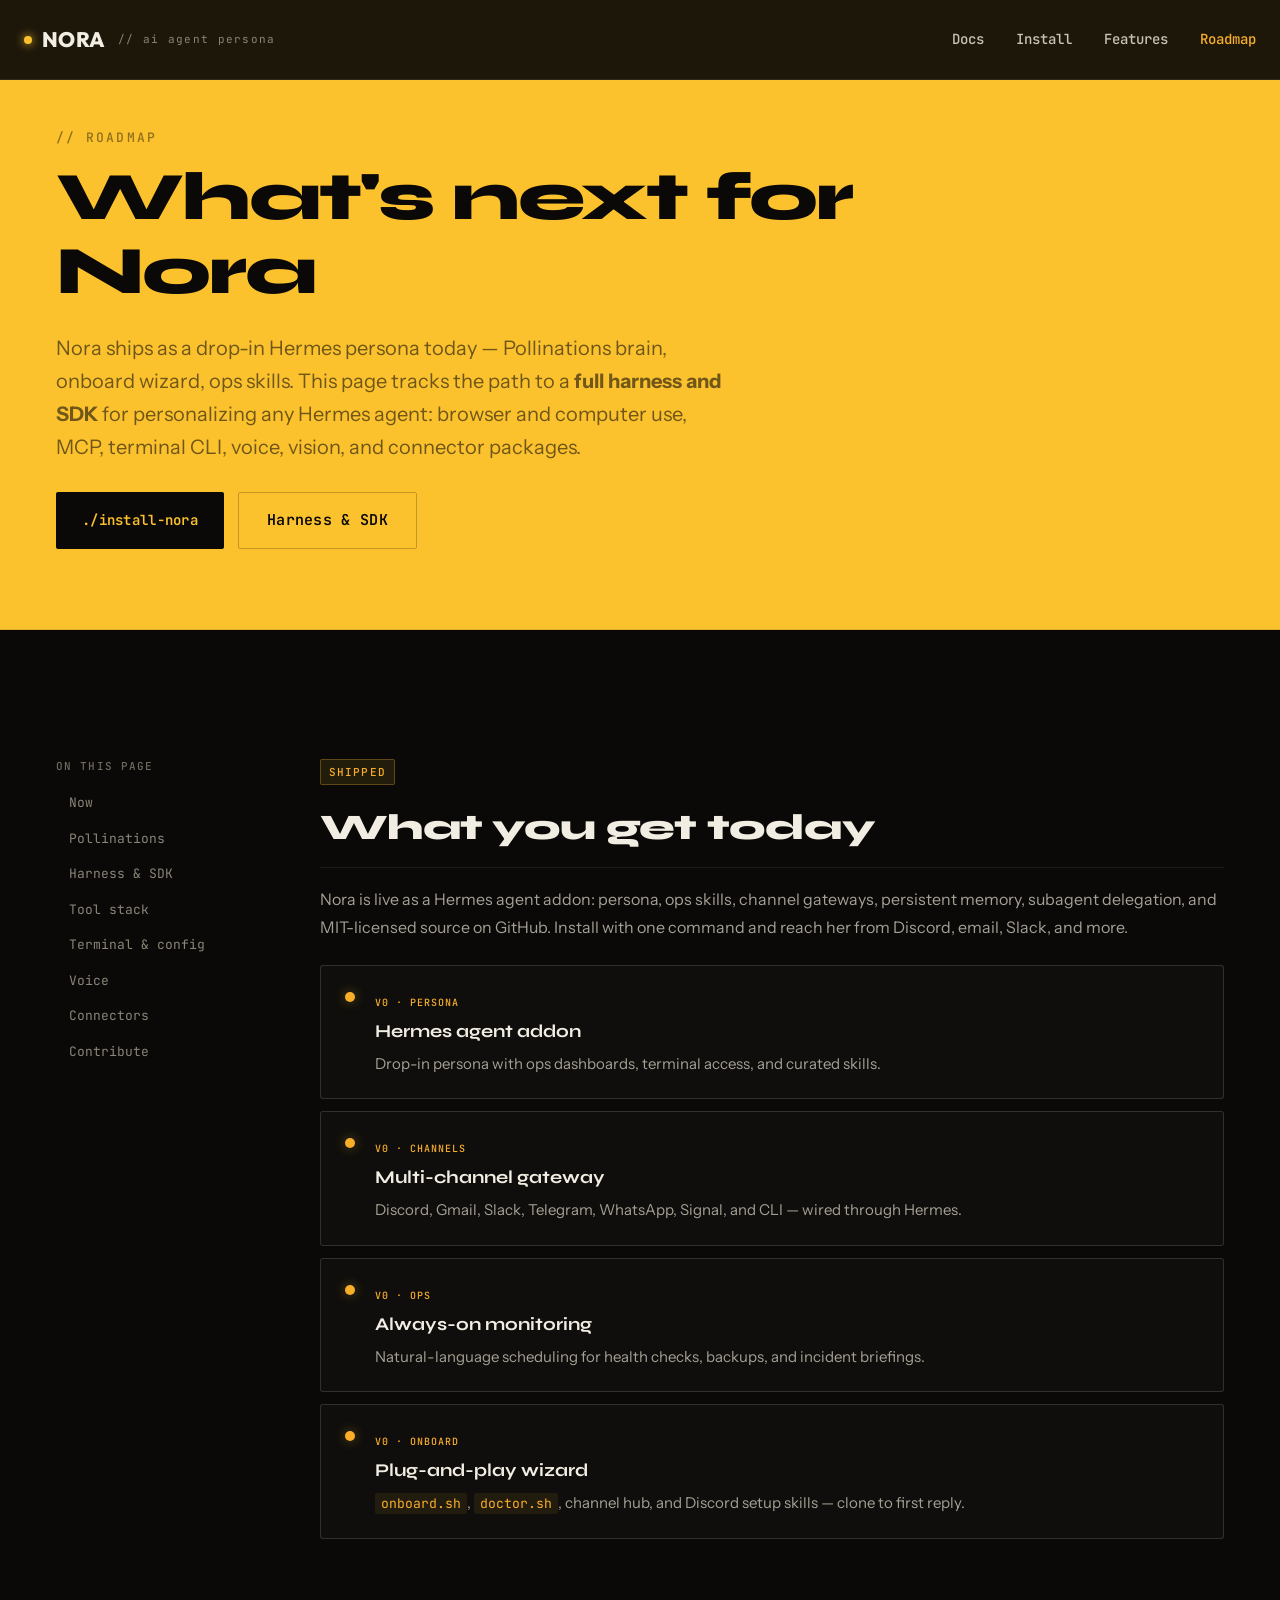
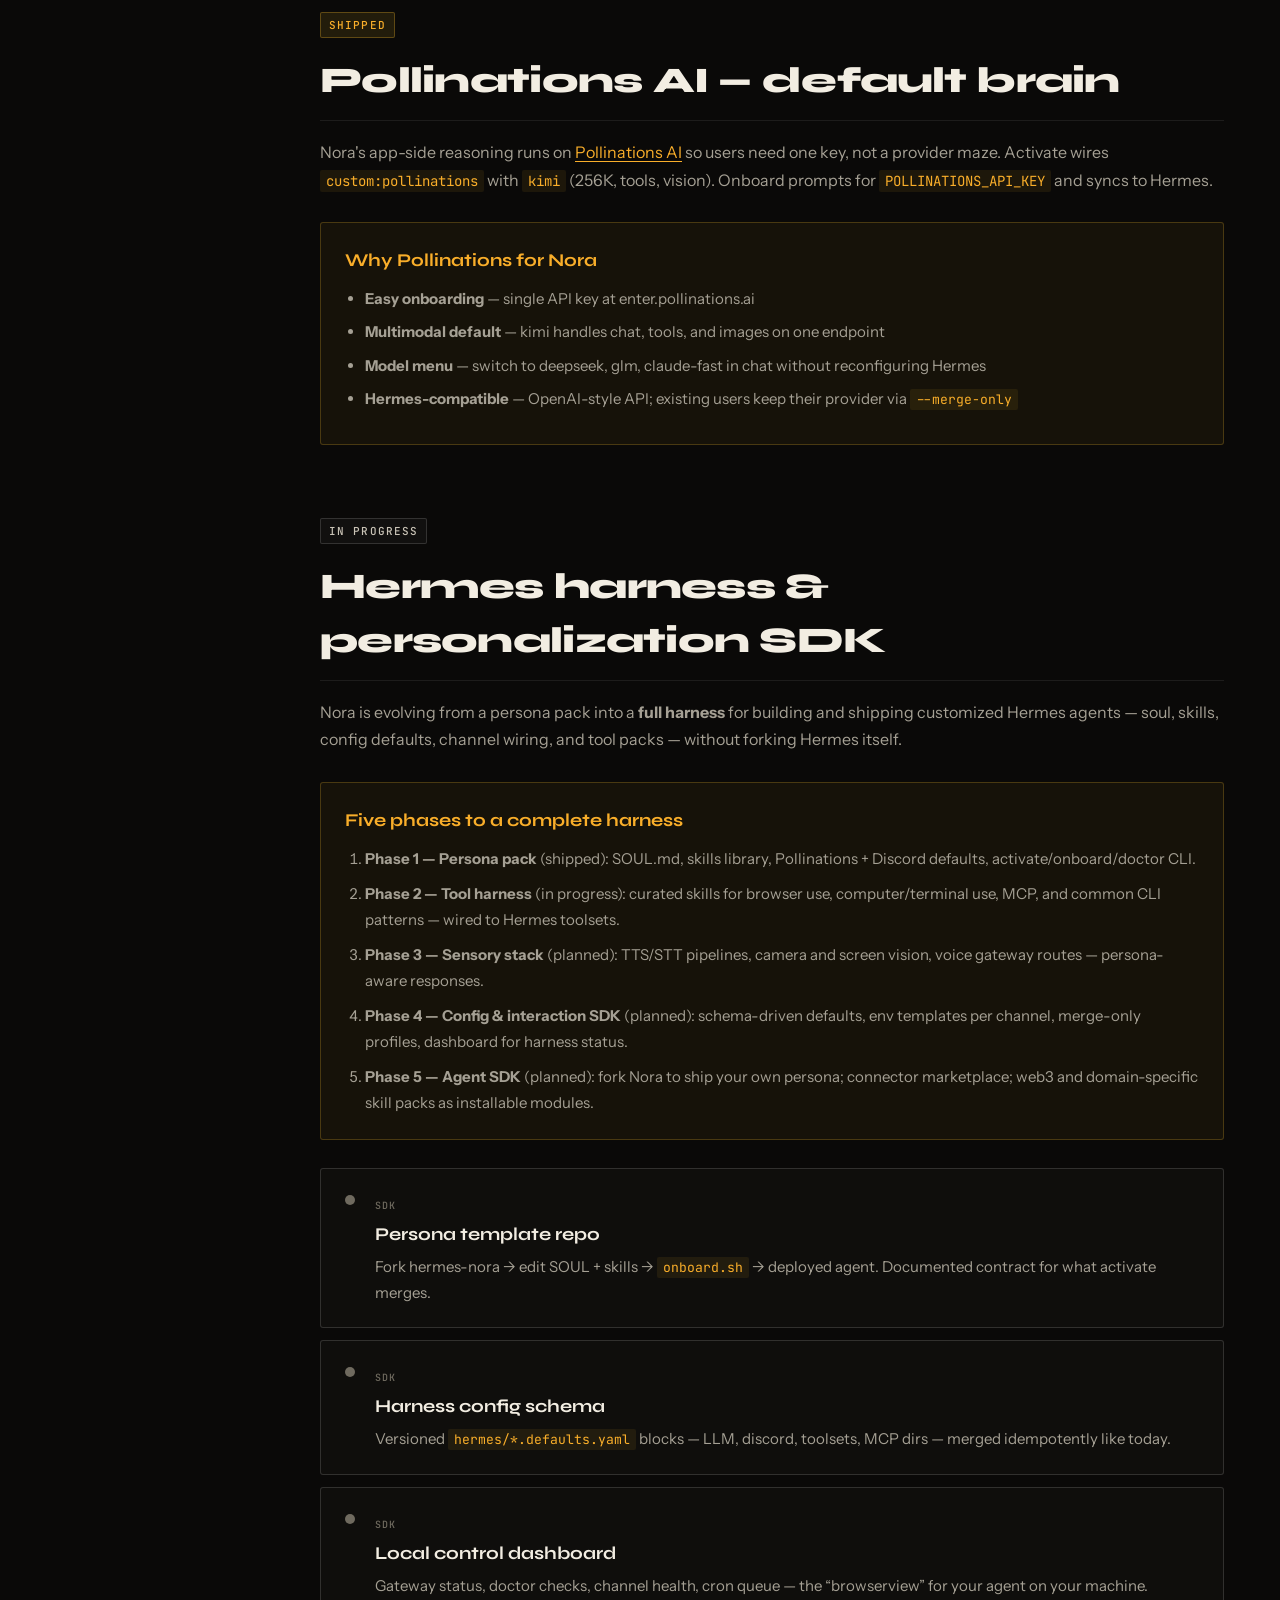
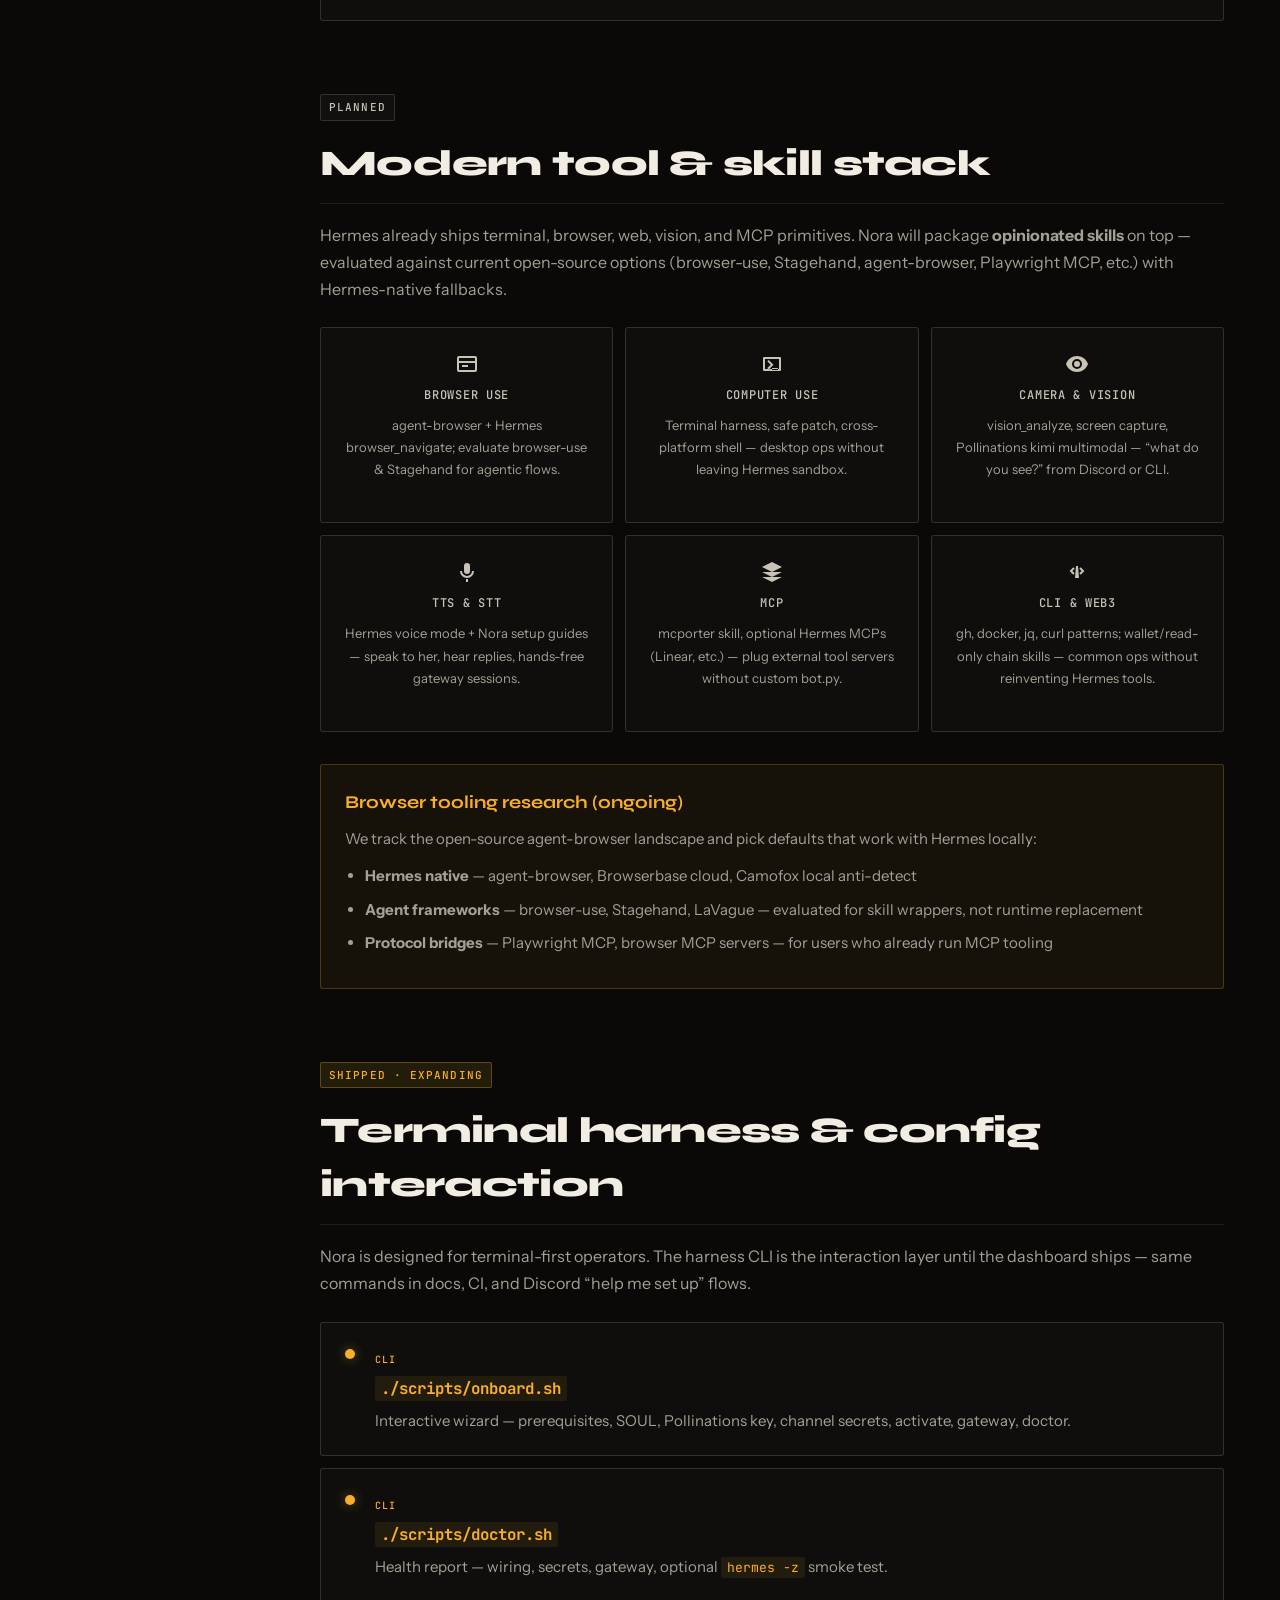
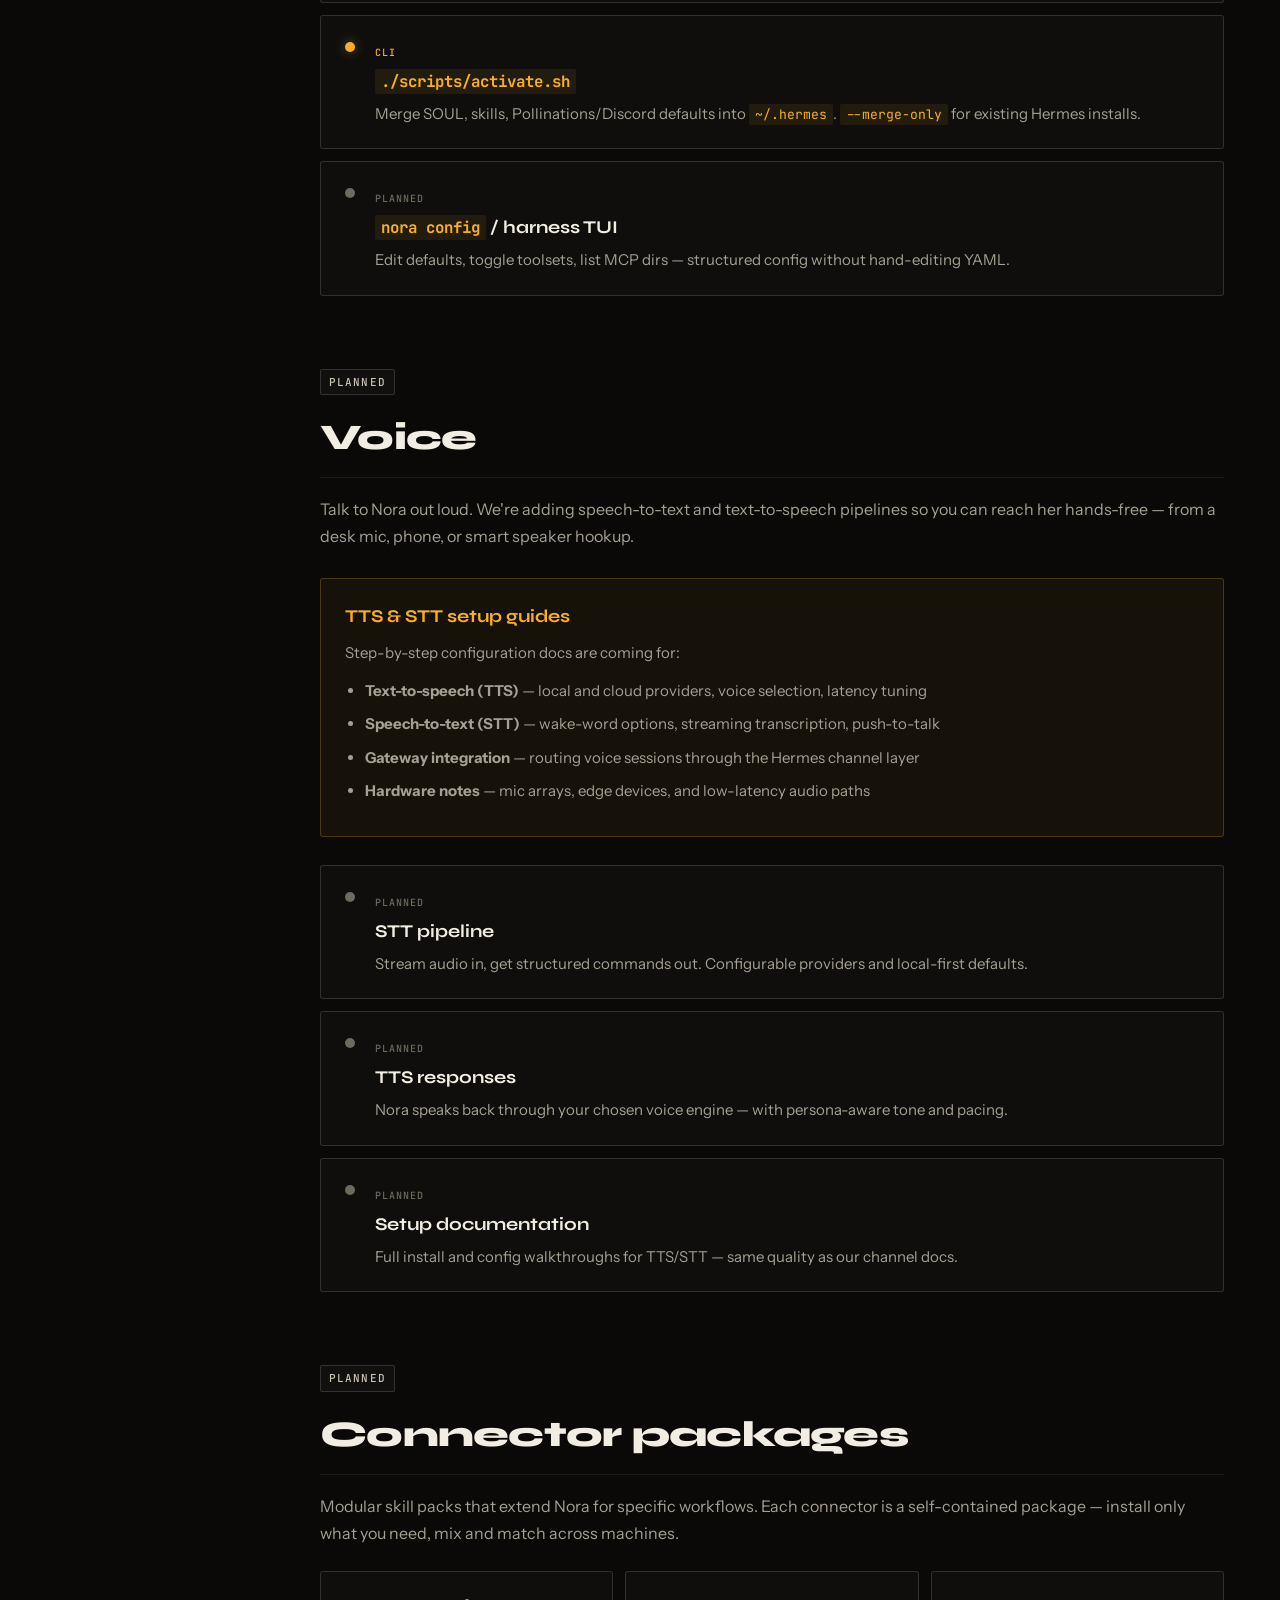
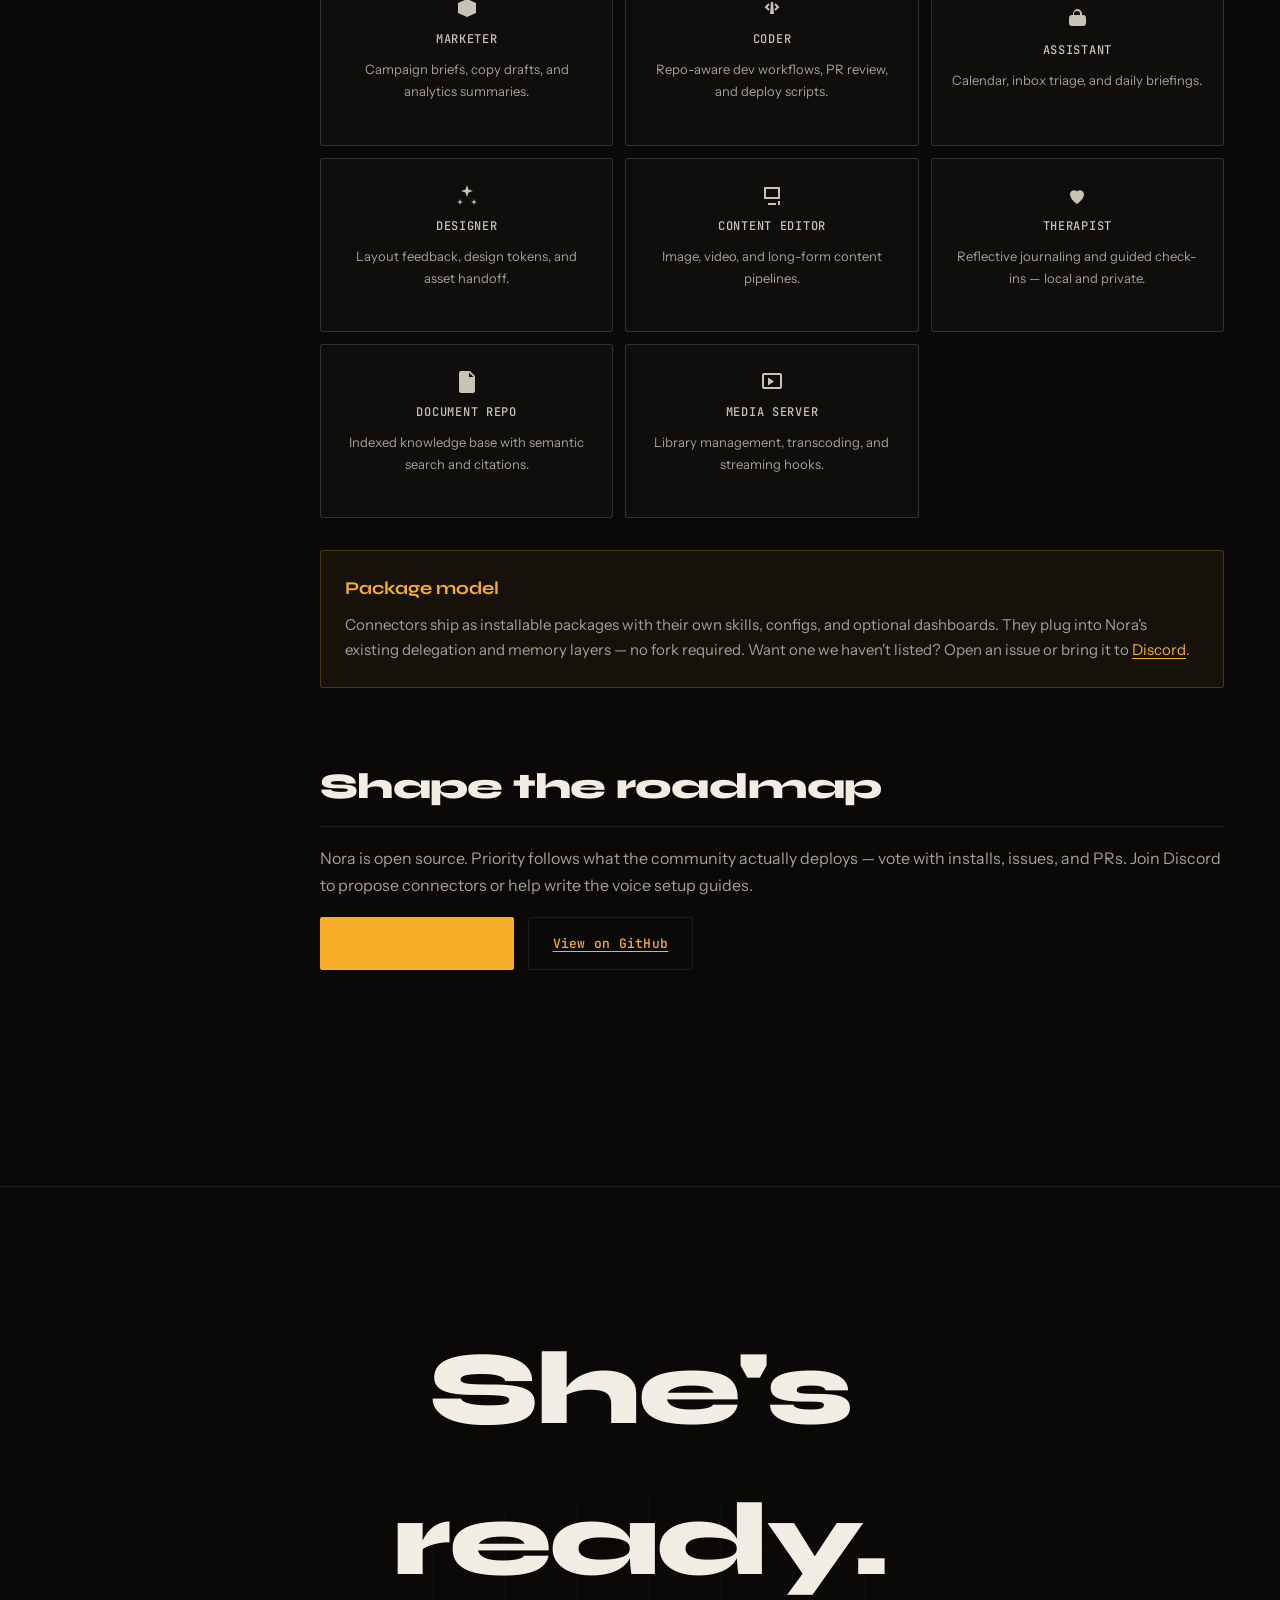
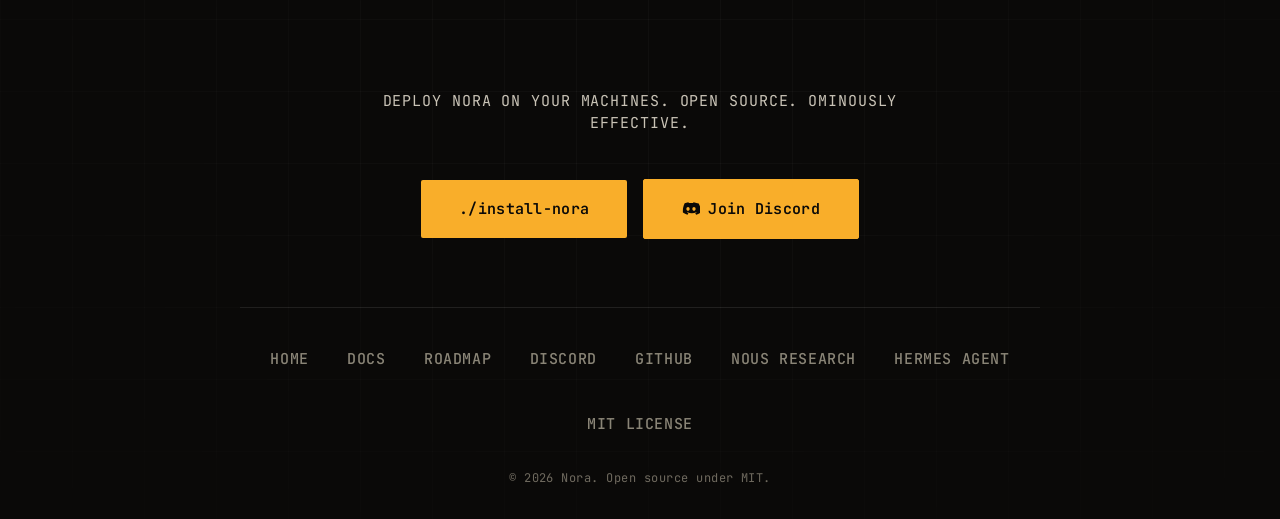
<file: website/roadmap.html>
<!DOCTYPE html>
<html lang="en" id="top">
<head>
  <meta charset="UTF-8">
  <meta name="viewport" content="width=device-width, initial-scale=1.0">
  <title>Roadmap | Nora — Hermes Agent Ops Persona</title>
  <meta name="description" content="Nora roadmap: Pollinations brain, Hermes harness & SDK, browser/computer use, MCP, terminal CLI, voice, vision, and connector packages.">
  <meta name="keywords" content="Nora roadmap, Hermes Agent, voice TTS STT, connector packages, AI agent addons">
  <meta name="author" content="Nora">
  <meta name="robots" content="index, follow">
  <meta name="theme-color" content="#fcc22e">
  <link rel="canonical" href="https://murderszn.github.io/hermes-nora/roadmap.html">
  <meta property="og:title" content="Roadmap | Nora — Hermes Agent Ops Persona">
  <meta property="og:description" content="What's shipping next for Nora: voice interfaces, connector packages, and expanded agent capabilities.">
  <meta property="og:type" content="website">
  <meta property="og:url" content="https://murderszn.github.io/hermes-nora/roadmap.html">
  <meta property="og:site_name" content="Nora">
  <meta property="og:image" content="https://murderszn.github.io/hermes-nora/public/hero-bg.jpg">
  <meta name="twitter:card" content="summary_large_image">
  <meta name="twitter:title" content="Roadmap | Nora">
  <meta name="twitter:description" content="Voice, connectors, and what's next for the Nora Hermes agent persona.">
  <meta name="twitter:image" content="https://murderszn.github.io/hermes-nora/public/hero-bg.jpg">
  <link rel="icon" href="public/favicon.svg" type="image/svg+xml">
  <link rel="apple-touch-icon" href="public/apple-touch-icon.png">
  <link rel="manifest" href="public/site.webmanifest">
  <link rel="preconnect" href="https://fonts.googleapis.com">
  <link rel="preconnect" href="https://fonts.gstatic.com" crossorigin>
  <link href="https://fonts.googleapis.com/css2?family=Instrument+Sans:wght@400;500;600;700&family=JetBrains+Mono:wght@400;500;600&family=Outfit:wght@700;800&family=Syne:wght@700;800&display=swap" rel="stylesheet">
  <link rel="stylesheet" href="styles.css?v=43">
  <link rel="stylesheet" href="roadmap.css?v=2">
  <script type="application/ld+json">
  {
    "@context": "https://schema.org",
    "@type": "WebPage",
    "name": "Nora Roadmap",
    "description": "Nora roadmap: Pollinations default brain, full Hermes personalization harness, modern tool skills, and connector packages.",
    "url": "https://murderszn.github.io/hermes-nora/roadmap.html",
    "isPartOf": { "@type": "WebSite", "name": "Nora", "url": "https://murderszn.github.io/hermes-nora/" }
  }
  </script>
</head>
<body class="roadmap-page">
  <svg xmlns="http://www.w3.org/2000/svg" style="display:none" aria-hidden="true">
    <symbol id="icon-discord" viewBox="0 0 24 24"><path fill="currentColor" d="M20.32 4.37a19.8 19.8 0 0 0-4.93-1.52.07.07 0 0 0-.07.04c-.21.38-.45.88-.62 1.27a18.3 18.3 0 0 0-5.5 0 12.6 12.6 0 0 0-.63-1.27.08.08 0 0 0-.07-.04 19.7 19.7 0 0 0-4.93 1.52.07.07 0 0 0-.03.03C1.45 8.55.98 12.58 1.21 16.57a.08.08 0 0 0 .03.06 19.9 19.9 0 0 0 5.99 3.03.08.08 0 0 0 .08-.03c.46-.63.87-1.3 1.22-2a.08.08 0 0 0-.04-.11 13.1 13.1 0 0 1-1.87-.9.08.08 0 0 1-.01-.13c.13-.1.26-.2.38-.3a.08.08 0 0 1 .08-.01c3.93 1.8 8.18 1.8 12.07 0a.08.08 0 0 1 .08.01c.12.1.25.2.38.3a.08.08 0 0 1-.01.12 12.3 12.3 0 0 1-1.88.91.08.08 0 0 0-.03.11c.35.7.76 1.36 1.22 2a.08.08 0 0 0 .08.03 19.8 19.8 0 0 0 6-3.03.08.08 0 0 0 .03-.06c.28-4.67-.76-8.6-3.16-12.17a.06.06 0 0 0-.03-.03zM8.02 14.33c-1.18 0-2.16-1.08-2.16-2.42 0-1.33.96-2.42 2.16-2.42 1.21 0 2.18 1.1 2.16 2.42 0 1.34-.96 2.42-2.16 2.42zm7.97 0c-1.18 0-2.16-1.08-2.16-2.42 0-1.33.96-2.42 2.16-2.42 1.21 0 2.18 1.1 2.16 2.42 0 1.34-.95 2.42-2.16 2.42z"/></symbol>
    <symbol id="icon-voice" viewBox="0 0 24 24"><path fill="currentColor" d="M12 14a3 3 0 0 0 3-3V6a3 3 0 0 0-6 0v5a3 3 0 0 0 3 3zm5-3a5 5 0 0 1-10 0H5a7 7 0 0 0 14 0h-2zM11 19h2v3h-2v-3z"/></symbol>
    <symbol id="icon-marketer" viewBox="0 0 24 24"><path fill="currentColor" d="M3 11h2v2H3v-2zm16 0h2v2h-2v-2zM7 9h10v6H7V9zm2 2v2h6v-2H9zM12 3l9 4v10l-9 4-9-4V7l9-4z"/></symbol>
    <symbol id="icon-coder" viewBox="0 0 24 24"><path fill="currentColor" d="M8.3 7.3 4.6 11l3.7 3.7 1.4-1.4L7.4 11l2.3-2.3-1.4-1.4zm7.4 0-1.4 1.4L16.6 11l-2.3 2.3 1.4 1.4L19.4 11l-3.7-3.7zM13 6h-2l-1 12h4l-1-12z"/></symbol>
    <symbol id="icon-assistant" viewBox="0 0 24 24"><path fill="currentColor" d="M12 2a5 5 0 0 1 5 5v1h1a3 3 0 0 1 3 3v5a3 3 0 0 1-3 3H7a3 3 0 0 1-3-3v-5a3 3 0 0 1 3-3h1V7a5 5 0 0 1 5-5zm0 2a3 3 0 0 0-3 3v1h6V7a3 3 0 0 0-3-3z"/></symbol>
    <symbol id="icon-designer" viewBox="0 0 24 24"><path fill="currentColor" d="M12 2l1.5 4.5L18 8l-4.5 1.5L12 14l-1.5-4.5L6 8l4.5-1.5L12 2zM5 16l.75 2.25L8 19l-2.25.75L5 22l-.75-2.25L2 19l2.25-.75L5 16zm14 0 .75 2.25L22 19l-2.25.75L19 22l-.75-2.25L16 19l2.25-.75L19 16z"/></symbol>
    <symbol id="icon-editor" viewBox="0 0 24 24"><path fill="currentColor" d="M4 4h16v12H4V4zm2 2v8h12V6H6zm2 14h8v2H8v-2zm10-2h2v4h-2v-4z"/></symbol>
    <symbol id="icon-therapist" viewBox="0 0 24 24"><path fill="currentColor" d="M12 21s-7-4.35-7-10a4 4 0 0 1 7-2.45A4 4 0 0 1 19 11c0 5.65-7 10-7 10z"/></symbol>
    <symbol id="icon-docs" viewBox="0 0 24 24"><path fill="currentColor" d="M6 2h9l5 5v15a2 2 0 0 1-2 2H6a2 2 0 0 1-2-2V4a2 2 0 0 1 2-2zm8 1.5V8h4.5L14 3.5zM8 12h8v2H8v-2zm0 4h8v2H8v-2z"/></symbol>
    <symbol id="icon-media" viewBox="0 0 24 24"><path fill="currentColor" d="M4 4h16a2 2 0 0 1 2 2v12a2 2 0 0 1-2 2H4a2 2 0 0 1-2-2V6a2 2 0 0 1 2-2zm0 2v12h16V6H4zm4 2.5 6 4-6 4v-8z"/></symbol>
    <symbol id="icon-brain" viewBox="0 0 24 24"><path fill="currentColor" d="M12 2C9.5 2 7.4 3.4 6.3 5.5 4.5 5.9 3 7.6 3 9.7 3 11.1 3.7 12.3 4.8 13c-.5.8-.8 1.7-.8 2.7 0 2.8 2.2 5 5 5.2V20h6v-1.1c2.8-.2 5-2.4 5-5.2 0-1-.3-1.9-.8-2.7 1.1-.7 1.8-1.9 1.8-3.3 0-2.1-1.5-3.8-3.3-4.2C16.6 3.4 14.5 2 12 2zm-1 6h2v6h-2V8zm0 8h2v2h-2v-2z"/></symbol>
    <symbol id="icon-browser" viewBox="0 0 24 24"><path fill="currentColor" d="M4 4h16a2 2 0 0 1 2 2v12a2 2 0 0 1-2 2H4a2 2 0 0 1-2-2V6a2 2 0 0 1 2-2zm0 2v3h16V6H4zm0 5v7h16v-7H4zm3 2h6v2H7v-2z"/></symbol>
    <symbol id="icon-harness" viewBox="0 0 24 24"><path fill="currentColor" d="M4 6h16v2H4V6zm0 5h10v2H4v-2zm0 5h16v2H4v-2zm12-5h4v7h-4v-7z"/></symbol>
    <symbol id="icon-terminal" viewBox="0 0 24 24"><path fill="currentColor" d="M4 5h16a1 1 0 0 1 1 1v12a1 1 0 0 1-1 1H4a1 1 0 0 1-1-1V6a1 1 0 0 1 1-1zm1 2v10h14V7H5zm2.3 2.3 3.4 3.4-3.4 3.4 1.4 1.4 4.8-4.8-4.8-4.8-1.4 1.4zm4.7 6.7v2h6v-2h-6z"/></symbol>
    <symbol id="icon-vision" viewBox="0 0 24 24"><path fill="currentColor" d="M12 4C7 4 2.7 7.1 1 12c1.7 4.9 6 8 11 8s9.3-3.1 11-8c-1.7-4.9-6-8-11-8zm0 3a5 5 0 1 1 0 10 5 5 0 0 1 0-10zm0 2a3 3 0 1 0 0 6 3 3 0 0 0 0-6z"/></symbol>
    <symbol id="icon-mcp" viewBox="0 0 24 24"><path fill="currentColor" d="M12 2 2 7l10 5 10-5-10-5zM2 17l10 5 10-5M2 12l10 5 10-5"/></symbol>
  </svg>

  <a href="#now" class="skip-link">Skip to content</a>

  <div class="scroll-progress" id="scroll-progress" aria-hidden="true"></div>

  <nav class="nav nav--dark nav--static" id="nav">
    <a href="index.html" class="nav-logo" aria-label="Nora — home">
      <span class="nav-logo-dot" aria-hidden="true"></span>
      <span class="nav-logo-text">NORA</span>
      <span class="nav-logo-sub">// ai agent persona</span>
    </a>
    <div class="nav-links">
      <a href="docs.html">Docs</a>
      <a href="index.html#install">Install</a>
      <a href="index.html#features">Features</a>
      <a href="roadmap.html" class="nav-active">Roadmap</a>
    </div>
  </nav>

  <header class="roadmap-hero">
    <div class="roadmap-hero-inner">
      <p class="section-label roadmap-hero-label">// ROADMAP</p>
      <h1 class="roadmap-title">What's next for Nora</h1>
      <p class="roadmap-lead">
        Nora ships as a drop-in Hermes persona today — Pollinations brain, onboard wizard, ops skills.
        This page tracks the path to a <strong>full harness and SDK</strong> for personalizing any Hermes agent:
        browser and computer use, MCP, terminal CLI, voice, vision, and connector packages.
      </p>
      <div class="roadmap-hero-links">
        <a href="index.html#install" class="btn btn-hero-primary btn-mono">./install-nora</a>
        <a href="#harness" class="btn btn-hero-outline btn-mono">Harness &amp; SDK</a>
      </div>
    </div>
  </header>

  <main class="roadmap-main">
    <aside class="roadmap-toc" aria-label="Table of contents">
      <p class="roadmap-toc-label">On this page</p>
      <nav>
        <a href="#now">Now</a>
        <a href="#pollinations">Pollinations</a>
        <a href="#harness">Harness &amp; SDK</a>
        <a href="#tools">Tool stack</a>
        <a href="#terminal">Terminal &amp; config</a>
        <a href="#voice">Voice</a>
        <a href="#connectors">Connectors</a>
        <a href="#contribute">Contribute</a>
      </nav>
    </aside>

    <article class="roadmap-content">
      <section id="now" class="roadmap-section">
        <span class="roadmap-status roadmap-status--shipped">Shipped</span>
        <h2>What you get today</h2>
        <p>
          Nora is live as a Hermes agent addon: persona, ops skills, channel gateways,
          persistent memory, subagent delegation, and MIT-licensed source on GitHub.
          Install with one command and reach her from Discord, email, Slack, and more.
        </p>
        <div class="roadmap-timeline">
          <div class="roadmap-milestone">
            <div class="roadmap-milestone-marker">
              <span class="roadmap-milestone-dot" aria-hidden="true"></span>
            </div>
            <div class="roadmap-milestone-body">
              <span class="roadmap-milestone-tag">v0 · persona</span>
              <h3>Hermes agent addon</h3>
              <p>Drop-in persona with ops dashboards, terminal access, and curated skills.</p>
            </div>
          </div>
          <div class="roadmap-milestone">
            <div class="roadmap-milestone-marker">
              <span class="roadmap-milestone-dot" aria-hidden="true"></span>
            </div>
            <div class="roadmap-milestone-body">
              <span class="roadmap-milestone-tag">v0 · channels</span>
              <h3>Multi-channel gateway</h3>
              <p>Discord, Gmail, Slack, Telegram, WhatsApp, Signal, and CLI — wired through Hermes.</p>
            </div>
          </div>
          <div class="roadmap-milestone">
            <div class="roadmap-milestone-marker">
              <span class="roadmap-milestone-dot" aria-hidden="true"></span>
            </div>
            <div class="roadmap-milestone-body">
              <span class="roadmap-milestone-tag">v0 · ops</span>
              <h3>Always-on monitoring</h3>
              <p>Natural-language scheduling for health checks, backups, and incident briefings.</p>
            </div>
          </div>
          <div class="roadmap-milestone">
            <div class="roadmap-milestone-marker">
              <span class="roadmap-milestone-dot" aria-hidden="true"></span>
            </div>
            <div class="roadmap-milestone-body">
              <span class="roadmap-milestone-tag">v0 · onboard</span>
              <h3>Plug-and-play wizard</h3>
              <p><code class="roadmap-inline-code">onboard.sh</code>, <code class="roadmap-inline-code">doctor.sh</code>, channel hub, and Discord setup skills — clone to first reply.</p>
            </div>
          </div>
        </div>
      </section>

      <section id="pollinations" class="roadmap-section">
        <span class="roadmap-status roadmap-status--shipped">Shipped</span>
        <h2>Pollinations AI — default brain</h2>
        <p>
          Nora's app-side reasoning runs on <a href="https://enter.pollinations.ai" target="_blank" rel="noopener">Pollinations AI</a>
          so users need one key, not a provider maze. Activate wires <code class="roadmap-inline-code">custom:pollinations</code>
          with <code class="roadmap-inline-code">kimi</code> (256K, tools, vision). Onboard prompts for
          <code class="roadmap-inline-code">POLLINATIONS_API_KEY</code> and syncs to Hermes.
        </p>
        <div class="roadmap-callout">
          <h3>Why Pollinations for Nora</h3>
          <ul>
            <li><strong>Easy onboarding</strong> — single API key at enter.pollinations.ai</li>
            <li><strong>Multimodal default</strong> — kimi handles chat, tools, and images on one endpoint</li>
            <li><strong>Model menu</strong> — switch to deepseek, glm, claude-fast in chat without reconfiguring Hermes</li>
            <li><strong>Hermes-compatible</strong> — OpenAI-style API; existing users keep their provider via <code class="roadmap-inline-code">--merge-only</code></li>
          </ul>
        </div>
      </section>

      <section id="harness" class="roadmap-section">
        <span class="roadmap-status roadmap-status--planned">In progress</span>
        <h2>Hermes harness &amp; personalization SDK</h2>
        <p>
          Nora is evolving from a persona pack into a <strong>full harness</strong> for building and shipping
          customized Hermes agents — soul, skills, config defaults, channel wiring, and tool packs —
          without forking Hermes itself.
        </p>

        <div class="roadmap-callout">
          <h3>Five phases to a complete harness</h3>
          <ol class="roadmap-phase-list">
            <li><strong>Phase 1 — Persona pack</strong> (shipped): SOUL.md, skills library, Pollinations + Discord defaults, activate/onboard/doctor CLI.</li>
            <li><strong>Phase 2 — Tool harness</strong> (in progress): curated skills for browser use, computer/terminal use, MCP, and common CLI patterns — wired to Hermes toolsets.</li>
            <li><strong>Phase 3 — Sensory stack</strong> (planned): TTS/STT pipelines, camera and screen vision, voice gateway routes — persona-aware responses.</li>
            <li><strong>Phase 4 — Config &amp; interaction SDK</strong> (planned): schema-driven defaults, env templates per channel, merge-only profiles, dashboard for harness status.</li>
            <li><strong>Phase 5 — Agent SDK</strong> (planned): fork Nora to ship your own persona; connector marketplace; web3 and domain-specific skill packs as installable modules.</li>
          </ol>
        </div>

        <div class="roadmap-timeline">
          <div class="roadmap-milestone">
            <div class="roadmap-milestone-marker">
              <span class="roadmap-milestone-dot roadmap-milestone-dot--planned" aria-hidden="true"></span>
            </div>
            <div class="roadmap-milestone-body">
              <span class="roadmap-milestone-tag roadmap-milestone-tag--muted">sdk</span>
              <h3>Persona template repo</h3>
              <p>Fork hermes-nora → edit SOUL + skills → <code class="roadmap-inline-code">onboard.sh</code> → deployed agent. Documented contract for what activate merges.</p>
            </div>
          </div>
          <div class="roadmap-milestone">
            <div class="roadmap-milestone-marker">
              <span class="roadmap-milestone-dot roadmap-milestone-dot--planned" aria-hidden="true"></span>
            </div>
            <div class="roadmap-milestone-body">
              <span class="roadmap-milestone-tag roadmap-milestone-tag--muted">sdk</span>
              <h3>Harness config schema</h3>
              <p>Versioned <code class="roadmap-inline-code">hermes/*.defaults.yaml</code> blocks — LLM, discord, toolsets, MCP dirs — merged idempotently like today.</p>
            </div>
          </div>
          <div class="roadmap-milestone">
            <div class="roadmap-milestone-marker">
              <span class="roadmap-milestone-dot roadmap-milestone-dot--planned" aria-hidden="true"></span>
            </div>
            <div class="roadmap-milestone-body">
              <span class="roadmap-milestone-tag roadmap-milestone-tag--muted">sdk</span>
              <h3>Local control dashboard</h3>
              <p>Gateway status, doctor checks, channel health, cron queue — the “browserview” for your agent on your machine.</p>
            </div>
          </div>
        </div>
      </section>

      <section id="tools" class="roadmap-section">
        <span class="roadmap-status roadmap-status--planned">Planned</span>
        <h2>Modern tool &amp; skill stack</h2>
        <p>
          Hermes already ships terminal, browser, web, vision, and MCP primitives. Nora will package
          <strong>opinionated skills</strong> on top — evaluated against current open-source options
          (browser-use, Stagehand, agent-browser, Playwright MCP, etc.) with Hermes-native fallbacks.
        </p>

        <div class="roadmap-grid" role="list">
          <div class="roadmap-card" role="listitem">
            <svg class="roadmap-card-icon" aria-hidden="true"><use href="#icon-browser"/></svg>
            <span class="roadmap-card-name">Browser use</span>
            <p class="roadmap-card-desc">agent-browser + Hermes browser_navigate; evaluate browser-use &amp; Stagehand for agentic flows.</p>
          </div>
          <div class="roadmap-card" role="listitem">
            <svg class="roadmap-card-icon" aria-hidden="true"><use href="#icon-terminal"/></svg>
            <span class="roadmap-card-name">Computer use</span>
            <p class="roadmap-card-desc">Terminal harness, safe patch, cross-platform shell — desktop ops without leaving Hermes sandbox.</p>
          </div>
          <div class="roadmap-card" role="listitem">
            <svg class="roadmap-card-icon" aria-hidden="true"><use href="#icon-vision"/></svg>
            <span class="roadmap-card-name">Camera &amp; vision</span>
            <p class="roadmap-card-desc">vision_analyze, screen capture, Pollinations kimi multimodal — “what do you see?” from Discord or CLI.</p>
          </div>
          <div class="roadmap-card" role="listitem">
            <svg class="roadmap-card-icon" aria-hidden="true"><use href="#icon-voice"/></svg>
            <span class="roadmap-card-name">TTS &amp; STT</span>
            <p class="roadmap-card-desc">Hermes voice mode + Nora setup guides — speak to her, hear replies, hands-free gateway sessions.</p>
          </div>
          <div class="roadmap-card" role="listitem">
            <svg class="roadmap-card-icon" aria-hidden="true"><use href="#icon-mcp"/></svg>
            <span class="roadmap-card-name">MCP</span>
            <p class="roadmap-card-desc">mcporter skill, optional Hermes MCPs (Linear, etc.) — plug external tool servers without custom bot.py.</p>
          </div>
          <div class="roadmap-card" role="listitem">
            <svg class="roadmap-card-icon" aria-hidden="true"><use href="#icon-coder"/></svg>
            <span class="roadmap-card-name">CLI &amp; web3</span>
            <p class="roadmap-card-desc">gh, docker, jq, curl patterns; wallet/read-only chain skills — common ops without reinventing Hermes tools.</p>
          </div>
        </div>

        <div class="roadmap-callout">
          <h3>Browser tooling research (ongoing)</h3>
          <p>We track the open-source agent-browser landscape and pick defaults that work with Hermes locally:</p>
          <ul>
            <li><strong>Hermes native</strong> — agent-browser, Browserbase cloud, Camofox local anti-detect</li>
            <li><strong>Agent frameworks</strong> — browser-use, Stagehand, LaVague — evaluated for skill wrappers, not runtime replacement</li>
            <li><strong>Protocol bridges</strong> — Playwright MCP, browser MCP servers — for users who already run MCP tooling</li>
          </ul>
        </div>
      </section>

      <section id="terminal" class="roadmap-section">
        <span class="roadmap-status roadmap-status--shipped">Shipped · expanding</span>
        <h2>Terminal harness &amp; config interaction</h2>
        <p>
          Nora is designed for terminal-first operators. The harness CLI is the interaction layer
          until the dashboard ships — same commands in docs, CI, and Discord “help me set up” flows.
        </p>
        <div class="roadmap-timeline">
          <div class="roadmap-milestone">
            <div class="roadmap-milestone-marker">
              <span class="roadmap-milestone-dot" aria-hidden="true"></span>
            </div>
            <div class="roadmap-milestone-body">
              <span class="roadmap-milestone-tag">cli</span>
              <h3><code class="roadmap-inline-code">./scripts/onboard.sh</code></h3>
              <p>Interactive wizard — prerequisites, SOUL, Pollinations key, channel secrets, activate, gateway, doctor.</p>
            </div>
          </div>
          <div class="roadmap-milestone">
            <div class="roadmap-milestone-marker">
              <span class="roadmap-milestone-dot" aria-hidden="true"></span>
            </div>
            <div class="roadmap-milestone-body">
              <span class="roadmap-milestone-tag">cli</span>
              <h3><code class="roadmap-inline-code">./scripts/doctor.sh</code></h3>
              <p>Health report — wiring, secrets, gateway, optional <code class="roadmap-inline-code">hermes -z</code> smoke test.</p>
            </div>
          </div>
          <div class="roadmap-milestone">
            <div class="roadmap-milestone-marker">
              <span class="roadmap-milestone-dot" aria-hidden="true"></span>
            </div>
            <div class="roadmap-milestone-body">
              <span class="roadmap-milestone-tag">cli</span>
              <h3><code class="roadmap-inline-code">./scripts/activate.sh</code></h3>
              <p>Merge SOUL, skills, Pollinations/Discord defaults into <code class="roadmap-inline-code">~/.hermes</code>. <code class="roadmap-inline-code">--merge-only</code> for existing Hermes installs.</p>
            </div>
          </div>
          <div class="roadmap-milestone">
            <div class="roadmap-milestone-marker">
              <span class="roadmap-milestone-dot roadmap-milestone-dot--planned" aria-hidden="true"></span>
            </div>
            <div class="roadmap-milestone-body">
              <span class="roadmap-milestone-tag roadmap-milestone-tag--muted">planned</span>
              <h3><code class="roadmap-inline-code">nora config</code> / harness TUI</h3>
              <p>Edit defaults, toggle toolsets, list MCP dirs — structured config without hand-editing YAML.</p>
            </div>
          </div>
        </div>
      </section>

      <section id="voice" class="roadmap-section">
        <span class="roadmap-status roadmap-status--planned">Planned</span>
        <h2>Voice</h2>
        <p>
          Talk to Nora out loud. We're adding speech-to-text and text-to-speech pipelines
          so you can reach her hands-free — from a desk mic, phone, or smart speaker hookup.
        </p>

        <div class="roadmap-callout">
          <h3>TTS &amp; STT setup guides</h3>
          <p>Step-by-step configuration docs are coming for:</p>
          <ul>
            <li><strong>Text-to-speech (TTS)</strong> — local and cloud providers, voice selection, latency tuning</li>
            <li><strong>Speech-to-text (STT)</strong> — wake-word options, streaming transcription, push-to-talk</li>
            <li><strong>Gateway integration</strong> — routing voice sessions through the Hermes channel layer</li>
            <li><strong>Hardware notes</strong> — mic arrays, edge devices, and low-latency audio paths</li>
          </ul>
        </div>

        <div class="roadmap-timeline">
          <div class="roadmap-milestone">
            <div class="roadmap-milestone-marker">
              <span class="roadmap-milestone-dot roadmap-milestone-dot--planned" aria-hidden="true"></span>
            </div>
            <div class="roadmap-milestone-body">
              <span class="roadmap-milestone-tag roadmap-milestone-tag--muted">planned</span>
              <h3>STT pipeline</h3>
              <p>Stream audio in, get structured commands out. Configurable providers and local-first defaults.</p>
            </div>
          </div>
          <div class="roadmap-milestone">
            <div class="roadmap-milestone-marker">
              <span class="roadmap-milestone-dot roadmap-milestone-dot--planned" aria-hidden="true"></span>
            </div>
            <div class="roadmap-milestone-body">
              <span class="roadmap-milestone-tag roadmap-milestone-tag--muted">planned</span>
              <h3>TTS responses</h3>
              <p>Nora speaks back through your chosen voice engine — with persona-aware tone and pacing.</p>
            </div>
          </div>
          <div class="roadmap-milestone">
            <div class="roadmap-milestone-marker">
              <span class="roadmap-milestone-dot roadmap-milestone-dot--planned" aria-hidden="true"></span>
            </div>
            <div class="roadmap-milestone-body">
              <span class="roadmap-milestone-tag roadmap-milestone-tag--muted">planned</span>
              <h3>Setup documentation</h3>
              <p>Full install and config walkthroughs for TTS/STT — same quality as our channel docs.</p>
            </div>
          </div>
        </div>
      </section>

      <section id="connectors" class="roadmap-section">
        <span class="roadmap-status roadmap-status--planned">Planned</span>
        <h2>Connector packages</h2>
        <p>
          Modular skill packs that extend Nora for specific workflows. Each connector is a
          self-contained package — install only what you need, mix and match across machines.
        </p>

        <div class="roadmap-grid" role="list">
          <div class="roadmap-card" role="listitem">
            <svg class="roadmap-card-icon" aria-hidden="true"><use href="#icon-marketer"/></svg>
            <span class="roadmap-card-name">Marketer</span>
            <p class="roadmap-card-desc">Campaign briefs, copy drafts, and analytics summaries.</p>
          </div>
          <div class="roadmap-card" role="listitem">
            <svg class="roadmap-card-icon" aria-hidden="true"><use href="#icon-coder"/></svg>
            <span class="roadmap-card-name">Coder</span>
            <p class="roadmap-card-desc">Repo-aware dev workflows, PR review, and deploy scripts.</p>
          </div>
          <div class="roadmap-card" role="listitem">
            <svg class="roadmap-card-icon" aria-hidden="true"><use href="#icon-assistant"/></svg>
            <span class="roadmap-card-name">Assistant</span>
            <p class="roadmap-card-desc">Calendar, inbox triage, and daily briefings.</p>
          </div>
          <div class="roadmap-card" role="listitem">
            <svg class="roadmap-card-icon" aria-hidden="true"><use href="#icon-designer"/></svg>
            <span class="roadmap-card-name">Designer</span>
            <p class="roadmap-card-desc">Layout feedback, design tokens, and asset handoff.</p>
          </div>
          <div class="roadmap-card" role="listitem">
            <svg class="roadmap-card-icon" aria-hidden="true"><use href="#icon-editor"/></svg>
            <span class="roadmap-card-name">Content editor</span>
            <p class="roadmap-card-desc">Image, video, and long-form content pipelines.</p>
          </div>
          <div class="roadmap-card" role="listitem">
            <svg class="roadmap-card-icon" aria-hidden="true"><use href="#icon-therapist"/></svg>
            <span class="roadmap-card-name">Therapist</span>
            <p class="roadmap-card-desc">Reflective journaling and guided check-ins — local and private.</p>
          </div>
          <div class="roadmap-card" role="listitem">
            <svg class="roadmap-card-icon" aria-hidden="true"><use href="#icon-docs"/></svg>
            <span class="roadmap-card-name">Document repo</span>
            <p class="roadmap-card-desc">Indexed knowledge base with semantic search and citations.</p>
          </div>
          <div class="roadmap-card" role="listitem">
            <svg class="roadmap-card-icon" aria-hidden="true"><use href="#icon-media"/></svg>
            <span class="roadmap-card-name">Media server</span>
            <p class="roadmap-card-desc">Library management, transcoding, and streaming hooks.</p>
          </div>
        </div>

        <div class="roadmap-callout">
          <h3>Package model</h3>
          <p>
            Connectors ship as installable packages with their own skills, configs, and optional
            dashboards. They plug into Nora's existing delegation and memory layers — no fork required.
            Want one we haven't listed? Open an issue or bring it to <a href="#" data-discord-link>Discord</a>.
          </p>
        </div>
      </section>

      <section id="contribute" class="roadmap-section">
        <h2>Shape the roadmap</h2>
        <p>
          Nora is open source. Priority follows what the community actually deploys —
          vote with installs, issues, and PRs. Join Discord to propose connectors or
          help write the voice setup guides.
        </p>
        <div class="roadmap-hero-links">
          <a href="#" data-discord-link class="btn btn-discord btn-mono" target="_blank" rel="noopener">
            <svg width="16" height="16" fill="currentColor" aria-hidden="true"><use href="#icon-discord"/></svg>
            Join Discord
          </a>
          <a href="https://github.com/murderszn/hermes-nora" class="btn btn-discord-ghost btn-mono" target="_blank" rel="noopener">View on GitHub</a>
        </div>
      </section>
    </article>
  </main>

  <footer class="footer">
    <div class="footer-scene footer-scene--roadmap">
      <div class="footer-inner">
        <h2 class="footer-headline">She's ready.</h2>
        <p class="footer-tagline">Deploy Nora on your machines. Open source. Ominously effective.</p>
        <div class="footer-actions">
          <a href="index.html#install" class="btn btn-primary btn-lg btn-mono">./install-nora</a>
          <a href="#" data-discord-link class="btn btn-discord btn-lg btn-mono" target="_blank" rel="noopener">
            <svg width="18" height="18" fill="currentColor" aria-hidden="true"><use href="#icon-discord"/></svg>
            Join Discord
          </a>
        </div>
        <nav class="footer-links" aria-label="Footer">
          <a href="index.html">Home</a>
          <a href="docs.html">Docs</a>
          <a href="roadmap.html">Roadmap</a>
          <a href="#" data-discord-link target="_blank" rel="noopener">Discord</a>
          <a href="https://github.com/murderszn/hermes-nora" target="_blank" rel="noopener">GitHub</a>
          <a href="https://nousresearch.com" target="_blank" rel="noopener">Nous Research</a>
          <a href="https://hermes-agent.nousresearch.com" target="_blank" rel="noopener">Hermes Agent</a>
          <a href="https://github.com/murderszn/hermes-nora/blob/main/LICENSE" target="_blank" rel="noopener">MIT License</a>
        </nav>
      </div>
      <p class="footer-copy">© 2026 Nora. Open source under MIT.</p>
    </div>
  </footer>

  <script src="site-links.js"></script>
  <script src="docs.js"></script>
</body>
</html>
</file>
<file: website/styles.css>
*,
*::before,
*::after {
  box-sizing: border-box;
  margin: 0;
  padding: 0;
}

:root {
  --yellow: #f9ae2a;
  --yellow-bright: #fcc22e;
  --yellow-png: #fcc22e;
  --yellow-hover: #fcd956;
  --yellow-rgb: 252, 194, 46;
  --yellow-deep-rgb: 249, 174, 42;
  --black: #0a0908;
  --black-soft: #0f0e0c;
  --black-raised: #141210;
  --gray: #8a8577;
  --gray-muted: #6f6a5f;
  --gray-light: #c9c3b6;
  --white: #f2ede2;
  --text-on-dark: #f2ede2;
  --text-on-dark-muted: #a5a094;
  --text-on-yellow: #0a0908;
  --text-on-yellow-muted: rgba(10, 9, 8, 0.58);
  --text-on-yellow-subtle: rgba(10, 9, 8, 0.45);
  --border-dark: rgba(255, 255, 255, 0.08);
  --border-panel: rgba(255, 255, 255, 0.14);
  --border-yellow: rgba(10, 9, 8, 0.12);
  --accent-line: rgba(var(--yellow-rgb), 0.28);
  --radius-panel: 3px;
  --radius-box: 2px;
  --font-display: 'Syne', system-ui, sans-serif;
  --font-brand: 'Outfit', system-ui, sans-serif;
  --font-body: 'Instrument Sans', system-ui, sans-serif;
  --font-mono: 'JetBrains Mono', 'SF Mono', 'Fira Code', monospace;
  --nav-height: 80px;
  --page-max: 1280px;
  --section-pad-y: clamp(5rem, 10vw, 8.5rem);
  --section-pad-x: clamp(1.75rem, 5vw, 3.5rem);
}

@keyframes blink {
  0%, 100% { opacity: 1; }
  50% { opacity: 0.25; }
}

html {
  scroll-behavior: smooth;
  scroll-padding-top: calc(var(--nav-height) + 1rem);
}

body {
  font-family: var(--font-body);
  background: var(--black);
  color: var(--white);
  line-height: 1.5;
  -webkit-font-smoothing: antialiased;
  overflow-x: hidden;
  -webkit-tap-highlight-color: transparent;
}

.btn,
.platform-card,
.channel-item,
.scroll-cue {
  touch-action: manipulation;
}

a {
  color: inherit;
  text-decoration: none;
}

#install,
#channels,
#features {
  scroll-margin-top: calc(var(--nav-height) + 1rem);
}

/* Skip link */
.skip-link {
  position: fixed;
  top: -100%;
  left: 1rem;
  z-index: 300;
  padding: 0.75rem 1.25rem;
  background: var(--black);
  color: var(--yellow);
  font-size: 0.875rem;
  font-weight: 600;
  border-radius: 0 0 6px 6px;
  transition: top 0.2s;
}

.skip-link:focus {
  top: 0;
  outline: 2px solid var(--yellow);
  outline-offset: 2px;
}

/* Scroll progress */
.scroll-progress {
  position: fixed;
  top: 0;
  left: 0;
  right: 0;
  height: 2px;
  z-index: 250;
  background: rgba(var(--yellow-rgb), 0.15);
  transform-origin: left;
  transform: scaleX(0);
  pointer-events: none;
}

.scroll-progress::after {
  content: '';
  position: absolute;
  inset: 0;
  background: var(--yellow-bright);
}

/* Focus */
:focus-visible {
  outline: 2px solid var(--yellow);
  outline-offset: 3px;
}

.nav--light :focus-visible,
.hero :focus-visible {
  outline-color: var(--black);
}

/* Scroll driver */
.scroll-spacer {
  height: 100vh;
  height: 100dvh;
  pointer-events: none;
}

/* Overlay */
.overlay {
  position: fixed;
  top: 0;
  left: 0;
  right: 0;
  height: 100vh;
  height: 100dvh;
  z-index: 50;
  will-change: transform;
  overflow: hidden;
}

.overlay.is-revealed {
  pointer-events: none;
}

.overlay-bg {
  position: absolute;
  inset: -5% 0;
  background: var(--yellow-png) url('public/hero-bg.jpg') right center / cover no-repeat;
  will-change: transform;
}

.overlay-edge {
  position: absolute;
  bottom: 0;
  left: 0;
  right: 0;
  height: 1px;
  background: rgba(0, 0, 0, 0.12);
  box-shadow: 0 8px 32px rgba(0, 0, 0, 0.25);
}

/* Nav */
.nav {
  position: fixed;
  top: 0;
  left: 0;
  right: 0;
  z-index: 200;
  display: flex;
  align-items: center;
  justify-content: space-between;
  height: var(--nav-height);
  padding: env(safe-area-inset-top, 0) clamp(1.5rem, 4vw, 3rem) 0;
  padding-left: max(1.5rem, env(safe-area-inset-left));
  padding-right: max(1.5rem, env(safe-area-inset-right));
  transition: background 0.35s ease, backdrop-filter 0.35s ease, color 0.35s ease;
}

.nav--light {
  color: var(--black);
  background: transparent;
}

.nav--light .nav-links a {
  color: rgba(0, 0, 0, 0.55);
}

.nav--light .nav-links a:hover {
  color: var(--black);
}

.nav--dark {
  color: var(--white);
  background: rgba(10, 9, 8, 0.92);
  backdrop-filter: blur(12px);
  border-bottom: 1px solid rgba(255, 255, 255, 0.08);
}

.nav--dark .nav-links a {
  color: var(--gray-light);
}

.nav--dark .nav-links a:hover {
  color: var(--white);
}

.nav--yellow {
  color: var(--text-on-yellow);
  background: rgba(var(--yellow-rgb), 0.94);
  backdrop-filter: blur(12px);
  border-bottom: 1px solid var(--border-yellow);
}

.nav--yellow .nav-links a {
  color: rgba(0, 0, 0, 0.55);
}

.nav--yellow .nav-links a:hover {
  color: var(--black);
}

.nav-logo {
  display: flex;
  align-items: center;
  gap: 0.625rem;
  font-weight: 800;
  letter-spacing: 0.02em;
}

.nav-logo-dot {
  width: 8px;
  height: 8px;
  border-radius: 50%;
  background: var(--yellow-bright);
  box-shadow: 0 0 10px var(--yellow-bright);
  animation: blink 2.2s ease-in-out infinite;
  flex-shrink: 0;
}

.nav--light .nav-logo-dot {
  background: var(--black);
  box-shadow: 0 0 10px rgba(0, 0, 0, 0.35);
}

.nav--yellow .nav-logo-dot {
  background: var(--black);
  box-shadow: 0 0 10px rgba(0, 0, 0, 0.25);
}

.nav-logo-text {
  font-family: var(--font-brand);
  font-size: 1.3125rem;
  font-weight: 800;
  letter-spacing: 0.02em;
}

.nav-logo-sub {
  font-family: var(--font-mono);
  font-size: 0.6875rem;
  font-weight: 400;
  letter-spacing: 0.12em;
  color: var(--gray);
  margin-left: 0.125rem;
}

.nav--light .nav-logo-sub {
  color: rgba(0, 0, 0, 0.45);
}

.nav--yellow .nav-logo-sub {
  color: rgba(0, 0, 0, 0.45);
}

.nav-links {
  display: flex;
  align-items: center;
  gap: 2rem;
}

.nav-links a {
  font-family: var(--font-mono);
  font-size: 0.875rem;
  font-weight: 500;
  transition: color 0.2s;
}

.nav-active {
  color: var(--yellow) !important;
}

/* Hero */
.hero {
  position: relative;
  height: 100%;
  display: flex;
  align-items: center;
  z-index: 2;
}

.hero-content {
  max-width: 720px;
  padding: calc(var(--nav-height) + 3.5rem) clamp(1.75rem, 6vw, 5.5rem) 5.5rem;
  padding-left: max(clamp(1.5rem, 6vw, 5rem), env(safe-area-inset-left));
  color: var(--black);
  animation: hero-enter 1s cubic-bezier(0.22, 1, 0.36, 1) both;
}

/* Ultrawide: nudge copy right to match 14″ MacBook proportions; portrait stays right-aligned */
@media (min-width: 1680px) {
  .hero-content {
    margin-left: min(calc((100vw - 1512px) * 0.14), 18rem);
  }
}

@keyframes hero-enter {
  from {
    opacity: 0;
    transform: translateY(28px);
  }
  to {
    opacity: 1;
    transform: translateY(0);
  }
}

.hero-title {
  position: relative;
  display: inline-block;
  font-family: var(--font-brand);
  font-size: clamp(6rem, 17vw, 13rem);
  font-weight: 800;
  line-height: 0.92;
  letter-spacing: -0.035em;
  margin-bottom: 2rem;
  padding-bottom: 0.04em;
  overflow: visible;
}

.hero-title-ghost {
  position: absolute;
  inset: 0;
  color: transparent;
  -webkit-text-stroke: 1px rgba(10, 9, 8, 0.18);
  transform: translate(3px, -2px);
  pointer-events: none;
}

.hero-title-text {
  position: relative;
}

.hero-tagline {
  font-size: clamp(1.125rem, 2.8vw, 1.375rem);
  color: var(--text-on-yellow-muted);
  max-width: 520px;
  margin-bottom: 2.5rem;
  line-height: 1.55;
}

.hero-actions {
  display: flex;
  flex-flow: row nowrap;
  align-items: center;
  gap: 1rem;
  margin-bottom: 2rem;
}

.hero-powered {
  font-family: var(--font-mono);
  font-size: 0.75rem;
  letter-spacing: 0.06em;
  text-transform: uppercase;
  color: var(--text-on-yellow-subtle);
}

.hero-powered a {
  color: var(--text-on-yellow-muted);
  text-decoration: underline;
  text-underline-offset: 3px;
  transition: color 0.2s;
}

.hero-powered a:hover {
  color: var(--black);
}

/* Scroll cue */
.scroll-cue {
  position: absolute;
  bottom: max(2.5rem, env(safe-area-inset-bottom));
  left: 50%;
  transform: translateX(-50%);
  z-index: 3;
  display: flex;
  flex-direction: column;
  align-items: center;
  gap: 0.5rem;
  background: none;
  border: none;
  cursor: pointer;
  color: rgba(0, 0, 0, 0.45);
  font-family: var(--font-mono);
  font-size: 0.6875rem;
  font-weight: 500;
  letter-spacing: 0.14em;
  text-transform: uppercase;
  transition: color 0.2s, opacity 0.4s;
  animation: cue-fade-in 1s ease 0.8s both;
}

.scroll-cue:hover {
  color: var(--black);
}

.scroll-cue.is-hidden {
  opacity: 0;
  pointer-events: none;
}

.scroll-cue-arrow {
  animation: cue-bounce 2s ease infinite;
}

@keyframes cue-fade-in {
  from { opacity: 0; transform: translateX(-50%) translateY(12px); }
  to { opacity: 1; transform: translateX(-50%) translateY(0); }
}

@keyframes cue-bounce {
  0%, 100% { transform: translateY(0); }
  50% { transform: translateY(6px); }
}

/* Buttons */
.btn {
  display: inline-flex;
  align-items: center;
  gap: 0.5rem;
  padding: 0.875rem 1.75rem;
  font-family: var(--font-body);
  font-size: 0.9375rem;
  font-weight: 600;
  border-radius: 6px;
  border: none;
  cursor: pointer;
  transition: background 0.2s, color 0.2s, border-color 0.2s;
}

@media (hover: hover) and (pointer: fine) {
  .btn:hover {
    transform: translateY(-1px);
  }
}

.btn-dark {
  background: var(--black);
  color: var(--yellow-bright);
}

.btn-dark:hover {
  background: #1a1a1a;
}

.btn-outline-dark {
  background: transparent;
  color: var(--black);
  border: 2px solid rgba(0, 0, 0, 0.25);
}

.btn-outline-dark:hover {
  border-color: var(--black);
  background: rgba(0, 0, 0, 0.06);
}

.btn-hero-primary {
  background: var(--black);
  color: var(--yellow-bright);
  border-radius: 2px;
  padding: 0.9375rem 1.625rem;
  font-size: 0.875rem;
}

.btn-hero-primary:hover {
  background: #1a1a1a;
}

.btn-hero-outline {
  background: transparent;
  color: var(--black);
  border: 1px solid rgba(0, 0, 0, 0.22);
  border-radius: 2px;
  padding: 1rem 1.75rem;
  font-size: 0.9375rem;
}

.btn-hero-outline:hover {
  border-color: var(--black);
  background: rgba(0, 0, 0, 0.05);
}

.btn-mono {
  font-family: var(--font-mono);
  font-weight: 600;
  letter-spacing: 0.02em;
  line-height: 1.5;
}

.btn-primary {
  background: var(--yellow);
  color: var(--black);
}

.btn-primary:hover {
  background: var(--yellow-bright);
}

.btn-discord {
  display: inline-flex;
  align-items: center;
  gap: 0.5rem;
  background: var(--yellow);
  color: var(--text-on-yellow);
  border: 1px solid var(--yellow);
  border-radius: 2px;
}

.btn-discord:hover {
  background: var(--yellow-bright);
  border-color: var(--yellow-bright);
}

.btn-discord-ghost {
  display: inline-flex;
  align-items: center;
  gap: 0.5rem;
  padding: 0.875rem 1.5rem;
  font-family: var(--font-mono);
  font-size: 0.8125rem;
  font-weight: 500;
  color: var(--gray-light);
  border: 1px solid var(--border-dark);
  border-radius: 2px;
  background: transparent;
  transition: border-color 0.2s, color 0.2s;
}

.btn-discord-ghost:hover {
  border-color: rgba(var(--yellow-rgb), 0.35);
  color: var(--yellow);
}

.btn-lg {
  padding: 1.125rem 2.375rem;
  font-size: 0.9375rem;
}

/* Reveal on scroll */
.reveal-on-scroll {
  opacity: 1;
  transform: none;
}

.js .reveal-on-scroll {
  opacity: 0;
  transform: translateY(24px);
  transition: opacity 0.6s ease, transform 0.6s ease;
}

.js .reveal-on-scroll.is-visible {
  opacity: 1;
  transform: translateY(0);
}

/* Under page */
.under-page {
  position: relative;
  z-index: 10;
  background: var(--black);
}

/* Install */
.install {
  padding: var(--section-pad-y) var(--section-pad-x) calc(var(--section-pad-y) + 1rem);
  position: relative;
}

.install::before {
  content: '';
  position: absolute;
  top: 0;
  left: 50%;
  transform: translateX(-50%);
  width: min(var(--page-max), 100%);
  height: 1px;
  background: linear-gradient(90deg, transparent, var(--accent-line), transparent);
}

.install-inner {
  max-width: var(--page-max);
  margin: 0 auto;
}

.install-header,
.channels-header {
  text-align: left;
  margin-bottom: clamp(2.5rem, 5vw, 3.5rem);
}

.install-header .section-title,
.channels-header .section-title {
  max-width: 800px;
  margin-left: 0;
  margin-right: 0;
}

.install-header .section-desc,
.channels-header .section-desc {
  max-width: 680px;
  margin-left: 0;
  margin-right: 0;
}

.install-stack {
  display: flex;
  flex-direction: column;
  gap: 1.75rem;
  max-width: 100%;
}

.install-group-label {
  display: flex;
  align-items: center;
  justify-content: space-between;
  gap: 1rem;
  margin-bottom: 0.75rem;
  padding: 0 0.125rem;
  font-family: var(--font-mono);
  font-size: 0.6875rem;
  font-weight: 500;
  letter-spacing: 0.1em;
  text-transform: uppercase;
  color: var(--gray-muted);
}

.install-group-label span:first-child {
  color: var(--gray-light);
}

.section-label {
  font-family: var(--font-mono);
  font-size: 0.8125rem;
  font-weight: 500;
  letter-spacing: 0.16em;
  text-transform: uppercase;
  color: var(--yellow);
  margin-bottom: 0.75rem;
}

.section-label--dark,
.features .section-label {
  color: var(--text-on-yellow-subtle);
}

.section-title--channels {
  font-size: clamp(2.25rem, 5.5vw, 3.5rem);
}

.section-title {
  font-family: var(--font-display);
  font-size: clamp(2.625rem, 5.5vw, 4.25rem);
  font-weight: 800;
  line-height: 1.1;
  letter-spacing: -0.02em;
  margin-bottom: 1.125rem;
  max-width: 640px;
  padding-bottom: 0.05em;
  overflow: visible;
}

.section-desc {
  font-size: 1.1875rem;
  color: var(--text-on-dark-muted);
  margin-bottom: 3.25rem;
  max-width: 560px;
  line-height: 1.55;
}

/* Rigid panels */
.panel {
  border: 1px solid var(--border-panel);
  border-radius: var(--radius-panel);
  background: var(--black-soft);
  overflow: hidden;
  margin-bottom: 1.75rem;
}

.panel-header {
  display: flex;
  align-items: center;
  justify-content: space-between;
  gap: 1rem;
  padding: 0.8125rem 1.125rem;
  background: var(--black-raised);
  border-bottom: 1px solid var(--border-dark);
  font-family: var(--font-mono);
  font-size: 0.6875rem;
  font-weight: 500;
  letter-spacing: 0.1em;
  text-transform: uppercase;
  color: var(--gray);
}

.panel-header-label {
  color: var(--gray-light);
}

.panel-header-meta {
  color: var(--gray-muted);
}

.panel-header-meta--live {
  color: var(--yellow);
}

.panel-header-meta--live::before {
  content: '';
  display: inline-block;
  width: 5px;
  height: 5px;
  margin-right: 0.375rem;
  border-radius: 50%;
  background: var(--yellow);
  vertical-align: middle;
}

.panel-body {
  padding: 1.25rem;
}

.panel-body--flush {
  padding: 0;
}

.panel-body--compact {
  padding: 0.875rem;
}

.panel-body--center {
  padding: 2.5rem 2rem;
  text-align: center;
}

.panel-footer {
  display: flex;
  flex-wrap: wrap;
  align-items: center;
  gap: 0.75rem;
  padding: 1rem 1.125rem;
  border-top: 1px solid var(--border-dark);
  background: var(--black-raised);
}

.panel--on-yellow {
  background: rgba(10, 9, 8, 0.04);
  border-color: rgba(10, 9, 8, 0.16);
}

.panel--on-yellow .panel-body {
  background: rgba(255, 255, 255, 0.12);
}

.panel-header--yellow {
  background: rgba(10, 9, 8, 0.06);
  border-bottom-color: var(--border-yellow);
  color: var(--text-on-yellow-subtle);
}

.panel-header--yellow .panel-header-label {
  color: var(--text-on-yellow-muted);
}

.panel-header--yellow .panel-header-meta {
  color: var(--text-on-yellow-subtle);
}

.panel--features {
  max-width: var(--page-max);
  margin: 0 auto;
}

.panel--features .feature-grid {
  border: none;
  margin: 0;
}

.platform-list {
  display: flex;
  flex-direction: column;
  gap: 0.625rem;
}

.platform-card {
  display: flex;
  align-items: center;
  gap: 1rem;
  padding: 1.125rem 1.375rem;
  background: transparent;
  border: 1px solid rgba(255, 255, 255, 0.1);
  border-radius: var(--radius-panel);
  cursor: pointer;
  transition: border-color 0.2s, background 0.2s;
  outline: none;
}

.platform-card:hover {
  background: rgba(255, 255, 255, 0.02);
  border-color: rgba(255, 255, 255, 0.16);
}

.platform-card.active {
  background: rgba(245, 196, 0, 0.05);
  border-color: rgba(var(--yellow-rgb), 0.35);
}

.platform-card:focus-visible {
  border-color: var(--yellow);
}

.platform-icon {
  width: 28px;
  height: 28px;
  margin-bottom: 0;
  color: var(--gray-light);
  flex-shrink: 0;
}

.platform-card.active .platform-icon {
  color: var(--yellow);
}

.platform-card-main {
  flex: 1;
  min-width: 0;
  text-align: left;
}

.platform-meta {
  display: block;
  font-family: var(--font-mono);
  font-size: 0.6875rem;
  color: var(--gray);
  margin-bottom: 0;
}

.platform-card h3 {
  font-family: var(--font-display);
  font-size: 1.125rem;
  font-weight: 700;
  margin-bottom: 0.125rem;
  line-height: 1.2;
}

.platform-select {
  display: inline-block;
  flex-shrink: 0;
  font-family: var(--font-mono);
  font-size: 0.6875rem;
  font-weight: 500;
  padding: 0.375rem 0.625rem;
  background: transparent;
  border: 1px solid rgba(255, 255, 255, 0.15);
  border-radius: 2px;
  color: var(--gray-light);
}

.platform-card.active .platform-select {
  background: var(--yellow);
  border-color: var(--yellow);
  color: var(--black);
}

@media (min-width: 900px) {
  .platform-list {
    display: grid;
    grid-template-columns: repeat(3, minmax(0, 1fr));
    gap: 0.75rem;
  }

  .platform-card {
    flex-direction: column;
    align-items: flex-start;
    padding: 1.375rem 1.5rem;
    min-height: 100%;
  }

  .platform-card-main {
    width: 100%;
    margin-bottom: 1rem;
  }

  .platform-select {
    margin-top: auto;
  }

  .platform-card h3 {
    font-size: 1.25rem;
  }
}

/* Terminal */
.terminal-block {
  background: #1a1a1a;
  border: 1px solid var(--border-panel);
  border-radius: var(--radius-panel);
  overflow: hidden;
  margin-bottom: 0;
}

.terminal-header {
  display: flex;
  align-items: center;
  gap: 6px;
  padding: 0.875rem 1.25rem;
  background: rgba(0, 0, 0, 0.3);
  border-bottom: 1px solid rgba(255, 255, 255, 0.06);
}

.terminal-dot {
  width: 10px;
  height: 10px;
  border-radius: 50%;
  background: rgba(255, 255, 255, 0.15);
}

.terminal-dot:first-child { background: #ff5f57; }
.terminal-dot:nth-child(2) { background: #febc2e; }
.terminal-dot:nth-child(3) { background: #28c840; }

.terminal-label {
  margin-left: 0.75rem;
  font-family: var(--font-mono);
  font-size: 0.6875rem;
  letter-spacing: 0.08em;
  text-transform: uppercase;
  color: var(--gray);
}

.terminal-body {
  position: relative;
  min-height: 80px;
  overflow-x: auto;
}

.command-panel {
  display: none;
  align-items: center;
  justify-content: space-between;
  gap: 1.25rem;
  padding: 1.625rem 1.5rem;
}

.command-panel.active {
  display: flex;
}

.command-line {
  display: flex;
  align-items: flex-start;
  gap: 0.75rem;
  min-width: 0;
  flex: 1;
}

.prompt {
  font-family: 'SF Mono', 'Fira Code', 'Consolas', monospace;
  font-size: 0.9375rem;
  color: var(--gray);
  flex-shrink: 0;
  user-select: none;
}

.install-command {
  font-family: 'SF Mono', 'Fira Code', 'Consolas', monospace;
  font-size: clamp(0.875rem, 2.2vw, 1.0625rem);
  color: var(--yellow);
  word-break: break-word;
}

.copy-btn {
  flex-shrink: 0;
  font-family: var(--font-mono);
  font-size: 0.75rem;
  font-weight: 500;
  padding: 0.5rem 1rem;
  background: rgba(255, 255, 255, 0.08);
  border: 1px solid rgba(255, 255, 255, 0.12);
  border-radius: var(--radius-box);
  color: var(--gray-light);
  cursor: pointer;
  transition: all 0.2s;
}

.copy-btn:hover {
  background: rgba(255, 255, 255, 0.12);
  color: var(--white);
}

.copy-btn.copied {
  background: rgba(40, 200, 64, 0.15);
  border-color: rgba(40, 200, 64, 0.3);
  color: #28c840;
}

.gh-command {
  display: flex;
  align-items: center;
  justify-content: space-between;
  gap: 1.25rem;
  padding: 1.375rem 1.5rem;
  background: var(--black-soft);
  border: 1px solid var(--border-panel);
  border-radius: var(--radius-panel);
  overflow-x: auto;
}

.gh-command code {
  font-family: 'SF Mono', 'Fira Code', 'Consolas', monospace;
  font-size: 0.875rem;
  color: var(--gray-light);
  word-break: break-word;
}

.copy-btn-sm {
  padding: 0.375rem 0.75rem;
  font-size: 0.75rem;
}

/* Channels */
.shader-banner {
  position: relative;
  z-index: 1;
  width: 100%;
  height: clamp(400px, 52vw, 720px);
  overflow: hidden;
  background: var(--yellow);
  margin-top: -4px;
}

.shader-banner-canvas {
  display: block;
  width: 100%;
  height: 100%;
}

.shader-banner--fallback {
  background-color: rgb(249, 174, 42);
  background-image:
    linear-gradient(var(--black) 20px, transparent 20px),
    linear-gradient(90deg, var(--black) 20px, transparent 20px);
  background-size: 24px 24px;
  background-position: 0 0;
}

.channels {
  padding: var(--section-pad-y) var(--section-pad-x);
}

.channels-inner {
  max-width: var(--page-max);
  margin: 0 auto;
}

.section-desc--channels {
  margin-bottom: 0;
}

.channels-body {
  margin-bottom: 2rem;
}

.channels-group-label {
  max-width: 100%;
}

.channel-grid {
  display: grid;
  grid-template-columns: repeat(2, minmax(0, 1fr));
  gap: 0.625rem;
  max-width: 100%;
  margin: 0 0 2rem;
}

@media (min-width: 768px) {
  .channel-grid {
    grid-template-columns: repeat(3, minmax(0, 1fr));
    gap: 0.75rem;
  }
}

@media (min-width: 1024px) {
  .channel-grid {
    grid-template-columns: repeat(4, minmax(0, 1fr));
    gap: 0.875rem;
  }
}

.channel-item {
  display: flex;
  flex-direction: column;
  align-items: center;
  justify-content: center;
  text-align: center;
  gap: 0.625rem;
  padding: 1.25rem 1rem;
  min-height: 5.5rem;
  background: transparent;
  border: 1px solid rgba(255, 255, 255, 0.1);
  border-radius: var(--radius-panel);
  transition: border-color 0.2s, background 0.2s;
}

.channel-item:hover,
.channel-item--link:hover {
  background: rgba(255, 255, 255, 0.02);
  border-color: rgba(255, 255, 255, 0.16);
}

.channel-item--link {
  text-decoration: none;
  color: inherit;
}

.channel-item--link:hover .channel-icon,
.channel-item--link:hover .channel-name {
  color: var(--yellow);
}

.channel-icon {
  color: var(--gray-light);
  transition: color 0.2s;
  flex-shrink: 0;
  width: 24px;
  height: 24px;
}

.channel-item:hover .channel-icon {
  color: var(--yellow);
}

.channel-name {
  font-family: var(--font-mono);
  font-size: 0.75rem;
  font-weight: 500;
  letter-spacing: 0.06em;
  text-transform: uppercase;
  color: var(--gray-light);
  transition: color 0.2s;
}

.channel-item:hover .channel-name {
  color: var(--white);
}

.channels-actions {
  display: flex;
  flex-wrap: wrap;
  align-items: center;
  justify-content: center;
  gap: 0.75rem;
}

.channels-note {
  font-family: var(--font-mono);
  font-size: 0.8125rem;
  line-height: 1.6;
  color: var(--gray);
  text-align: center;
  max-width: 48rem;
  margin: 0 auto;
}

.channels-note a {
  color: var(--yellow);
  text-decoration: underline;
  text-underline-offset: 3px;
  transition: color 0.2s;
}

.channels-note a:hover {
  color: var(--yellow-bright);
}

.inline-code {
  font-family: var(--font-mono);
  font-size: 0.9em;
  color: var(--yellow);
}

/* Features Brain Integration */
.features-brain {
  display: grid;
  grid-template-columns: 1fr;
  gap: 3rem;
  max-width: var(--page-max);
  width: 100%;
  margin: clamp(3.5rem, 8vw, 5.5rem) auto 0;
  padding-top: clamp(3rem, 6vw, 4.5rem);
  border-top: 1px solid var(--border-yellow);
}

@media (min-width: 900px) {
  .features-brain {
    grid-template-columns: 1.1fr 0.9fr;
    gap: 4rem;
  }
}

.features-brain-info {
  display: flex;
  flex-direction: column;
  align-items: flex-start;
}

.brain-merge-tag {
  font-family: var(--font-mono);
  font-size: 0.6875rem;
  font-weight: 600;
  letter-spacing: 0.1em;
  text-transform: uppercase;
  color: var(--text-on-yellow-muted);
  margin-bottom: 1rem;
}

.features-brain-title {
  font-family: var(--font-display);
  font-size: clamp(1.75rem, 4vw, 2.5rem);
  font-weight: 800;
  line-height: 1.2;
  letter-spacing: -0.02em;
  margin: 0 0 1.25rem;
  padding-bottom: 0.04em;
  overflow: visible;
}

.features-brain-desc {
  font-size: clamp(0.9375rem, 2vw, 1.0625rem);
  line-height: 1.6;
  color: var(--text-on-yellow-muted);
  max-width: 520px;
  margin-bottom: 2rem;
}

.features-brain-desc a {
  color: var(--text-on-yellow);
  text-decoration: underline;
  text-underline-offset: 3px;
  font-weight: 500;
}

.features-brain .inline-code {
  color: var(--text-on-yellow);
  background: rgba(10, 9, 8, 0.06);
  padding: 0.125rem 0.25rem;
  border-radius: var(--radius-box);
}

.features-brain-meta {
  display: grid;
  grid-template-columns: repeat(2, 1fr);
  gap: 0.75rem;
  width: 100%;
}

.brain-meta-item {
  display: flex;
  flex-direction: column;
  gap: 0.375rem;
  padding: 1rem 1.125rem;
  background: rgba(10, 9, 8, 0.04);
  border: 1px solid rgba(10, 9, 8, 0.12);
  border-radius: var(--radius-panel);
}

.brain-meta-item .meta-label {
  font-family: var(--font-mono);
  font-size: 0.625rem;
  font-weight: 600;
  letter-spacing: 0.1em;
  text-transform: uppercase;
  color: var(--text-on-yellow-subtle);
}

.brain-meta-item .meta-value {
  font-family: var(--font-mono);
  font-size: 0.8125rem;
  font-weight: 500;
  color: var(--text-on-yellow);
}

.features-brain-models {
  display: flex;
  flex-direction: column;
  align-items: flex-start;
}

.models-title {
  font-family: var(--font-brand);
  font-size: 1.375rem;
  font-weight: 700;
  margin: 0 0 0.75rem;
}

.models-desc {
  font-size: 0.9375rem;
  line-height: 1.5;
  color: var(--text-on-yellow-muted);
  margin-bottom: 1.5rem;
}

.models-list {
  display: flex;
  flex-wrap: wrap;
  gap: 0.5rem;
  margin-bottom: 2rem;
}

.model-badge {
  font-family: var(--font-mono);
  font-size: 0.75rem;
  font-weight: 500;
  background: rgba(10, 9, 8, 0.06);
  border: 1px solid rgba(10, 9, 8, 0.1);
  color: var(--text-on-yellow);
  padding: 0.375rem 0.625rem;
  border-radius: var(--radius-box);
}

.provider-logos {
  display: flex;
  align-items: center;
  flex-wrap: wrap;
  gap: 1.75rem;
  padding-top: 1rem;
  border-top: 1px dashed rgba(10, 9, 8, 0.12);
  width: 100%;
}

.provider-logo {
  height: 22px;
  width: 22px;
  color: var(--text-on-yellow-muted);
  opacity: 0.7;
  transition: all 0.2s ease;
}

.provider-logo:hover {
  color: var(--text-on-yellow);
  opacity: 1;
  transform: scale(1.05);
}

/* Features */
.features {
  background: var(--yellow-bright);
  color: var(--text-on-yellow);
  padding: var(--section-pad-y) var(--section-pad-x);
}

.features-header {
  display: flex;
  align-items: baseline;
  justify-content: space-between;
  flex-wrap: wrap;
  gap: 1.25rem 2rem;
  max-width: var(--page-max);
  margin: 0 auto clamp(2rem, 4vw, 3rem);
}

.features-header-main {
  flex: 1 1 280px;
  min-width: 0;
}

.features-title--header {
  font-family: var(--font-display);
  font-size: clamp(2.5rem, 5.5vw, 4rem);
  font-weight: 800;
  line-height: 1.1;
  letter-spacing: -0.02em;
  padding-bottom: 0.05em;
  overflow: visible;
}

.features-header-aside {
  font-family: var(--font-mono);
  font-size: 0.875rem;
  line-height: 1.55;
  color: var(--text-on-yellow-subtle);
  max-width: 320px;
  margin: 0;
  flex: 0 1 320px;
}

.feature-grid {
  display: grid;
  grid-template-columns: repeat(3, 1fr);
  gap: 1px;
  max-width: var(--page-max);
  margin: 0 auto;
  background: var(--border-yellow);
  border: 1px solid var(--border-yellow);
}

.feature-card {
  background: var(--yellow-bright);
  padding: 2.5rem 2.125rem;
  transition: background 0.2s;
}

.feature-card:hover {
  background: var(--yellow-hover);
}

.feature-card-head {
  display: flex;
  align-items: center;
  justify-content: space-between;
  margin-bottom: 1.375rem;
}

.feature-num {
  font-family: var(--font-mono);
  font-size: 0.8125rem;
  font-weight: 500;
  color: var(--text-on-yellow-subtle);
}

.feature-icon {
  color: rgba(10, 9, 8, 0.42);
  flex-shrink: 0;
  width: 28px;
  height: 28px;
  fill: none;
  stroke: currentColor;
  stroke-width: 1.75;
  stroke-linecap: round;
  stroke-linejoin: round;
}

.feature-card:hover .feature-icon {
  color: rgba(10, 9, 8, 0.62);
}

.feature-tag {
  display: block;
  font-family: var(--font-mono);
  font-size: 0.6875rem;
  font-weight: 500;
  letter-spacing: 0.12em;
  text-transform: uppercase;
  color: var(--text-on-yellow-subtle);
  margin-bottom: 0.625rem;
}

.feature-headline {
  font-family: var(--font-display);
  font-size: 1.5rem;
  font-weight: 700;
  line-height: 1.2;
  letter-spacing: -0.01em;
  margin-bottom: 0.75rem;
}

.feature-desc {
  font-size: 1rem;
  color: var(--text-on-yellow-muted);
  line-height: 1.55;
  margin: 0;
}

/* Footer */
.footer {
  position: relative;
  border-top: 1px solid var(--border-dark);
  background: var(--black);
  overflow-x: clip;
  overflow-y: visible;
}

.footer::before {
  content: '';
  position: absolute;
  inset: 0;
  background-image:
    linear-gradient(rgba(255, 255, 255, 0.03) 1px, transparent 1px),
    linear-gradient(90deg, rgba(255, 255, 255, 0.03) 1px, transparent 1px);
  background-size: 72px 72px;
  mask-image: radial-gradient(ellipse 80% 70% at 50% 55%, black, transparent);
  pointer-events: none;
}

.footer::after {
  content: '';
  position: absolute;
  inset: 0;
  pointer-events: none;
}

.footer-scene {
  position: relative;
  z-index: 1;
  min-height: 100vh;
  min-height: 100dvh;
  display: flex;
  flex-direction: column;
  align-items: center;
  justify-content: center;
  padding: var(--section-pad-y) var(--section-pad-x);
  padding-bottom: max(5rem, env(safe-area-inset-bottom));
}

.footer-inner {
  display: flex;
  flex-direction: column;
  align-items: center;
  gap: clamp(1.75rem, 4vw, 2.75rem);
  width: 100%;
  max-width: 800px;
  text-align: center;
}

.footer-label {
  font-family: var(--font-mono);
  font-size: 0.8125rem;
  font-weight: 500;
  letter-spacing: 0.16em;
  text-transform: uppercase;
  color: var(--gray-muted);
}

.footer-hero {
  position: relative;
  display: block;
  width: 100%;
  text-align: center;
  padding: clamp(0.5rem, 3vw, 1.5rem) 0 clamp(2rem, 6vw, 3.5rem);
  overflow: visible;
}

.footer-watermark {
  position: absolute;
  font-family: var(--font-brand);
  font-size: clamp(6rem, 24vw, 16rem);
  font-weight: 800;
  line-height: 0.88;
  letter-spacing: -0.035em;
  color: transparent;
  -webkit-text-stroke: 1px rgba(255, 255, 255, 0.06);
  opacity: 0.55;
  pointer-events: none;
  user-select: none;
}

.footer-headline {
  position: relative;
  display: inline-block;
  font-family: var(--font-display);
  font-size: clamp(3rem, 9vw, 6.5rem);
  font-weight: 800;
  line-height: 1.45;
  letter-spacing: -0.03em;
  color: var(--text-on-dark);
  padding-bottom: 0.28em;
  overflow: visible;
}

.footer-tagline {
  font-family: var(--font-mono);
  font-size: 0.9375rem;
  letter-spacing: 0.06em;
  text-transform: uppercase;
  color: var(--gray-light);
  max-width: 36rem;
}

.footer-actions {
  display: flex;
  flex-wrap: wrap;
  align-items: center;
  justify-content: center;
  gap: 1rem;
}

.footer-actions .btn-mono {
  border-radius: 2px;
}

.footer-links {
  display: flex;
  flex-wrap: wrap;
  justify-content: center;
  gap: clamp(1.25rem, 3vw, 2.5rem);
  margin-top: clamp(0.5rem, 2vw, 1.5rem);
  padding-top: clamp(1.5rem, 4vw, 2.5rem);
  border-top: 1px solid var(--border-dark);
  width: 100%;
}

.footer-links a {
  font-family: var(--font-mono);
  font-size: clamp(0.8125rem, 1.6vw, 0.9375rem);
  font-weight: 500;
  line-height: 1.5;
  letter-spacing: 0.04em;
  text-transform: uppercase;
  color: var(--gray);
  transition: color 0.2s;
  padding-bottom: 4px;
}

.footer-links a:hover {
  color: var(--yellow);
}

.footer-copy {
  position: absolute;
  bottom: max(2rem, env(safe-area-inset-bottom));
  left: 50%;
  transform: translateX(-50%);
  font-family: var(--font-mono);
  font-size: 0.75rem;
  letter-spacing: 0.04em;
  color: var(--gray-muted);
  white-space: nowrap;
}

/* Responsive */
@media (max-width: 768px) {
  :root {
    --nav-height: 72px;
    --section-pad-y: clamp(3.5rem, 8vw, 5rem);
    --section-pad-x: 1.25rem;
  }

  .nav {
    padding-left: max(1.25rem, env(safe-area-inset-left));
    padding-right: max(1.25rem, env(safe-area-inset-right));
  }

  .nav-links {
    gap: 1rem;
  }

  .nav-links a {
    font-size: 0.8125rem;
  }

  .nav-links a[data-scroll-target="install"],
  .nav-links a[data-scroll-target="features"] {
    display: none;
  }

  .nav-logo-sub {
    display: none;
  }

  .overlay-bg {
    background-position: 70% center;
  }

  .hero-content {
    max-width: 100%;
  }

  .hero-actions {
    flex-direction: column;
    align-items: stretch;
    width: 100%;
  }

  .hero-actions .btn {
    text-align: center;
    justify-content: center;
    width: 100%;
  }

  .hero-tagline,
  .hero-powered {
    text-shadow: 0 1px 12px rgba(var(--yellow-rgb), 0.6);
  }

  .section-title {
    font-size: clamp(2.25rem, 9vw, 3.25rem);
    margin-bottom: 1rem;
  }

  .section-title--channels {
    font-size: clamp(2.125rem, 8.5vw, 3rem);
  }

  .section-desc {
    font-size: 1.0625rem;
    margin-bottom: 2.5rem;
    line-height: 1.6;
  }

  .install-header,
  .channels-header {
    margin-bottom: 2.25rem;
    text-align: center;
  }

  .install-header .section-title,
  .channels-header .section-title,
  .install-header .section-desc,
  .channels-header .section-desc {
    margin-left: auto;
    margin-right: auto;
  }

  .install-stack {
    gap: 1.375rem;
  }

  .features-header {
    flex-direction: column;
    align-items: center;
    text-align: center;
    gap: 0.875rem;
    margin-bottom: 1.75rem;
  }

  .features-header-main {
    flex: 0 0 auto;
    width: 100%;
  }

  .features-header-aside {
    flex: 0 0 auto;
    max-width: none;
    width: 100%;
    text-align: center;
  }

  .features-title--header {
    margin-bottom: 0;
  }

  .feature-grid {
    grid-template-columns: 1fr;
  }

  .channel-grid {
    grid-template-columns: 1fr;
    max-width: 100%;
    gap: 0.5rem;
  }

  .channel-item {
    padding: 0.9375rem 1.125rem;
  }

  .channels-actions {
    flex-direction: column;
    align-items: stretch;
    gap: 0.625rem;
  }

  .channels-actions .btn {
    justify-content: center;
    width: 100%;
  }

  .platform-card {
    padding: 0.9375rem 1rem;
  }

  .footer-scene {
    min-height: auto;
    padding-top: clamp(4rem, 14vw, 6rem);
    padding-bottom: max(4.5rem, env(safe-area-inset-bottom));
  }

  .footer-headline {
    font-size: clamp(2.35rem, 10vw, 4rem);
  }

  .footer-watermark {
    font-size: clamp(4rem, 26vw, 9rem);
  }

  .footer-tagline {
    font-size: 0.8125rem;
    letter-spacing: 0.05em;
  }

  .footer-actions {
    flex-direction: column;
    align-items: stretch;
    width: 100%;
    gap: 0.625rem;
  }

  .footer-actions .btn {
    justify-content: center;
    width: 100%;
  }

  .footer-links {
    gap: 0.875rem 1.25rem;
  }

  .footer-copy {
    position: relative;
    bottom: auto;
    left: auto;
    transform: none;
    margin-top: 2rem;
    white-space: normal;
    text-align: center;
    width: 100%;
    padding: 0;
  }

  .panel-body--center {
    padding: 2rem 1.25rem;
  }

  .command-panel {
    flex-direction: column;
    align-items: stretch;
    gap: 0.875rem;
    padding: 1.25rem 1.125rem;
  }

  .copy-btn {
    width: 100%;
    justify-content: center;
  }

  .gh-command {
    flex-direction: column;
    align-items: stretch;
    gap: 0.875rem;
    padding: 1.125rem 1.125rem;
  }

  .js .reveal-on-scroll {
    transform: translateY(14px);
  }
}

@media (max-height: 700px) {
  .hero-content {
    padding-top: calc(var(--nav-height) + 1.5rem);
    padding-bottom: 4rem;
  }

  .hero-title {
    font-size: clamp(4.75rem, 15vw, 8.5rem);
    margin-bottom: 1rem;
  }

  .hero-tagline {
    margin-bottom: 1.5rem;
  }

  .scroll-cue {
    bottom: 1.25rem;
  }
}

@media (prefers-reduced-motion: reduce) {
  html {
    scroll-behavior: auto;
  }

  .scroll-cue,
  .scroll-cue-arrow,
  .hero-content,
  .hero-title-ghost,
  .nav-logo-dot {
    animation: none;
  }

  .overlay,
  .overlay-bg {
    will-change: auto;
  }

  .js .reveal-on-scroll {
    opacity: 1;
    transform: none;
    transition: none;
  }
}
</file>
<file: website/docs.css>
/* Docs page — aligned with splash */

.docs-page {
  overflow-x: hidden;
}

.nav--static {
  position: sticky;
  top: 0;
}

.docs-hero {
  background: var(--yellow-bright);
  color: var(--black);
  padding: calc(var(--nav-height) + 3rem) var(--section-pad-x) clamp(3.5rem, 8vw, 5rem);
  border-bottom: 1px solid var(--border-yellow);
}

.docs-hero-inner {
  max-width: var(--page-max);
  margin: 0 auto;
}

.docs-hero-label {
  color: var(--text-on-yellow-subtle);
  margin-bottom: 0.75rem;
}

.docs-title {
  font-family: var(--font-display);
  font-size: clamp(2.5rem, 7vw, 4.25rem);
  font-weight: 800;
  letter-spacing: -0.03em;
  line-height: 1.1;
  margin-bottom: 1.25rem;
  max-width: 800px;
  padding-bottom: 0.05em;
  overflow: visible;
}

.docs-lead {
  font-size: clamp(1.0625rem, 2.2vw, 1.25rem);
  line-height: 1.65;
  color: var(--text-on-yellow-muted);
  margin-bottom: 1.75rem;
  max-width: 680px;
}

.docs-lead a {
  color: var(--black);
  text-decoration: underline;
  text-underline-offset: 3px;
}

.docs-hero-links {
  display: flex;
  flex-wrap: wrap;
  gap: 0.875rem;
}

.docs-main {
  display: grid;
  grid-template-columns: 200px minmax(0, 1fr);
  gap: clamp(2.5rem, 5vw, 4rem);
  max-width: var(--page-max);
  margin: 0 auto;
  padding: var(--section-pad-y) var(--section-pad-x) calc(var(--section-pad-y) + 1rem);
  align-items: start;
}

.docs-toc {
  position: sticky;
  top: calc(var(--nav-height) + 1.5rem);
}

.docs-toc-label {
  font-family: var(--font-mono);
  font-size: 0.6875rem;
  font-weight: 500;
  letter-spacing: 0.1em;
  text-transform: uppercase;
  color: var(--gray-muted);
  margin-bottom: 0.875rem;
}

.docs-toc nav {
  display: flex;
  flex-direction: column;
  gap: 0.375rem;
}

.docs-toc a {
  font-family: var(--font-mono);
  font-size: 0.8125rem;
  color: var(--gray);
  padding: 0.3125rem 0 0.3125rem 0.75rem;
  border-left: 1px solid transparent;
  transition: color 0.2s, border-color 0.2s;
}

.docs-toc a:hover {
  color: var(--yellow);
  border-left-color: rgba(var(--yellow-rgb), 0.4);
}

.docs-content {
  min-width: 0;
}

.docs-section {
  margin-bottom: clamp(3rem, 6vw, 4.5rem);
  scroll-margin-top: calc(var(--nav-height) + 1rem);
}

.docs-section h2 {
  font-family: var(--font-display);
  font-size: clamp(1.75rem, 4vw, 2.25rem);
  font-weight: 800;
  letter-spacing: -0.02em;
  margin-bottom: 1.125rem;
  padding-bottom: 0.75rem;
  border-bottom: 1px solid var(--border-dark);
}

.docs-section h3 {
  font-family: var(--font-display);
  font-size: 1.25rem;
  font-weight: 700;
  margin-bottom: 0.5rem;
}

.docs-section p {
  color: var(--text-on-dark-muted);
  line-height: 1.7;
  margin-bottom: 1.125rem;
}

.docs-section p strong {
  color: var(--white);
  font-weight: 600;
}

.docs-section a {
  color: var(--yellow);
  text-decoration: underline;
  text-underline-offset: 3px;
}

.docs-section a:hover {
  color: var(--yellow-bright);
}

.docs-list,
.docs-steps {
  color: var(--text-on-dark-muted);
  line-height: 1.7;
  margin-bottom: 1.375rem;
  padding-left: 1.25rem;
}

.docs-list li,
.docs-steps li {
  margin-bottom: 0.625rem;
}

.docs-steps li strong {
  color: var(--white);
}

.docs-card-grid {
  display: grid;
  grid-template-columns: repeat(auto-fit, minmax(220px, 1fr));
  gap: 0.75rem;
  margin: 1.375rem 0 1.75rem;
}

.docs-card {
  background: var(--black-soft);
  border: 1px solid var(--border-panel);
  border-radius: var(--radius-panel);
  padding: 1.375rem;
}

.docs-card h3 {
  color: var(--white);
  margin-bottom: 0.625rem;
}

.docs-card p {
  font-size: 0.9375rem;
  margin-bottom: 0;
}

.docs-card-meta {
  font-family: var(--font-mono);
  font-size: 0.6875rem;
  font-weight: 500;
  letter-spacing: 0.1em;
  text-transform: uppercase;
  color: var(--yellow);
  margin-bottom: 0.5rem !important;
}

.docs-card--accent {
  border-color: rgba(var(--yellow-rgb), 0.28);
  background: rgba(var(--yellow-rgb), 0.04);
}

.docs-use-case {
  background: var(--black-soft);
  border: 1px solid var(--border-panel);
  border-radius: var(--radius-panel);
  padding: 1.5rem;
  margin-bottom: 1rem;
}

.docs-use-tag {
  display: inline-block;
  font-family: var(--font-mono);
  font-size: 0.6875rem;
  font-weight: 500;
  letter-spacing: 0.12em;
  text-transform: uppercase;
  color: var(--yellow);
  margin-bottom: 0.625rem;
}

.docs-use-case h3 {
  color: var(--white);
  margin-bottom: 0.625rem;
}

.docs-use-case p {
  margin-bottom: 0;
  font-size: 0.9375rem;
}

.docs-table {
  width: 100%;
  border-collapse: collapse;
  margin: 1.375rem 0 1.75rem;
  font-size: 0.9375rem;
}

.docs-table th,
.docs-table td {
  text-align: left;
  padding: 0.875rem 1rem;
  border-bottom: 1px solid var(--border-dark);
}

.docs-table th {
  font-family: var(--font-mono);
  font-size: 0.6875rem;
  font-weight: 500;
  letter-spacing: 0.08em;
  text-transform: uppercase;
  color: var(--gray);
}

.docs-table td {
  color: var(--gray-light);
}

.docs-table td:first-child {
  color: var(--white);
  font-weight: 500;
  white-space: nowrap;
}

.docs-hardware-grid {
  display: grid;
  grid-template-columns: repeat(auto-fit, minmax(260px, 1fr));
  gap: 0.75rem;
  margin: 1.375rem 0;
}

.docs-callout {
  background: rgba(var(--yellow-rgb), 0.05);
  border: 1px solid rgba(var(--yellow-rgb), 0.22);
  border-radius: var(--radius-panel);
  padding: 1.5rem;
  margin: 1.75rem 0;
}

.docs-callout h3 {
  color: var(--yellow);
  margin-bottom: 0.625rem;
}

.docs-callout p {
  margin-bottom: 0;
}

.docs-section--highlight {
  background: var(--black-soft);
  border: 1px solid var(--border-panel);
  border-radius: var(--radius-panel);
  padding: clamp(1.75rem, 4vw, 2.5rem);
  margin-bottom: 0;
}

.docs-section--highlight h2 {
  border-bottom-color: rgba(var(--yellow-rgb), 0.2);
}

.docs-cta-inline {
  display: flex;
  flex-wrap: wrap;
  gap: 0.875rem;
  margin-top: 1.75rem;
}

.docs-cta-inline .btn-mono {
  border-radius: var(--radius-box);
}

/* Setup path */
.docs-path {
  list-style: none;
  padding: 0;
  margin: 1.75rem 0;
  counter-reset: path;
}

.docs-path li {
  counter-increment: path;
  display: grid;
  grid-template-columns: 2.5rem 1fr;
  gap: 1.125rem;
  padding: 1.25rem 0;
  border-bottom: 1px solid var(--border-dark);
}

.docs-path li:last-child {
  border-bottom: none;
}

.docs-path-num {
  font-family: var(--font-mono);
  font-size: 0.8125rem;
  font-weight: 500;
  color: var(--yellow);
  display: flex;
  align-items: flex-start;
  justify-content: center;
  padding-top: 0.125rem;
}

.docs-path-num::before {
  content: counter(path, decimal-leading-zero);
}

.docs-path-body h3 {
  color: var(--white);
  font-size: 1.0625rem;
  margin-bottom: 0.375rem;
}

.docs-path-body p {
  font-size: 0.9375rem;
  margin-bottom: 0.5rem;
}

.docs-path-body a {
  font-size: 0.9375rem;
}

/* Install guides */
.docs-guide {
  background: var(--black-soft);
  border: 1px solid var(--border-panel);
  border-radius: var(--radius-panel);
  margin-bottom: 0.75rem;
  overflow: hidden;
}

.docs-guide-header {
  display: flex;
  align-items: center;
  justify-content: space-between;
  gap: 1rem;
  padding: 0.875rem 1.125rem;
  background: var(--black-raised);
  border-bottom: 1px solid var(--border-dark);
}

.docs-guide-header h3 {
  color: var(--gray-light);
  margin: 0;
  font-family: var(--font-mono);
  font-size: 0.6875rem;
  font-weight: 500;
  letter-spacing: 0.1em;
  text-transform: uppercase;
}

.docs-guide-tag {
  font-family: var(--font-mono);
  font-size: 0.6875rem;
  font-weight: 500;
  letter-spacing: 0.1em;
  text-transform: uppercase;
  color: var(--gray-muted);
  flex-shrink: 0;
}

.docs-guide-body {
  padding: 1.25rem 1.125rem 1.375rem;
}

.docs-guide-body p {
  font-size: 0.9375rem;
  margin-bottom: 0.875rem;
}

.docs-guide-body p:last-child {
  margin-bottom: 0;
}

.docs-platform-tabs {
  display: flex;
  flex-wrap: wrap;
  gap: 0.5rem;
  margin-bottom: 0.875rem;
}

.docs-platform-tabs span {
  font-family: var(--font-mono);
  font-size: 0.6875rem;
  font-weight: 500;
  padding: 0.375rem 0.625rem;
  background: transparent;
  border: 1px solid var(--border-dark);
  border-radius: var(--radius-box);
  color: var(--gray-light);
}

.docs-code {
  display: block;
  font-family: var(--font-mono);
  font-size: 0.8125rem;
  color: var(--yellow);
  background: #1a1a1a;
  border: 1px solid var(--border-panel);
  border-radius: var(--radius-panel);
  padding: 0.875rem 1rem;
  margin: 0.75rem 0 0.875rem;
  overflow-x: auto;
  word-break: break-word;
  white-space: pre-wrap;
}

.docs-verify {
  background: rgba(40, 200, 64, 0.06);
  border: 1px solid rgba(40, 200, 64, 0.15);
  border-radius: var(--radius-panel);
  padding: 1rem 1.125rem;
  margin-top: 0.875rem;
}

.docs-verify-label {
  font-family: var(--font-mono);
  font-size: 0.6875rem;
  font-weight: 500;
  letter-spacing: 0.1em;
  text-transform: uppercase;
  color: #28c840;
  margin-bottom: 0.5rem;
}

.docs-checklist {
  list-style: none;
  padding: 0;
  margin: 1.375rem 0;
}

.docs-checklist li {
  position: relative;
  padding-left: 1.75rem;
  margin-bottom: 0.5rem;
  color: var(--text-on-dark-muted);
  font-size: 0.9375rem;
  line-height: 1.6;
}

.docs-checklist li::before {
  content: '✓';
  position: absolute;
  left: 0;
  color: var(--yellow);
  font-weight: 700;
}

.docs-phone-grid {
  display: grid;
  grid-template-columns: repeat(auto-fit, minmax(200px, 1fr));
  gap: 0.75rem;
  margin: 1.375rem 0;
}

.docs-phone-card {
  background: var(--black-soft);
  border: 1px solid var(--border-panel);
  border-radius: var(--radius-panel);
  padding: 1.375rem;
  text-align: center;
}

.docs-phone-icon {
  font-size: 2rem;
  margin-bottom: 0.625rem;
  line-height: 1;
}

.docs-phone-card h3 {
  color: var(--white);
  font-size: 1rem;
  margin-bottom: 0.5rem;
}

.docs-phone-card p {
  font-size: 0.875rem;
  margin-bottom: 0;
  color: var(--gray);
}

.docs-subhead {
  font-family: var(--font-display);
  font-size: 1rem;
  font-weight: 700;
  color: var(--white);
  margin: 1.375rem 0 0.625rem;
}

.docs-note {
  font-family: var(--font-mono);
  font-size: 0.8125rem;
  color: var(--gray);
  font-style: normal;
  margin-top: 0.5rem;
}

.docs-inline-code {
  font-family: var(--font-mono);
  font-size: 0.875em;
  color: var(--yellow);
  background: rgba(var(--yellow-rgb), 0.08);
  padding: 0.125rem 0.375rem;
  border-radius: var(--radius-box);
}

.docs-table code {
  font-family: var(--font-mono);
  font-size: 0.8125rem;
  color: var(--yellow);
}

/* Docs footer — compact variant of splash close */
.footer-scene--docs {
  min-height: auto;
  padding-top: clamp(4rem, 12vw, 6rem);
  padding-bottom: max(3.5rem, env(safe-area-inset-bottom));
}

@media (max-width: 900px) {
  .docs-main {
    grid-template-columns: 1fr;
    gap: 2rem;
  }

  .docs-toc {
    position: static;
    padding: 1rem 1.125rem;
    background: var(--black-soft);
    border: 1px solid var(--border-panel);
    border-radius: var(--radius-panel);
  }

  .docs-toc nav {
    display: grid;
    grid-template-columns: repeat(2, minmax(0, 1fr));
    gap: 0.375rem 0.75rem;
  }

  .docs-toc a {
    border-left: none;
    padding-left: 0;
    font-size: 0.75rem;
  }
}

@media (max-width: 768px) {
  .docs-hero {
    padding-top: calc(var(--nav-height) + 2rem);
    padding-bottom: 2.75rem;
  }

  .docs-title {
    font-size: clamp(2.125rem, 9vw, 3rem);
    margin-bottom: 1rem;
  }

  .docs-lead {
    font-size: 1.0625rem;
    margin-bottom: 1.5rem;
    text-wrap: balance;
  }

  .docs-hero-links {
    flex-direction: column;
    align-items: stretch;
  }

  .docs-hero-links .btn {
    justify-content: center;
    width: 100%;
    padding-top: 1.0625rem;
    padding-bottom: 1.125rem;
    line-height: 1.5;
  }

  .docs-main {
    padding-top: 2.5rem;
    padding-bottom: 3.5rem;
    gap: 1.75rem;
  }

  .docs-section {
    margin-bottom: 2.75rem;
  }

  .docs-section h2 {
    font-size: clamp(1.5rem, 6.5vw, 1.875rem);
  }

  .docs-path li {
    grid-template-columns: 2rem 1fr;
    gap: 0.875rem;
    padding: 1rem 0;
  }

  .docs-guide-header,
  .docs-guide-body {
    padding-left: 1rem;
    padding-right: 1rem;
  }

  .docs-card-grid,
  .docs-hardware-grid,
  .docs-phone-grid {
    grid-template-columns: 1fr;
  }

  .docs-cta-inline {
    flex-direction: column;
    align-items: stretch;
  }

  .docs-cta-inline .btn {
    justify-content: center;
    width: 100%;
  }

  .docs-toc nav {
    grid-template-columns: 1fr;
  }

  .footer-scene--docs .footer-actions {
    flex-direction: column;
    align-items: stretch;
    width: 100%;
  }

  .footer-scene--docs .footer-actions .btn {
    justify-content: center;
    width: 100%;
  }

  .footer-scene--docs .footer-copy {
    position: relative;
    bottom: auto;
    left: auto;
    transform: none;
    margin-top: 2rem;
    white-space: normal;
    width: 100%;
    padding: 0;
  }
}

@media (max-width: 600px) {
  .docs-table {
    display: block;
    overflow-x: auto;
  }
}
</file>
<file: website/roadmap.css>
/* Roadmap page — sister to docs */

.roadmap-page {
  overflow-x: hidden;
}

.roadmap-hero {
  background: var(--yellow-bright);
  color: var(--black);
  padding: calc(var(--nav-height) + 3rem) var(--section-pad-x) clamp(3.5rem, 8vw, 5rem);
  border-bottom: 1px solid var(--border-yellow);
}

.roadmap-hero-inner {
  max-width: var(--page-max);
  margin: 0 auto;
}

.roadmap-hero-label {
  color: var(--text-on-yellow-subtle);
  margin-bottom: 0.75rem;
}

.roadmap-title {
  font-family: var(--font-display);
  font-size: clamp(2.5rem, 7vw, 4.25rem);
  font-weight: 800;
  letter-spacing: -0.03em;
  line-height: 1.1;
  margin-bottom: 1.25rem;
  max-width: 800px;
  padding-bottom: 0.05em;
  overflow: visible;
}

.roadmap-lead {
  font-size: clamp(1.0625rem, 2.2vw, 1.25rem);
  line-height: 1.65;
  color: var(--text-on-yellow-muted);
  margin-bottom: 1.75rem;
  max-width: 680px;
}

.roadmap-hero-links {
  display: flex;
  flex-wrap: wrap;
  gap: 0.875rem;
}

.roadmap-main {
  display: grid;
  grid-template-columns: 200px minmax(0, 1fr);
  gap: clamp(2.5rem, 5vw, 4rem);
  max-width: var(--page-max);
  margin: 0 auto;
  padding: var(--section-pad-y) var(--section-pad-x) calc(var(--section-pad-y) + 1rem);
  align-items: start;
}

.roadmap-toc {
  position: sticky;
  top: calc(var(--nav-height) + 1.5rem);
}

.roadmap-toc-label {
  font-family: var(--font-mono);
  font-size: 0.6875rem;
  font-weight: 500;
  letter-spacing: 0.1em;
  text-transform: uppercase;
  color: var(--gray-muted);
  margin-bottom: 0.875rem;
}

.roadmap-toc nav {
  display: flex;
  flex-direction: column;
  gap: 0.375rem;
}

.roadmap-toc a {
  font-family: var(--font-mono);
  font-size: 0.8125rem;
  color: var(--gray);
  padding: 0.3125rem 0 0.3125rem 0.75rem;
  border-left: 1px solid transparent;
  transition: color 0.2s, border-color 0.2s;
}

.roadmap-toc a:hover {
  color: var(--yellow);
  border-left-color: rgba(var(--yellow-rgb), 0.4);
}

.roadmap-content {
  min-width: 0;
}

.roadmap-section {
  margin-bottom: clamp(3rem, 6vw, 4.5rem);
  scroll-margin-top: calc(var(--nav-height) + 1rem);
}

.roadmap-section h2 {
  font-family: var(--font-display);
  font-size: clamp(1.75rem, 4vw, 2.25rem);
  font-weight: 800;
  letter-spacing: -0.02em;
  margin-bottom: 1.125rem;
  padding-bottom: 0.75rem;
  border-bottom: 1px solid var(--border-dark);
}

.roadmap-section p {
  color: var(--text-on-dark-muted);
  line-height: 1.7;
  margin-bottom: 1.125rem;
}

.roadmap-section a {
  color: var(--yellow);
  text-decoration: underline;
  text-underline-offset: 3px;
}

.roadmap-section a:hover {
  color: var(--yellow-bright);
}

.roadmap-status {
  display: inline-block;
  font-family: var(--font-mono);
  font-size: 0.6875rem;
  font-weight: 500;
  letter-spacing: 0.1em;
  text-transform: uppercase;
  padding: 0.25rem 0.5rem;
  border-radius: var(--radius-box);
  margin-bottom: 1rem;
}

.roadmap-status--shipped {
  color: var(--yellow);
  background: rgba(var(--yellow-rgb), 0.1);
  border: 1px solid rgba(var(--yellow-rgb), 0.28);
}

.roadmap-status--planned {
  color: var(--gray-light);
  background: rgba(255, 255, 255, 0.03);
  border: 1px solid var(--border-panel);
}

.roadmap-timeline {
  display: flex;
  flex-direction: column;
  gap: 0.75rem;
  margin: 1.5rem 0 2rem;
}

.roadmap-milestone {
  display: grid;
  grid-template-columns: auto 1fr;
  gap: 1.25rem;
  padding: 1.375rem 1.5rem;
  background: var(--black-soft);
  border: 1px solid var(--border-panel);
  border-radius: var(--radius-panel);
}

.roadmap-milestone-marker {
  display: flex;
  flex-direction: column;
  align-items: center;
  padding-top: 0.25rem;
}

.roadmap-milestone-dot {
  width: 10px;
  height: 10px;
  border-radius: 50%;
  background: var(--yellow);
  box-shadow: 0 0 12px rgba(var(--yellow-rgb), 0.4);
  flex-shrink: 0;
}

.roadmap-milestone-dot--planned {
  background: var(--gray-muted);
  box-shadow: none;
}

.roadmap-milestone-body h3 {
  font-family: var(--font-display);
  font-size: 1.125rem;
  font-weight: 700;
  color: var(--white);
  margin-bottom: 0.375rem;
}

.roadmap-milestone-body p {
  font-size: 0.9375rem;
  margin-bottom: 0;
}

.roadmap-milestone-tag {
  display: inline-block;
  font-family: var(--font-mono);
  font-size: 0.625rem;
  font-weight: 500;
  letter-spacing: 0.1em;
  text-transform: uppercase;
  color: var(--yellow);
  margin-bottom: 0.5rem;
}

.roadmap-milestone-tag--muted {
  color: var(--gray-muted);
}

.roadmap-grid {
  display: grid;
  grid-template-columns: repeat(auto-fill, minmax(220px, 1fr));
  gap: 0.75rem;
  margin: 1.5rem 0 2rem;
}

.roadmap-card {
  display: flex;
  flex-direction: column;
  align-items: center;
  justify-content: center;
  text-align: center;
  gap: 0.625rem;
  padding: 1.5rem 1.25rem;
  min-height: 7rem;
  background: var(--black-soft);
  border: 1px solid var(--border-panel);
  border-radius: var(--radius-panel);
  transition: border-color 0.2s, background 0.2s;
}

.roadmap-card:hover {
  border-color: rgba(var(--yellow-rgb), 0.28);
  background: rgba(var(--yellow-rgb), 0.04);
}

.roadmap-card-icon {
  color: var(--gray-light);
  width: 24px;
  height: 24px;
}

.roadmap-card:hover .roadmap-card-icon {
  color: var(--yellow);
}

.roadmap-card-name {
  font-family: var(--font-mono);
  font-size: 0.75rem;
  font-weight: 500;
  letter-spacing: 0.06em;
  text-transform: uppercase;
  color: var(--gray-light);
}

.roadmap-card:hover .roadmap-card-name {
  color: var(--white);
}

.roadmap-card-desc {
  font-size: 0.8125rem;
  line-height: 1.5;
  color: var(--gray-muted);
  margin: 0;
}

.roadmap-callout {
  background: rgba(var(--yellow-rgb), 0.05);
  border: 1px solid rgba(var(--yellow-rgb), 0.22);
  border-radius: var(--radius-panel);
  padding: 1.5rem;
  margin: 1.75rem 0;
}

.roadmap-callout h3 {
  font-family: var(--font-display);
  font-size: 1.125rem;
  font-weight: 700;
  color: var(--yellow);
  margin-bottom: 0.625rem;
}

.roadmap-callout p {
  margin-bottom: 0;
  font-size: 0.9375rem;
}

.roadmap-callout ul {
  color: var(--text-on-dark-muted);
  line-height: 1.7;
  margin: 0.75rem 0 0;
  padding-left: 1.25rem;
  font-size: 0.9375rem;
}

.roadmap-callout li {
  margin-bottom: 0.5rem;
}

.roadmap-inline-code {
  font-family: var(--font-mono);
  font-size: 0.875em;
  color: var(--yellow);
  background: rgba(var(--yellow-rgb), 0.08);
  padding: 0.125rem 0.375rem;
  border-radius: var(--radius-box);
}

.roadmap-phase-list {
  color: var(--text-on-dark-muted);
  line-height: 1.7;
  margin: 0.75rem 0 0;
  padding-left: 1.25rem;
  font-size: 0.9375rem;
}

.roadmap-phase-list li {
  margin-bottom: 0.625rem;
}

.roadmap-phase-list li:last-child {
  margin-bottom: 0;
}

.footer-scene--roadmap {
  margin-top: 0;
}

@media (max-width: 900px) {
  .roadmap-main {
    grid-template-columns: 1fr;
    gap: 2rem;
  }

  .roadmap-toc {
    position: static;
    padding-bottom: 1rem;
    border-bottom: 1px solid var(--border-dark);
  }

  .roadmap-toc nav {
    flex-direction: row;
    flex-wrap: wrap;
    gap: 0.5rem 1rem;
  }

  .roadmap-toc a {
    border-left: none;
    padding-left: 0;
  }
}

@media (max-width: 768px) {
  .roadmap-grid {
    grid-template-columns: 1fr;
  }

  .roadmap-milestone {
    grid-template-columns: 1fr;
    gap: 0.75rem;
  }

  .roadmap-milestone-marker {
    flex-direction: row;
    gap: 0.5rem;
  }
}
</file>
